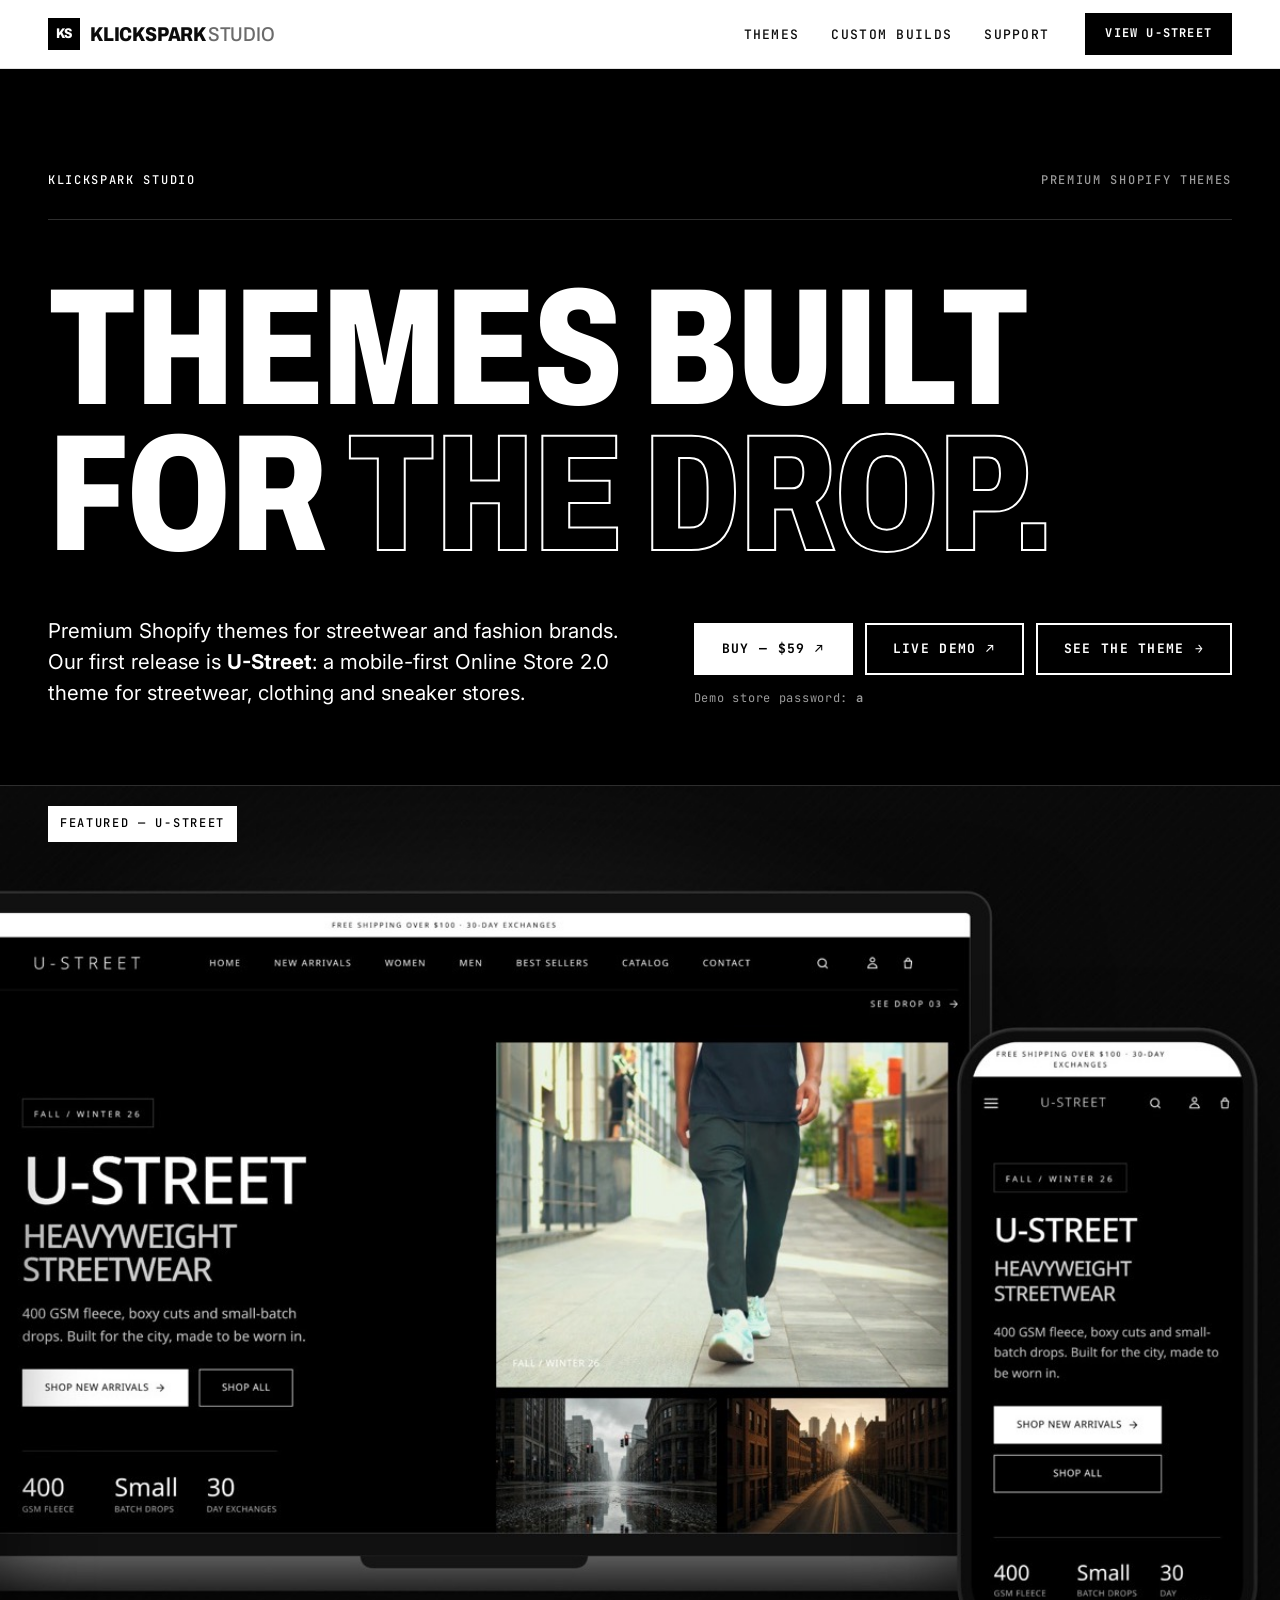
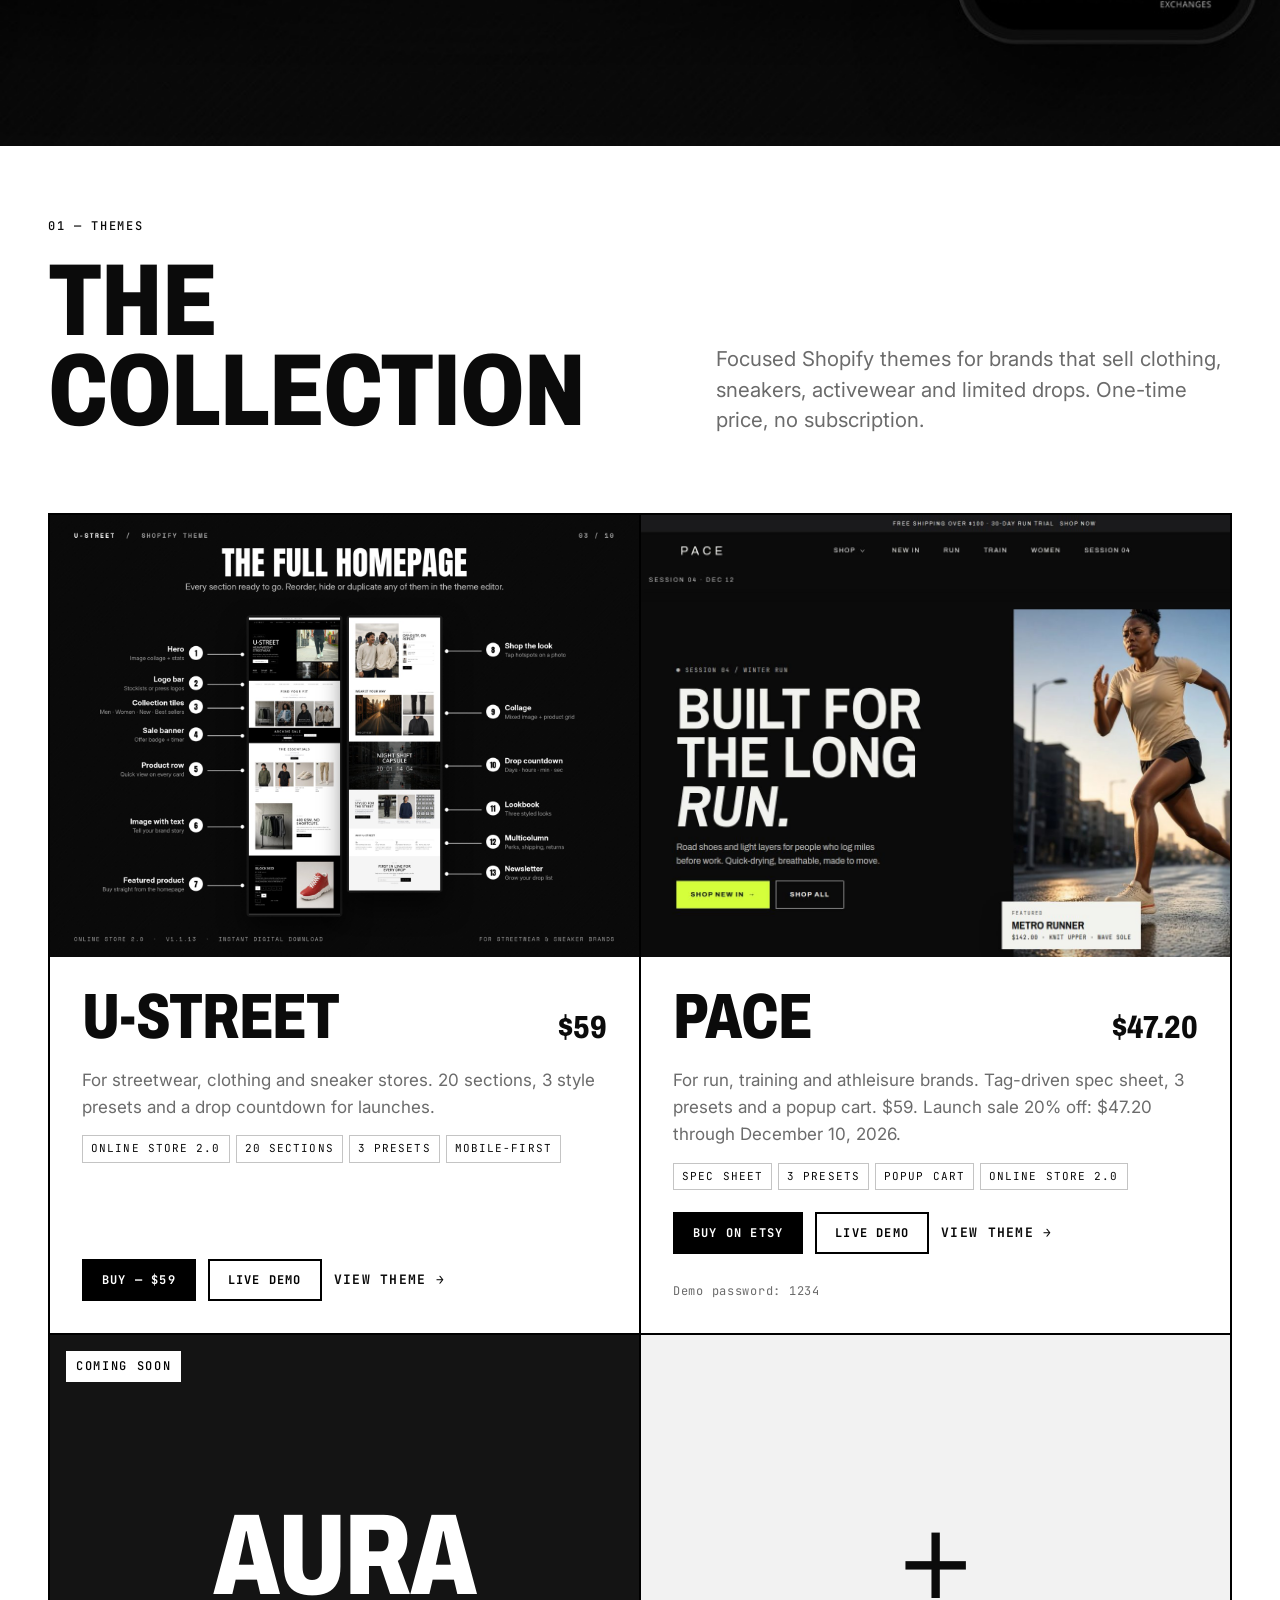
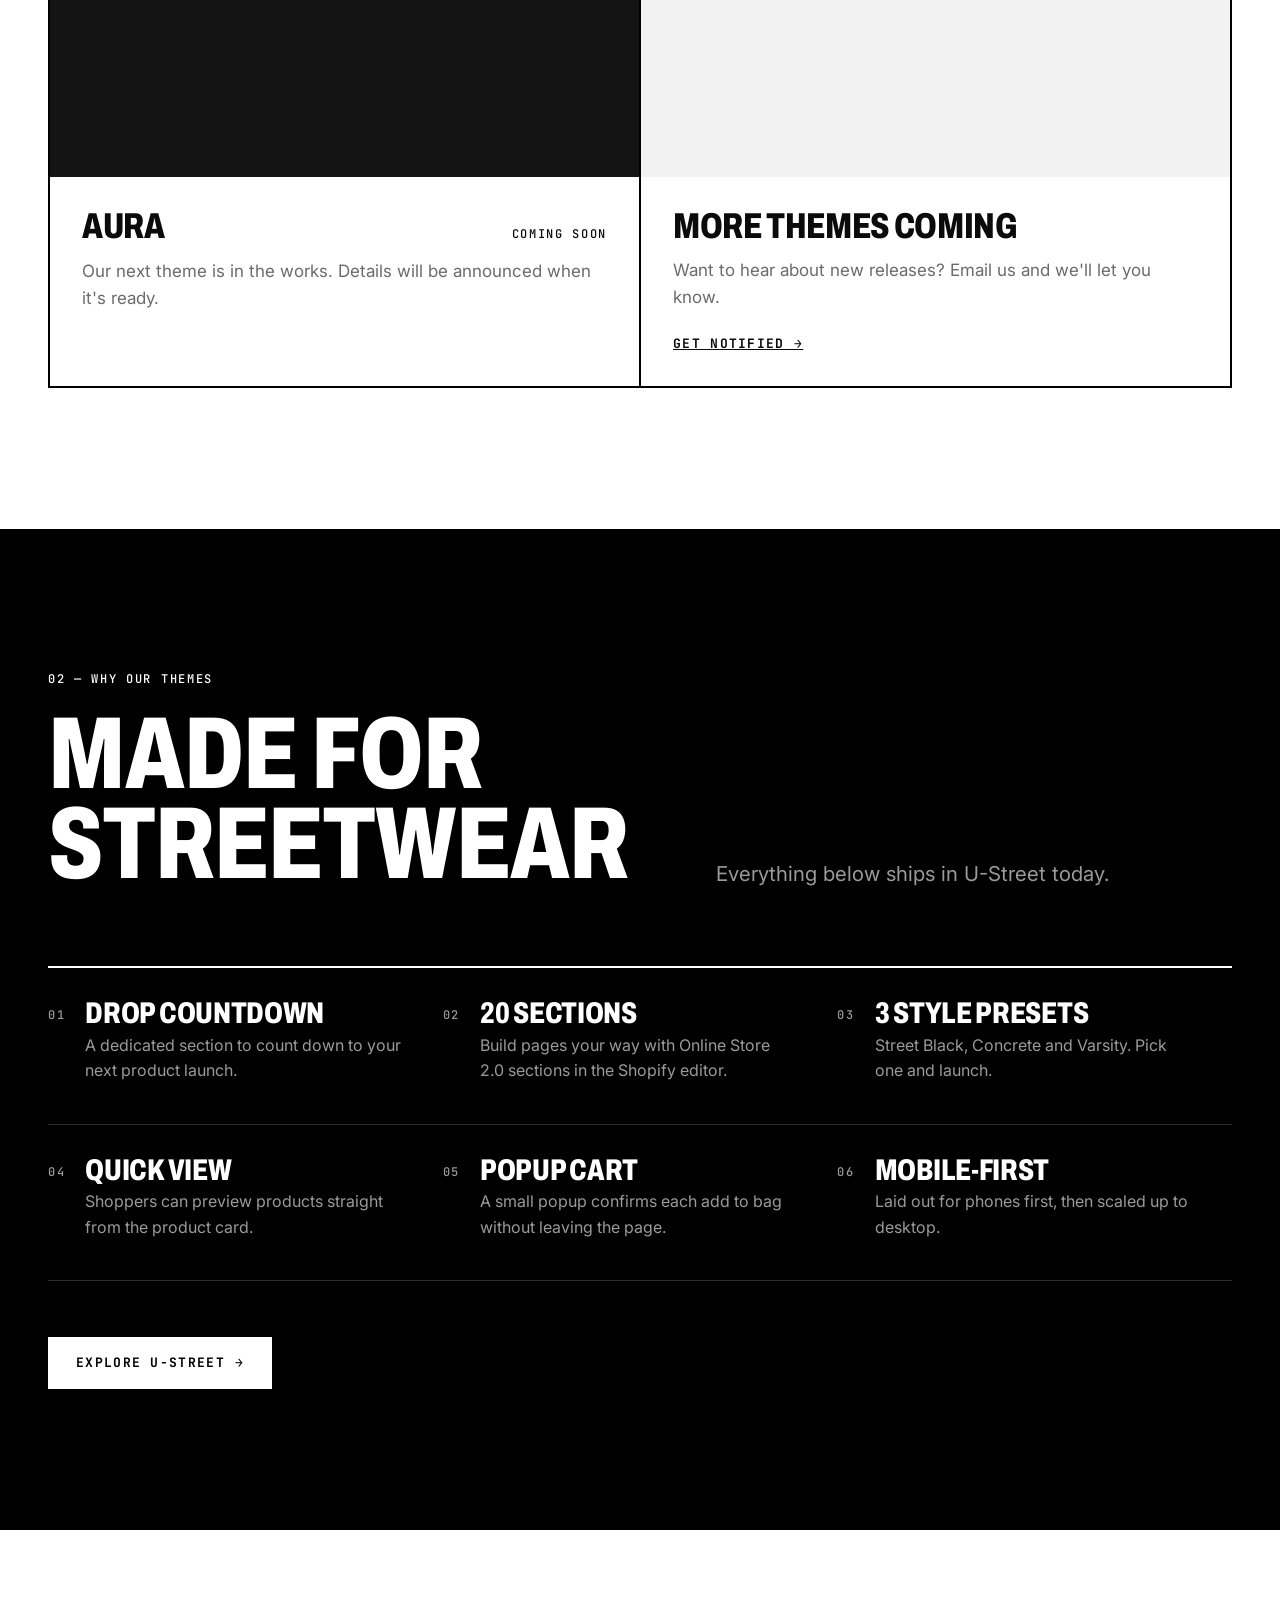
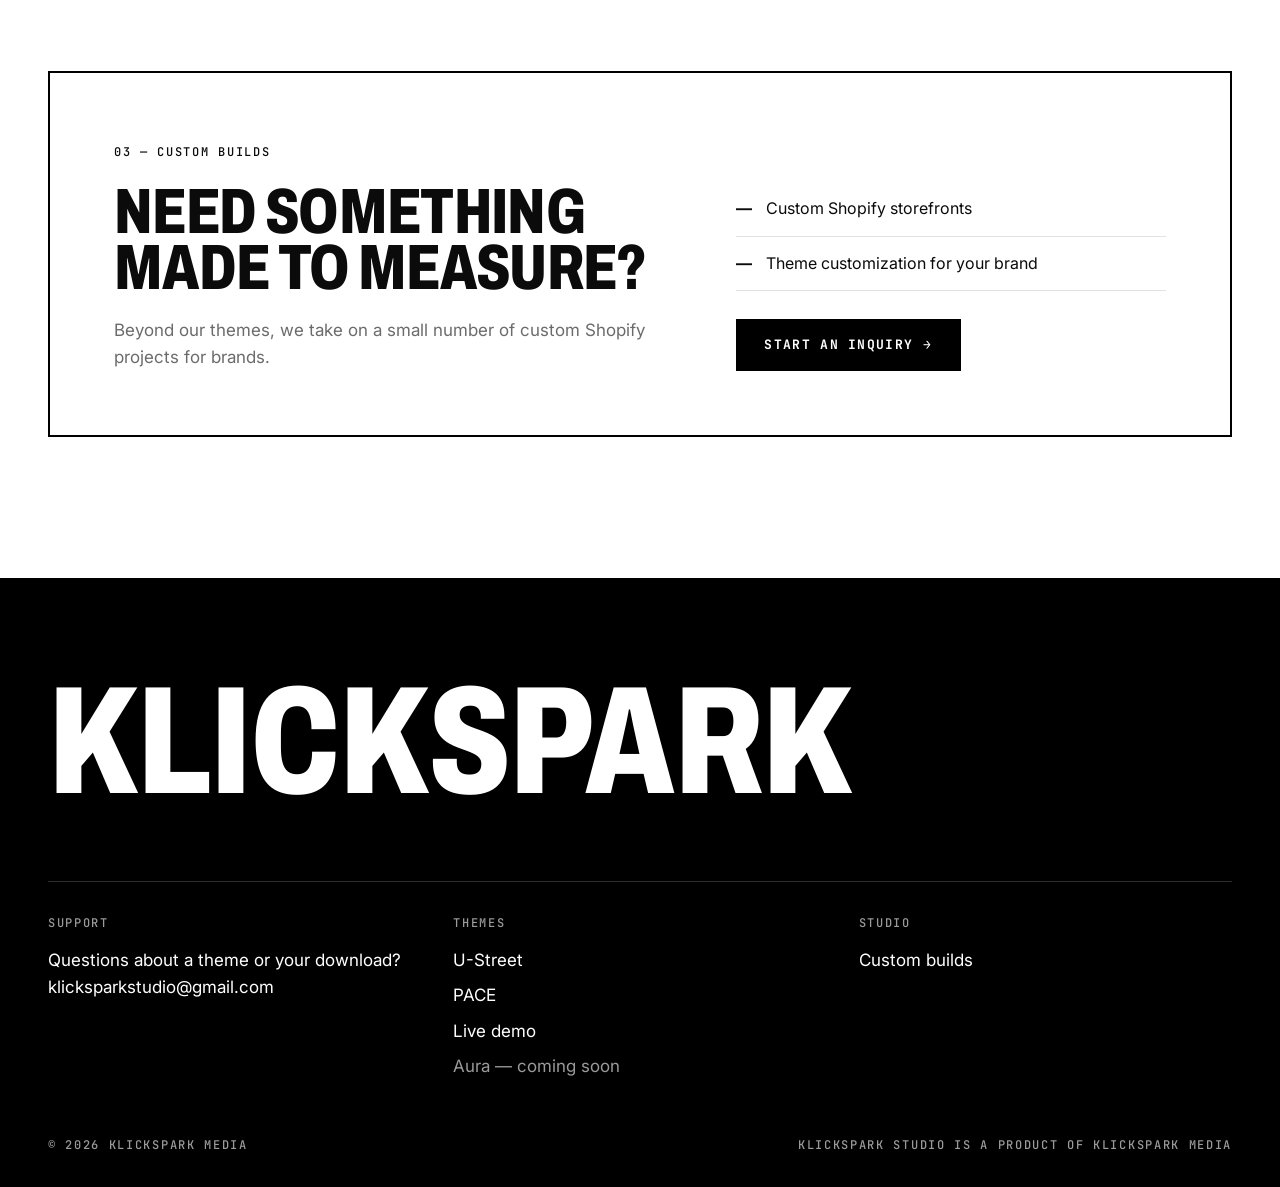
<file: index.html>
<!DOCTYPE html>
<html lang="en">
<head>
  <meta charset="UTF-8">
  <meta name="viewport" content="width=device-width, initial-scale=1">
  <title>KlickSpark Studio — Premium Shopify Themes for Streetwear &amp; Fashion</title>
  <meta name="description" content="KlickSpark Studio makes premium Shopify themes for streetwear and fashion brands. Meet U-Street: an Online Store 2.0 theme with 20 sections, 3 style presets and a drop countdown. $59, one-time.">
  <link rel="canonical" href="https://klicksparkmedia.com/">
  <meta name="theme-color" content="#000000">

  <meta property="og:type" content="website">
  <meta property="og:site_name" content="KlickSpark Studio">
  <meta property="og:title" content="KlickSpark Studio — Premium Shopify Themes">
  <meta property="og:description" content="Premium Shopify themes for streetwear and fashion brands. Meet U-Street.">
  <meta property="og:url" content="https://klicksparkmedia.com/">
  <meta property="og:image" content="https://klicksparkmedia.com/assets/ustreet/hero-crop.jpg">
  <meta property="og:image:width" content="1200">
  <meta property="og:image:height" content="900">
  <meta property="og:image:alt" content="The U-Street Shopify theme shown on laptop and phone screens">
  <meta name="twitter:card" content="summary_large_image">

  <link rel="icon" href="favicon.svg" type="image/svg+xml">
  <link rel="preconnect" href="https://fonts.googleapis.com">
  <link rel="preconnect" href="https://fonts.gstatic.com" crossorigin>
  <link href="https://fonts.googleapis.com/css2?family=Archivo:wdth,wght@62..125,400..900&family=Inter:wght@400;500;600;700&family=JetBrains+Mono:wght@400;500;700&display=swap" rel="stylesheet">
  <link rel="stylesheet" href="styles.css">
</head>
<body>
  <a class="skip-link" href="#main">Skip to content</a>

  <header class="site-header">
    <div class="wrap site-header__inner">
      <a href="index.html" class="brand" aria-label="KlickSpark Studio home">
        <span class="brand__mark" aria-hidden="true">KS</span>
        <span>KlickSpark <span class="brand__sub">Studio</span></span>
      </a>
      <button class="nav-toggle" type="button" aria-expanded="false" aria-controls="site-nav" aria-label="Open menu"><span></span></button>
      <nav class="site-nav" id="site-nav" aria-label="Primary">
        <ul class="site-nav__links">
          <li><a href="#themes">Themes</a></li>
          <li><a href="#custom">Custom builds</a></li>
          <li><a href="#support">Support</a></li>
        </ul>
        <a href="u-street.html" class="btn btn--sm">View U-Street</a>
      </nav>
    </div>
  </header>

  <main id="main">

    <!-- ============ HERO ============ -->
    <section class="hero on-dark" aria-labelledby="hero-title">
      <div class="wrap">
        <div class="hero__top">
          <span class="label">KlickSpark Studio</span>
          <span class="label muted">Premium Shopify themes</span>
        </div>
        <h1 id="hero-title" class="display h-xl hero__title" data-reveal>
          Themes built<br>for <span class="outline">the drop.</span>
        </h1>
        <div class="hero__body" data-reveal>
          <div>
            <p class="lead">Premium Shopify themes for streetwear and fashion brands. Our first release is <strong>U-Street</strong>: a mobile-first Online Store 2.0 theme for streetwear, clothing and sneaker stores.</p>
          </div>
          <div>
            <div class="btn-row">
              <a href="https://klickspark.gumroad.com/l/trmpjd" class="btn" target="_blank" rel="noopener">Buy — $59 <span class="arrow" aria-hidden="true">↗</span><span class="sr-only">(opens Gumroad in a new tab)</span></a>
              <a href="https://klickspark.myshopify.com" class="btn btn--outline" target="_blank" rel="noopener">Live demo <span class="arrow" aria-hidden="true">↗</span><span class="sr-only">(opens in a new tab)</span></a>
              <a href="u-street.html" class="btn btn--outline">See the theme <span class="arrow" aria-hidden="true">→</span></a>
            </div>
            <p class="note muted">Demo store password: <strong>a</strong></p>
          </div>
        </div>
      </div>
      <div class="hero__media">
        <span class="hero__tag label">Featured — U-Street</span>
        <img src="assets/ustreet/hero-crop.jpg" width="1200" height="900"
             alt="The U-Street Shopify theme displayed on a laptop and a phone, showing a black streetwear storefront"
             fetchpriority="high">
      </div>
    </section>

    <!-- ============ THEMES ============ -->
    <section class="section" id="themes" aria-labelledby="themes-title">
      <div class="wrap">
        <div class="section-head">
          <div>
            <span class="label">01 — Themes</span>
            <h2 id="themes-title" class="display h-lg">The collection</h2>
          </div>
          <p class="lead muted">Focused Shopify themes for brands that sell clothing, sneakers, activewear and limited drops. One-time price, no subscription.</p>
        </div>

        <div class="theme-grid">
          <article class="theme-card theme-card--feature">
            <div class="theme-card__media">
              <img src="assets/ustreet/03-homepage.jpg" width="1600" height="1200" loading="lazy"
                   alt="U-Street theme homepage preview">
            </div>
            <div class="theme-card__body">
              <div class="theme-card__row">
                <h3 class="display h-md"><a class="theme-card__link" href="u-street.html">U-Street</a></h3>
                <span class="theme-card__price">$59</span>
              </div>
              <p class="muted">For streetwear, clothing and sneaker stores. 20 sections, 3 style presets and a drop countdown for launches.</p>
              <ul class="tags" aria-label="Highlights">
                <li class="tag">Online Store 2.0</li>
                <li class="tag">20 sections</li>
                <li class="tag">3 presets</li>
                <li class="tag">Mobile-first</li>
              </ul>
              <div class="btn-row theme-card__actions">
                <a href="https://klickspark.gumroad.com/l/trmpjd" class="btn btn--sm" target="_blank" rel="noopener">Buy — $59<span class="sr-only"> (opens Gumroad in a new tab)</span></a>
                <a href="https://klickspark.myshopify.com" class="btn btn--sm btn--outline" target="_blank" rel="noopener">Live demo<span class="sr-only"> (opens in a new tab)</span></a>
                <span class="theme-card__cta" aria-hidden="true">View theme →</span>
              </div>
            </div>
          </article>

          <article class="theme-card theme-card--feature">
            <div class="theme-card__media theme-card__media--pace">
              <img src="assets/pace/hero.jpg" width="1440" height="900" loading="lazy"
                   alt="PACE theme homepage: the PACE logo and the headline Built for the long run, beside a runner on a city street">
            </div>
            <div class="theme-card__body">
              <div class="theme-card__row">
                <h3 class="display h-md"><a class="theme-card__link" href="pace.html">PACE</a></h3>
                <span class="theme-card__price">$47.20</span>
              </div>
              <p class="muted">For run, training and athleisure brands. Tag-driven spec sheet, 3 presets and a popup cart. $59. Launch sale 20% off: $47.20 through December 10, 2026.</p>
              <ul class="tags" aria-label="Highlights">
                <li class="tag">Spec sheet</li>
                <li class="tag">3 presets</li>
                <li class="tag">Popup cart</li>
                <li class="tag">Online Store 2.0</li>
              </ul>
              <div class="btn-row theme-card__actions">
                <a href="https://www.etsy.com/listing/4625929717/pace-shopify-theme-for-activewear" class="btn btn--sm" target="_blank" rel="noopener">Buy on Etsy<span class="sr-only"> (opens in a new tab)</span></a>
                <a href="https://pace.klicksparkmedia.com" class="btn btn--sm btn--outline" target="_blank" rel="noopener">Live demo<span class="sr-only"> (opens in a new tab)</span></a>
                <span class="theme-card__cta" aria-hidden="true">View theme →</span>
              </div>
              <p class="note muted">Demo password: 1234</p>
            </div>
          </article>

          <article class="theme-card">
            <div class="placeholder placeholder--dark" aria-hidden="true">
              <span class="placeholder__badge label">Coming soon</span>
              <span class="display placeholder__word">Aura</span>
            </div>
            <div class="theme-card__body">
              <div class="theme-card__row">
                <h3 class="display h-sm">Aura</h3>
                <span class="label">Coming soon</span>
              </div>
              <p class="muted">Our next theme is in the works. Details will be announced when it's ready.</p>
            </div>
          </article>

          <article class="theme-card">
            <div class="placeholder placeholder--light" aria-hidden="true">
              <span class="placeholder__plus">+</span>
            </div>
            <div class="theme-card__body">
              <div class="theme-card__row">
                <h3 class="display h-sm">More themes coming</h3>
              </div>
              <p class="muted">Want to hear about new releases? Email us and we'll let you know.</p>
              <a class="theme-card__cta" href="mailto:klicksparkstudio@gmail.com?subject=Notify%20me%20about%20new%20themes">Get notified →</a>
            </div>
          </article>
        </div>
      </div>
    </section>

    <!-- ============ WHY ============ -->
    <section class="section section--dark on-dark" aria-labelledby="why-title">
      <div class="wrap">
        <div class="section-head">
          <div>
            <span class="label">02 — Why our themes</span>
            <h2 id="why-title" class="display h-lg">Made for<br>streetwear</h2>
          </div>
          <p class="lead muted">Everything below ships in U-Street today.</p>
        </div>

        <ul class="why-grid">
          <li class="why-item" data-reveal>
            <span class="why-item__num label">01</span>
            <h3 class="display">Drop countdown</h3>
            <p class="muted">A dedicated section to count down to your next product launch.</p>
          </li>
          <li class="why-item" data-reveal>
            <span class="why-item__num label">02</span>
            <h3 class="display">20 sections</h3>
            <p class="muted">Build pages your way with Online Store 2.0 sections in the Shopify editor.</p>
          </li>
          <li class="why-item" data-reveal>
            <span class="why-item__num label">03</span>
            <h3 class="display">3 style presets</h3>
            <p class="muted">Street Black, Concrete and Varsity. Pick one and launch.</p>
          </li>
          <li class="why-item" data-reveal>
            <span class="why-item__num label">04</span>
            <h3 class="display">Quick view</h3>
            <p class="muted">Shoppers can preview products straight from the product card.</p>
          </li>
          <li class="why-item" data-reveal>
            <span class="why-item__num label">05</span>
            <h3 class="display">Popup cart</h3>
            <p class="muted">A small popup confirms each add to bag without leaving the page.</p>
          </li>
          <li class="why-item" data-reveal>
            <span class="why-item__num label">06</span>
            <h3 class="display">Mobile-first</h3>
            <p class="muted">Laid out for phones first, then scaled up to desktop.</p>
          </li>
        </ul>

        <div class="btn-row" style="margin-top:56px">
          <a href="u-street.html" class="btn">Explore U-Street <span class="arrow" aria-hidden="true">→</span></a>
        </div>
      </div>
    </section>

    <!-- ============ CUSTOM BUILDS ============ -->
    <section class="section" id="custom" aria-labelledby="custom-title">
      <div class="wrap">
        <div class="builds" data-reveal>
          <div>
            <span class="label">03 — Custom builds</span>
            <h2 id="custom-title" class="display h-md" style="margin:20px 0 20px">Need something<br>made to measure?</h2>
            <p class="muted">Beyond our themes, we take on a small number of custom Shopify projects for brands.</p>
          </div>
          <div>
            <ul class="builds__list">
              <li>Custom Shopify storefronts</li>
              <li>Theme customization for your brand</li>
            </ul>
            <div class="btn-row" style="margin-top:28px">
              <a href="mailto:klicksparkstudio@gmail.com?subject=Custom%20build%20inquiry" class="btn">Start an inquiry <span class="arrow" aria-hidden="true">→</span></a>
            </div>
          </div>
        </div>
      </div>
    </section>

  </main>

  <footer class="site-footer on-dark" id="support">
    <div class="wrap">
      <p class="display site-footer__big" aria-hidden="true">KlickSpark</p>
      <div class="site-footer__grid">
        <div>
          <h2 class="label">Support</h2>
          <p>Questions about a theme or your download?</p>
          <p><a href="mailto:klicksparkstudio@gmail.com">klicksparkstudio@gmail.com</a></p>
        </div>
        <div>
          <h2 class="label">Themes</h2>
          <ul>
            <li><a href="u-street.html">U-Street</a></li>
            <li><a href="pace.html">PACE</a></li>
            <li><a href="https://klickspark.myshopify.com" target="_blank" rel="noopener">Live demo<span class="sr-only"> (opens in a new tab)</span></a></li>
            <li><span class="muted">Aura — coming soon</span></li>
          </ul>
        </div>
        <div>
          <h2 class="label">Studio</h2>
          <ul>
            <li><a href="#custom">Custom builds</a></li>
          </ul>
        </div>
      </div>
      <div class="site-footer__base label">
        <span>© 2026 KlickSpark Media</span>
        <span>KlickSpark Studio is a product of KlickSpark Media</span>
      </div>
    </div>
  </footer>

  <script src="main.js" defer></script>
</body>
</html>
</file>
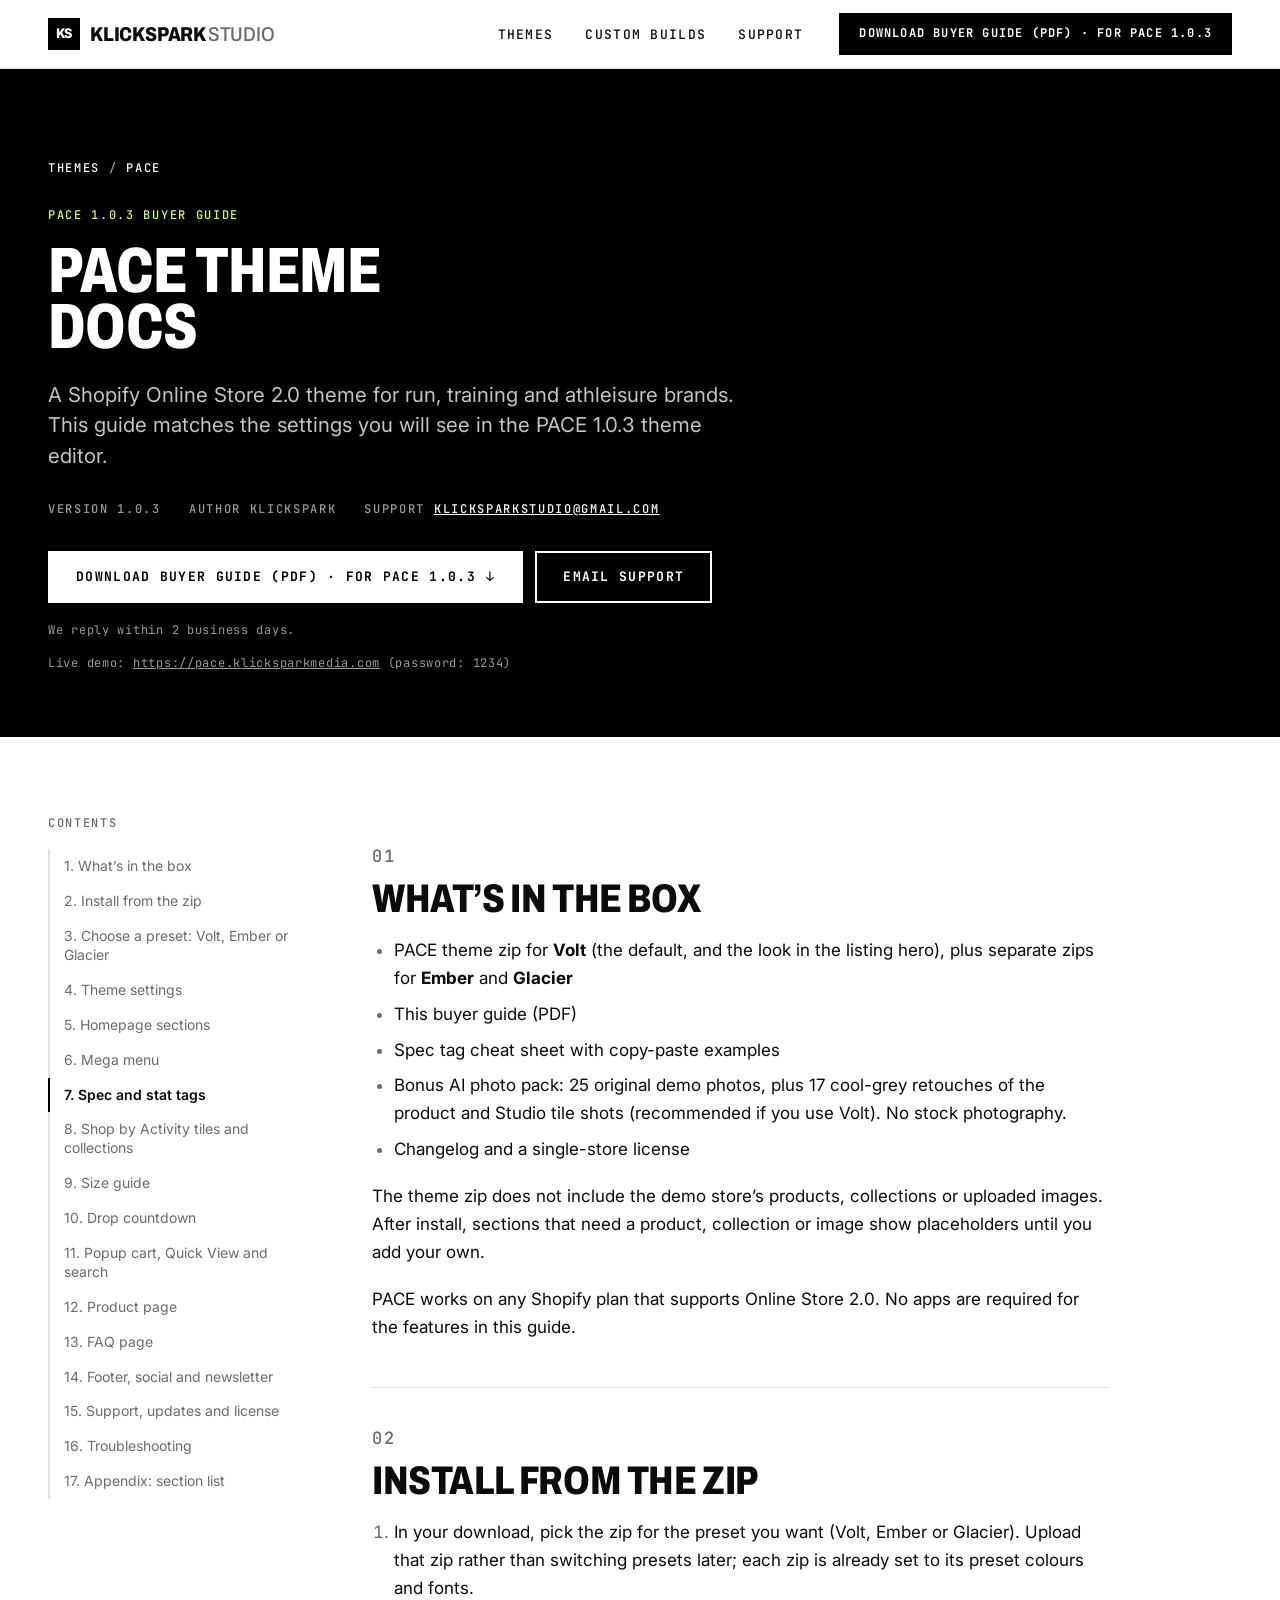
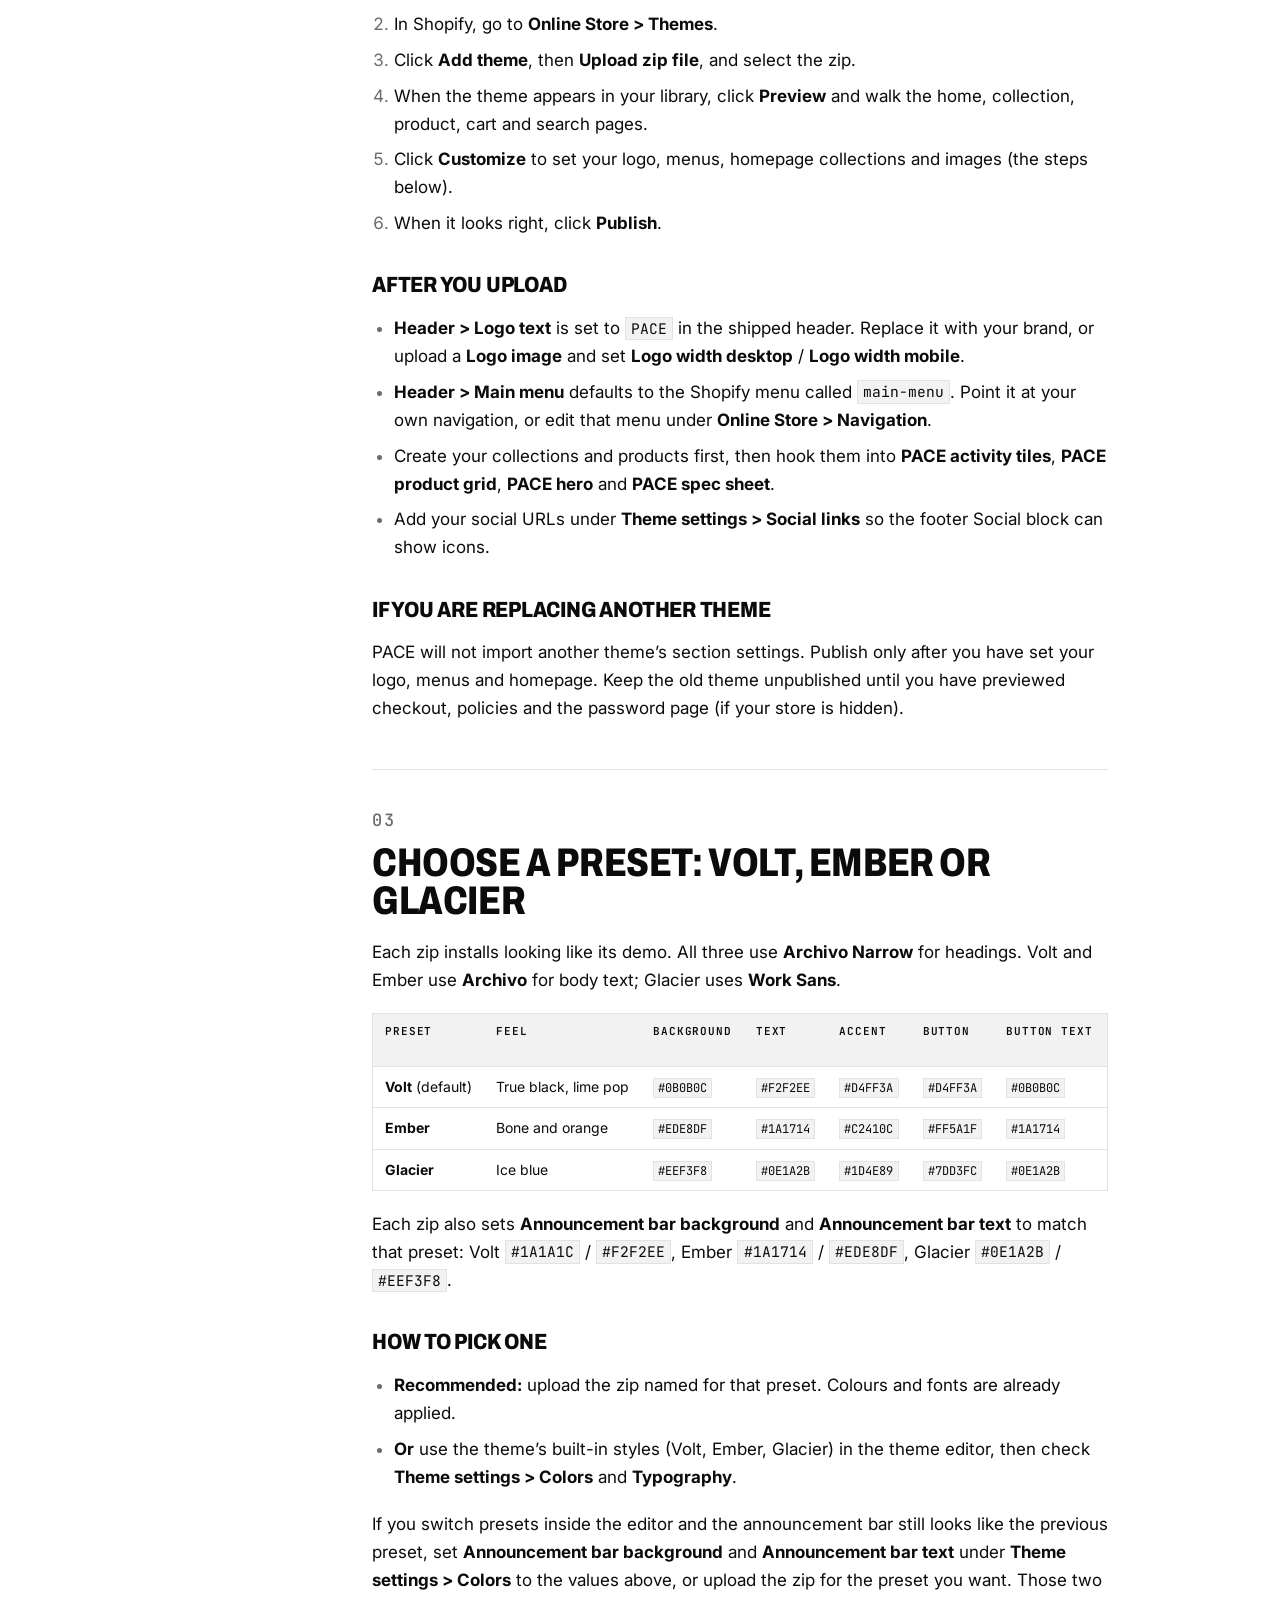
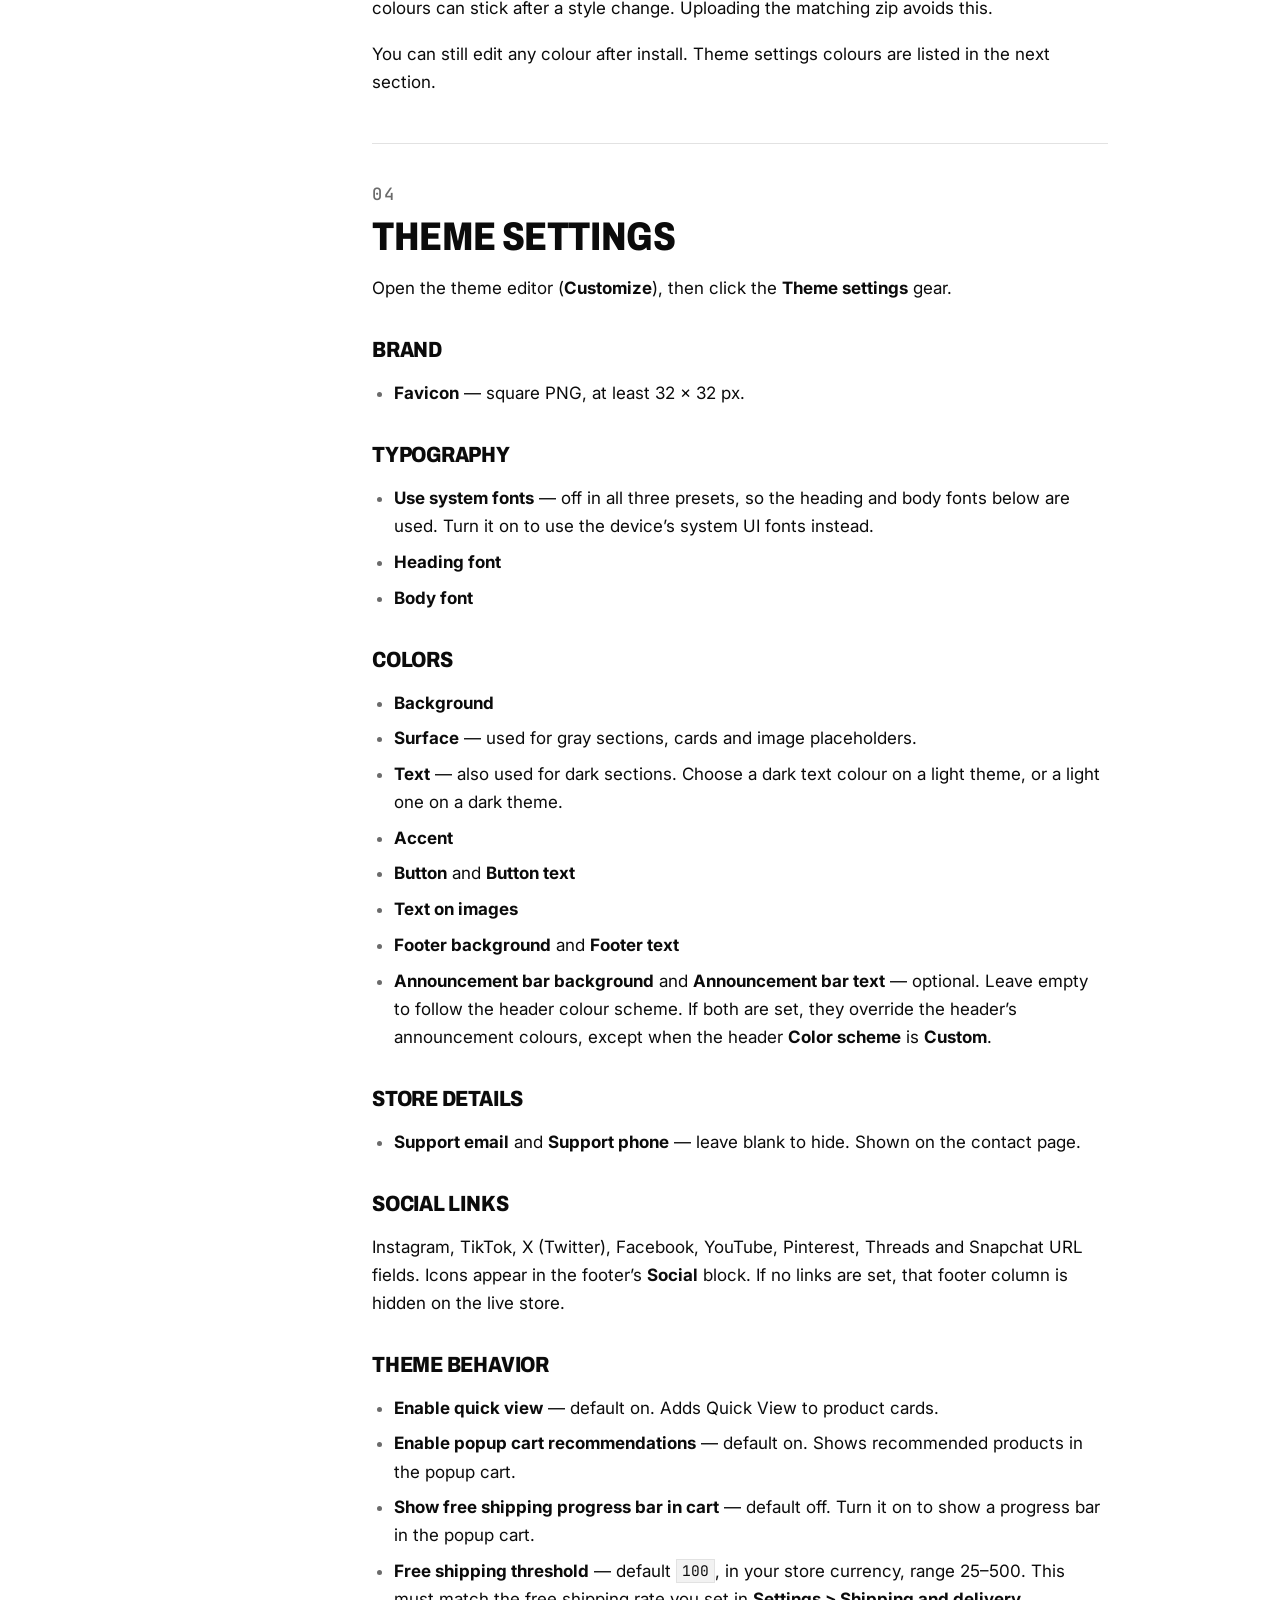
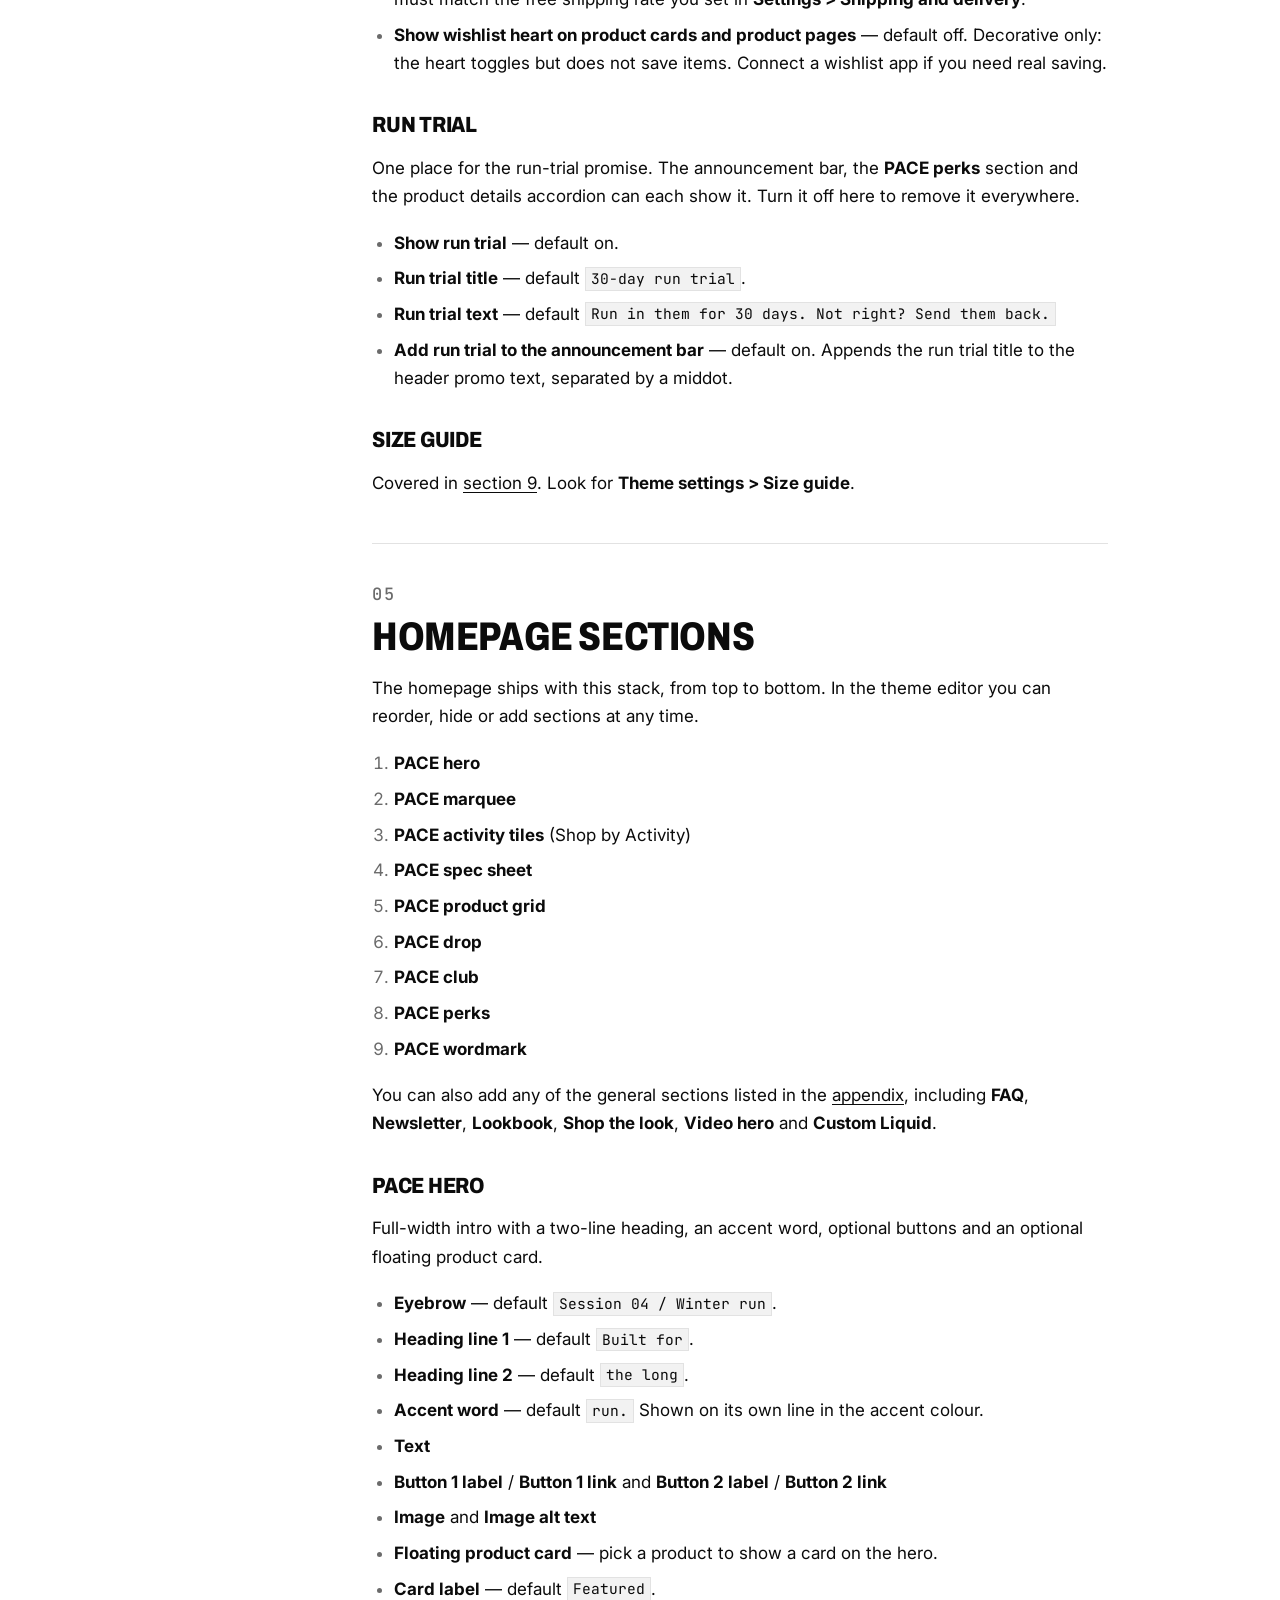
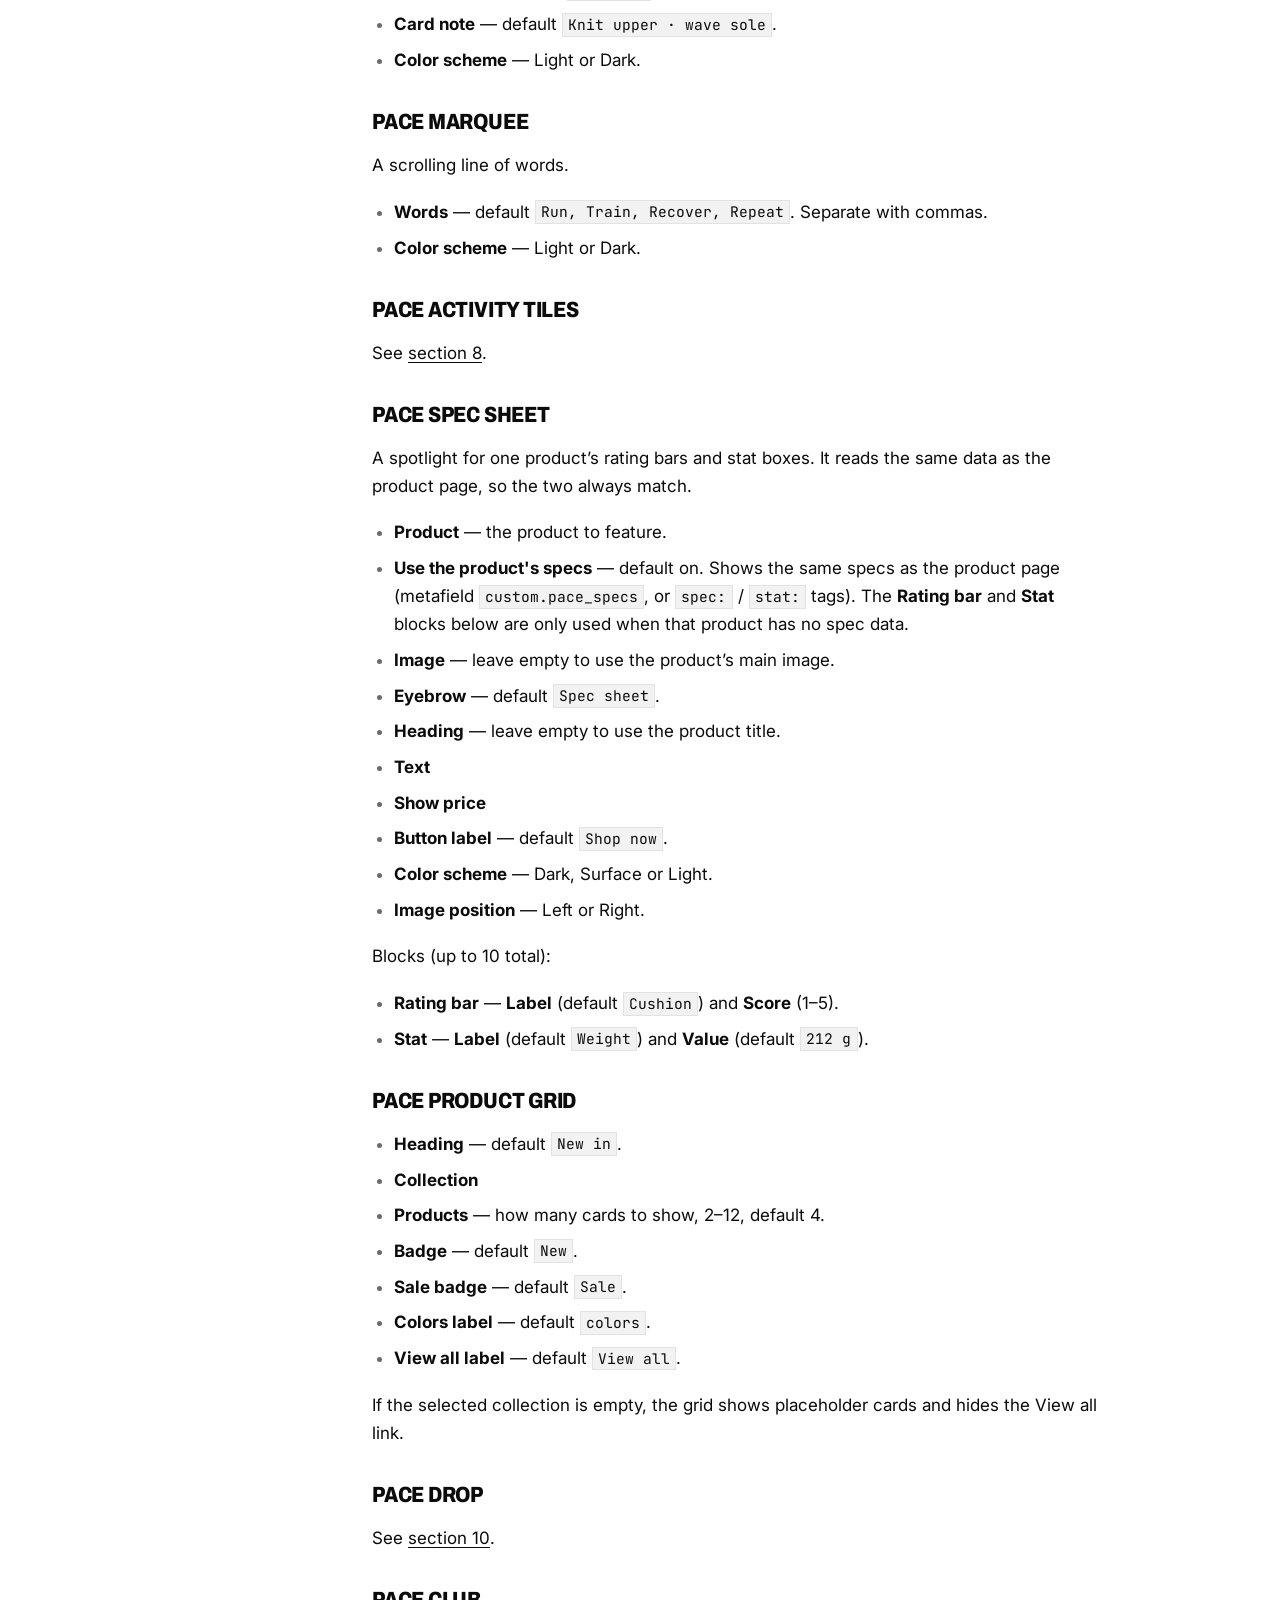
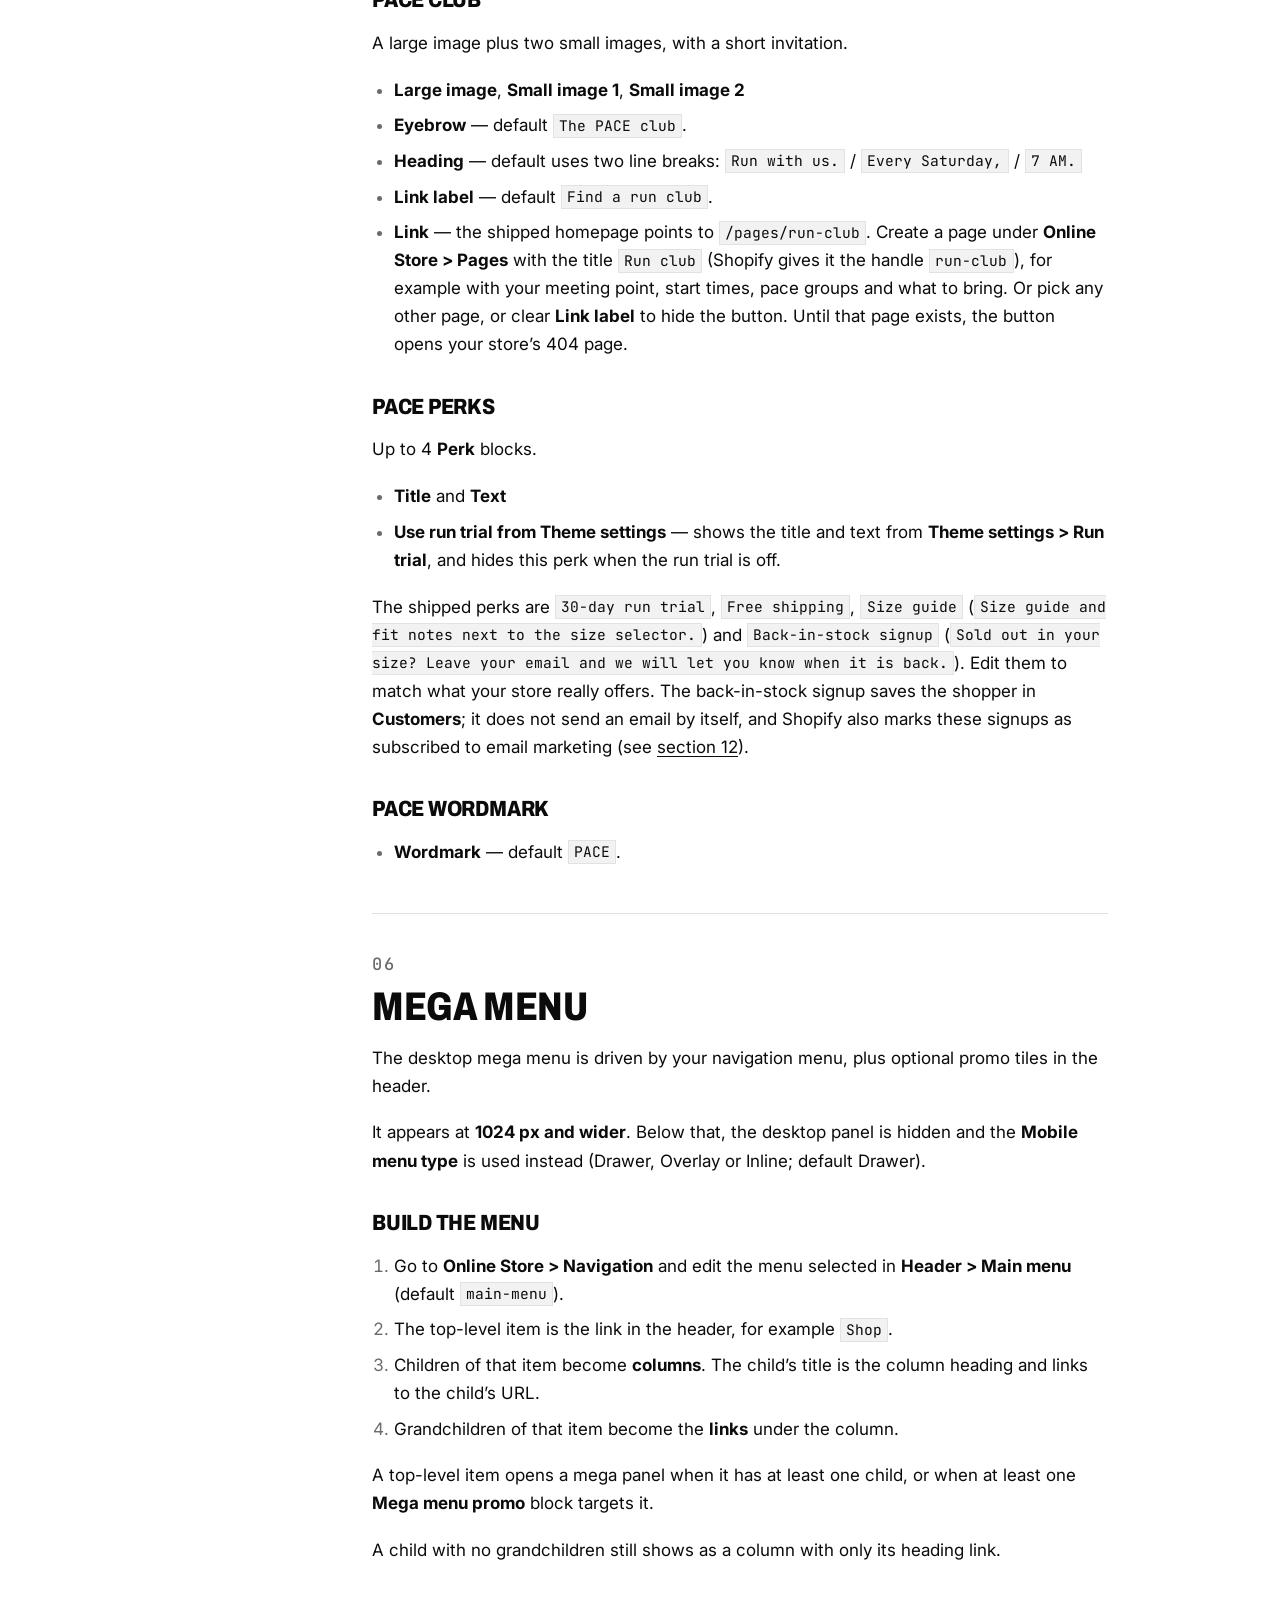
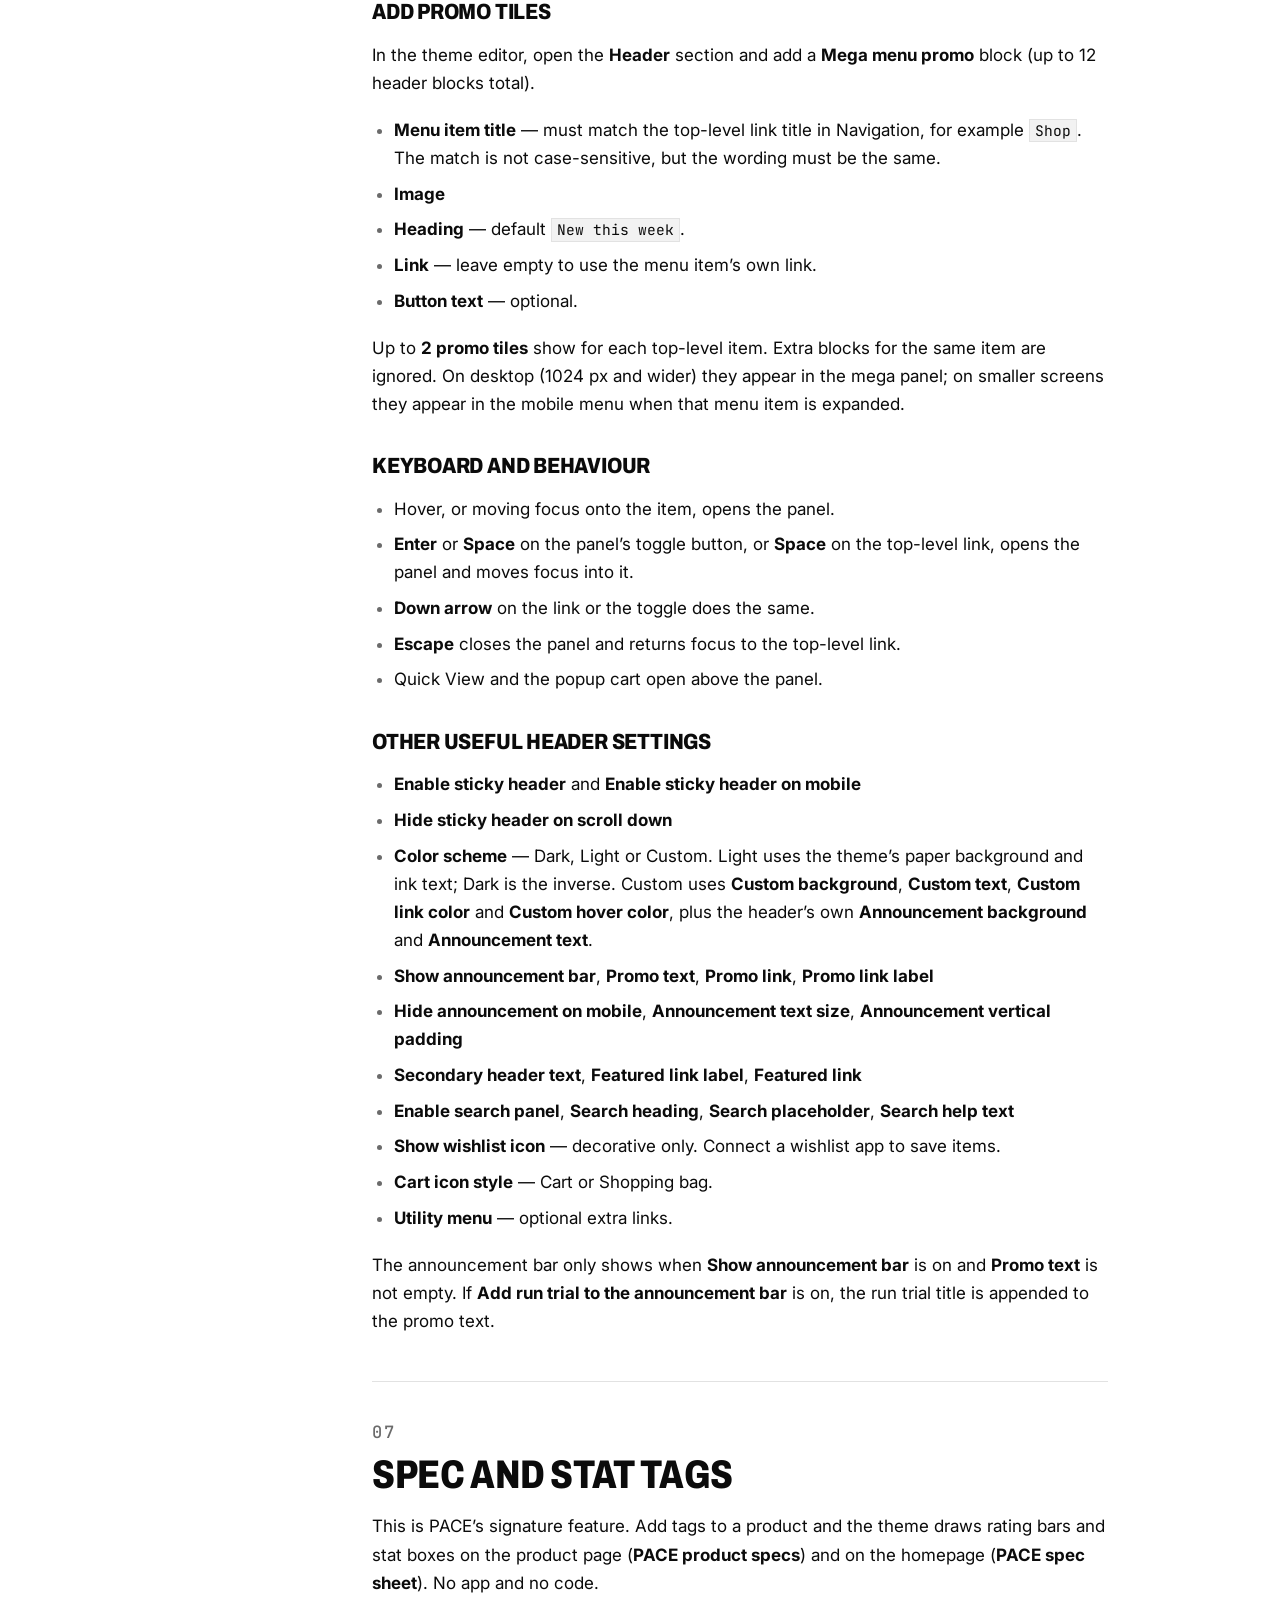
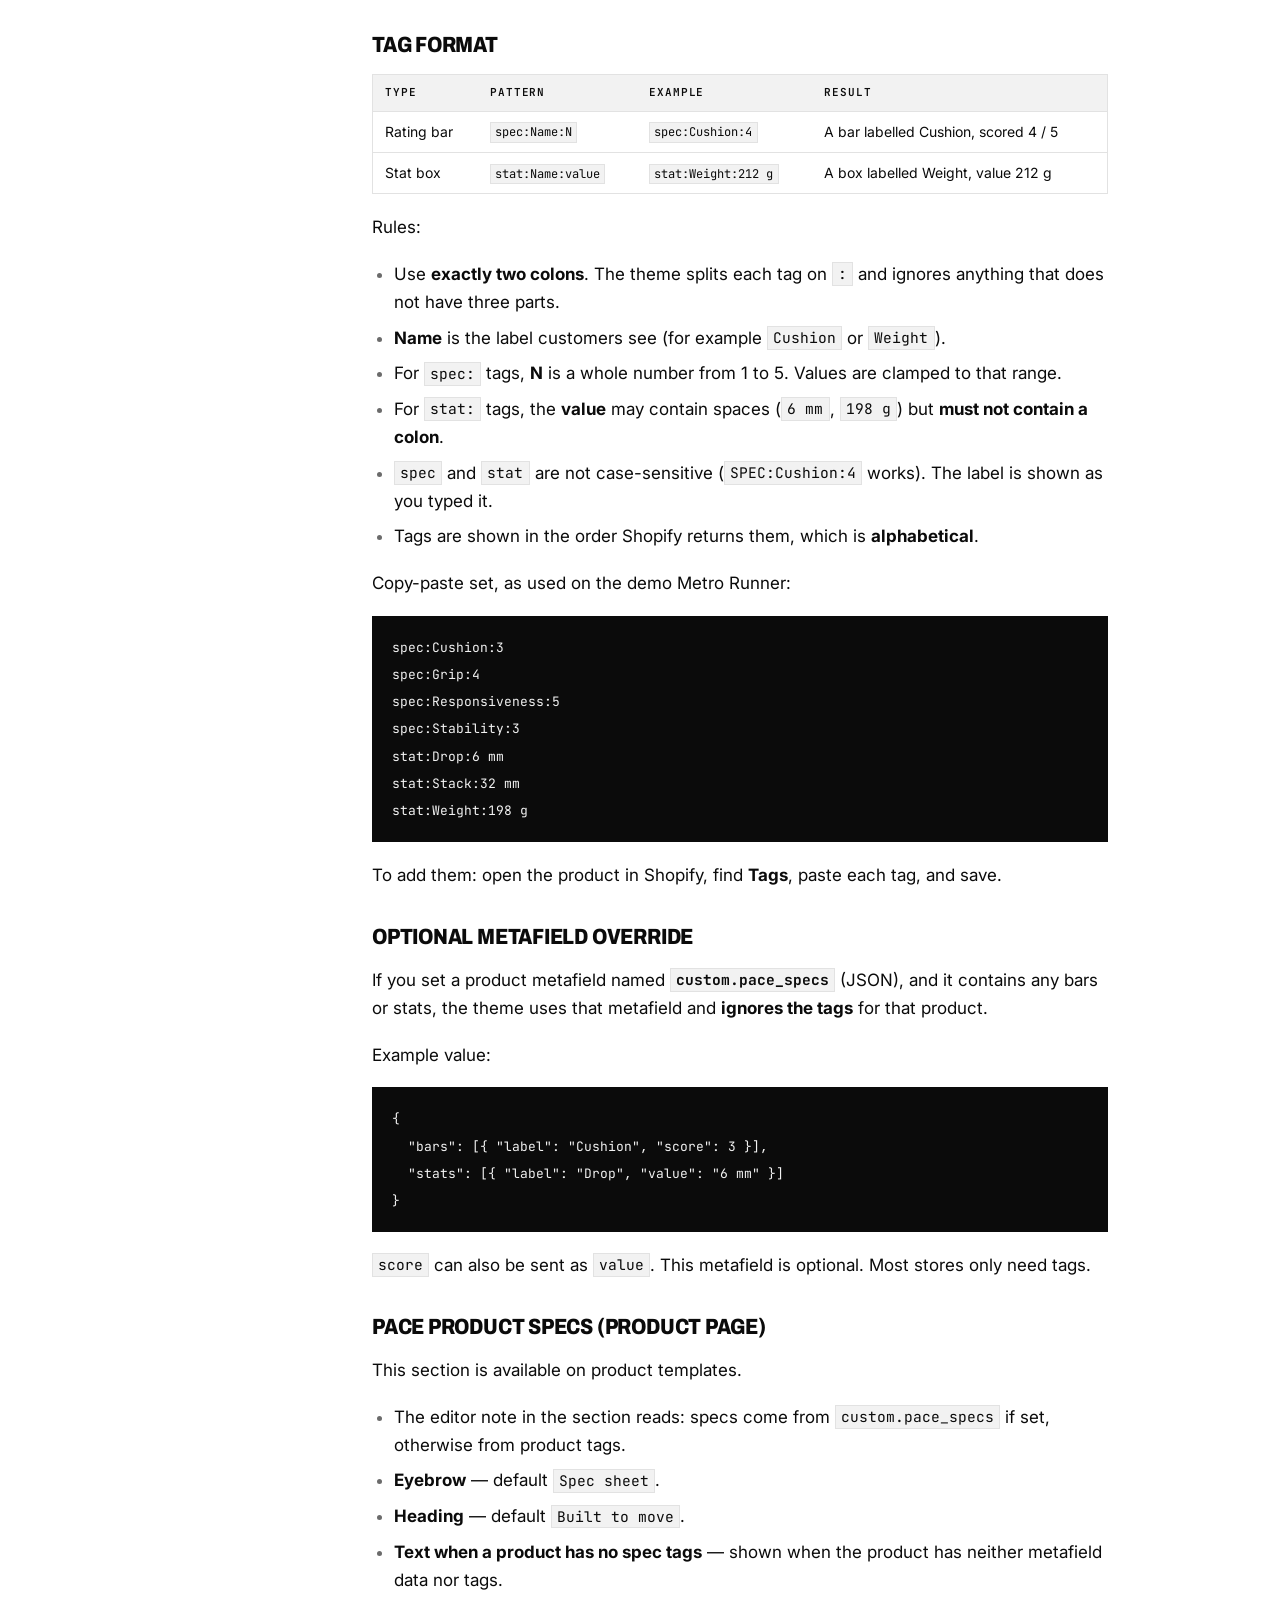
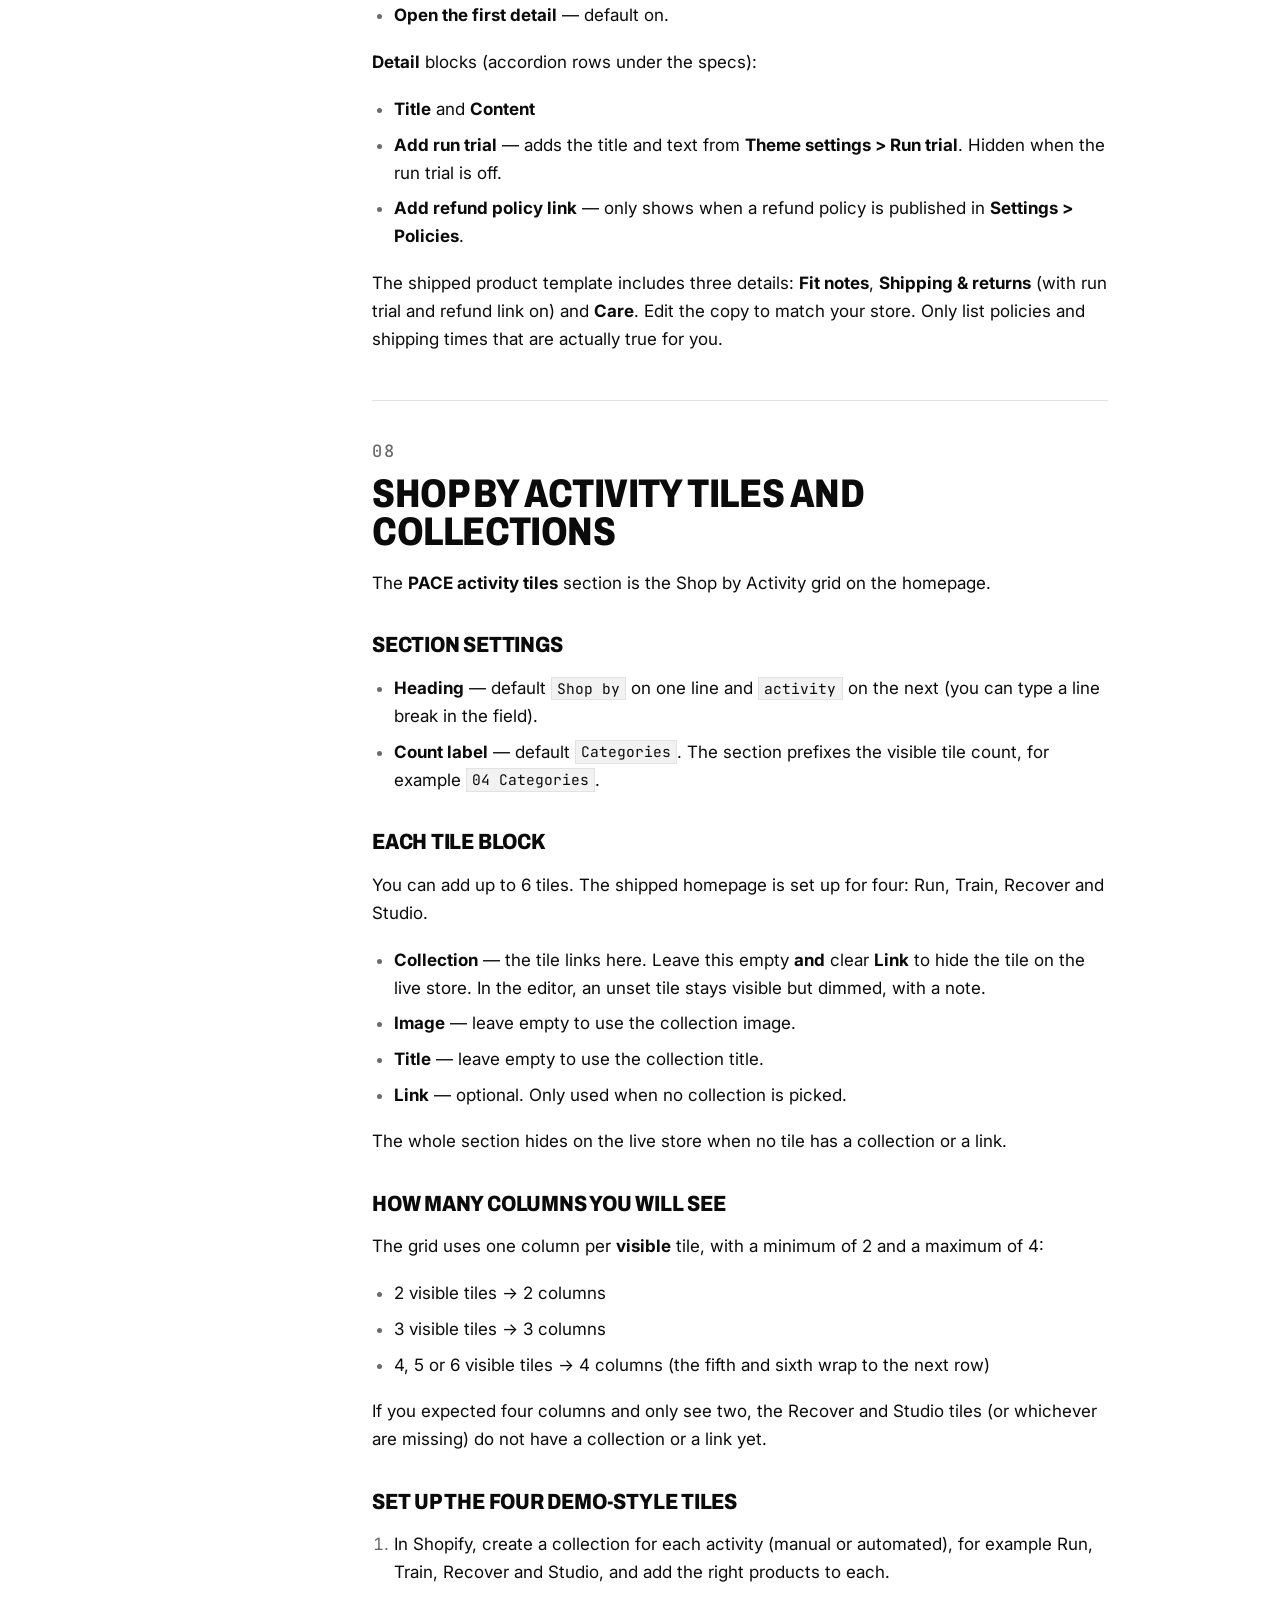
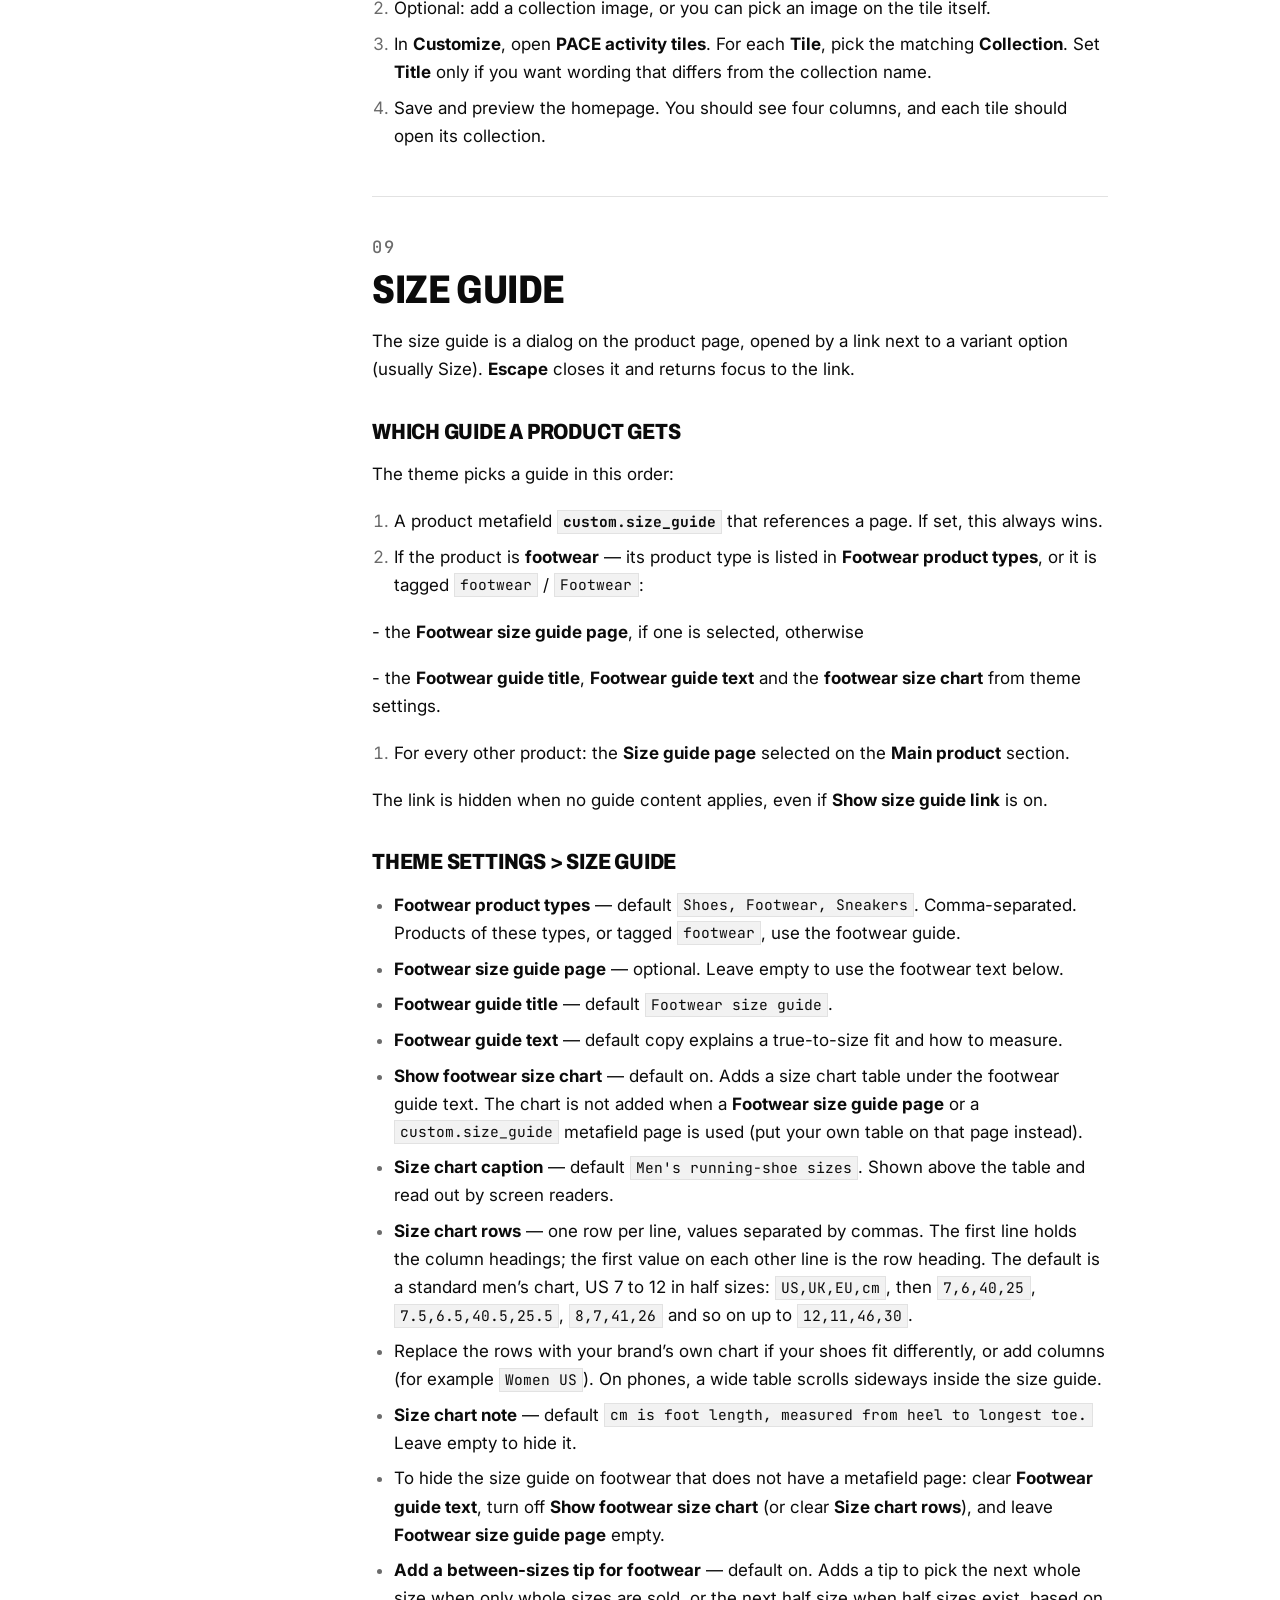
<file: pace-docs.html>
<!DOCTYPE html>
<html lang="en">
<head>
  <meta charset="UTF-8">
  <meta name="viewport" content="width=device-width, initial-scale=1">
  <title>PACE Theme Docs — KlickSpark Studio</title>
  <meta name="description" content="Buyer guide for the PACE 1.0.3 Shopify theme: install, presets, mega menu, spec tags, size guide, drop countdown and the popup cart.">
  <link rel="canonical" href="https://klicksparkmedia.com/pace-docs.html">
  <meta name="theme-color" content="#000000">

  <meta property="og:type" content="article">
  <meta property="og:site_name" content="KlickSpark Studio">
  <meta property="og:title" content="PACE Theme Docs — KlickSpark Studio">
  <meta property="og:description" content="Buyer guide for the PACE 1.0.3 Shopify theme: install, presets, mega menu, spec tags and the popup cart.">
  <meta property="og:url" content="https://klicksparkmedia.com/pace-docs.html">
  <meta name="twitter:card" content="summary">

  <link rel="icon" href="favicon.svg" type="image/svg+xml">
  <link rel="preconnect" href="https://fonts.googleapis.com">
  <link rel="preconnect" href="https://fonts.gstatic.com" crossorigin>
  <link href="https://fonts.googleapis.com/css2?family=Archivo:wdth,wght@62..125,400..900&family=Inter:wght@400;500;600;700&family=JetBrains+Mono:wght@400;500;700&display=swap" rel="stylesheet">
  <link rel="stylesheet" href="styles.css">
  <style>
    /* Scoped typography and layout for the PACE docs page. Site header/footer stay on styles.css. */
    .docs-hero { padding: clamp(48px, 7vw, 96px) 0 clamp(40px, 5vw, 72px); background: var(--black); color: var(--white); }
    .docs-hero__crumbs { margin-bottom: 28px; color: var(--g400); }
    .docs-hero__crumbs a { text-decoration: none; color: var(--white); }
    .docs-hero__crumbs a:hover { text-decoration: underline; }
    .docs-hero__kicker { color: #D4FF3A; margin-bottom: 18px; }
    .docs-hero h1 { margin-bottom: 24px; max-width: 12ch; }
    .docs-hero .lead { color: var(--g300); margin-bottom: 28px; }
    .docs-hero__meta { display: flex; flex-wrap: wrap; gap: 8px 28px; margin: 0 0 32px; color: var(--g400); }
    .docs-hero__meta a { color: var(--white); }
    .docs-hero__actions { display: flex; flex-wrap: wrap; gap: 12px; align-items: center; }

    .docs-hero a, .docs-hero__meta, .docs-hero__demo { overflow-wrap: anywhere; }
    .docs-hero__demo { margin-top: 14px; max-width: 40em; }

    .docs-layout {
      display: grid;
      grid-template-columns: minmax(0, 260px) minmax(0, 1fr);
      gap: clamp(32px, 5vw, 72px);
      padding-top: clamp(40px, 6vw, 80px);
      padding-bottom: clamp(80px, 10vw, 140px);
      align-items: start;
      min-width: 0;
    }

    .docs-toc {
      position: sticky;
      top: calc(var(--header-h) + 16px);
      max-height: calc(100vh - var(--header-h) - 32px);
      overflow: auto;
      padding-right: 8px;
    }
    .docs-toc__title { margin-bottom: 16px; color: var(--g500); }
    .docs-toc ol { list-style: none; padding: 0; margin: 0; }
    .docs-toc li { margin: 0; }
    .docs-toc a {
      display: block;
      text-decoration: none;
      font-size: 14px;
      line-height: 1.35;
      padding: 8px 0 8px 14px;
      border-left: 2px solid var(--g200);
      color: var(--g500);
    }
    .docs-toc a:hover { color: var(--ink); }
    .docs-toc a.is-active {
      color: var(--ink);
      border-left-color: var(--black);
      font-weight: 600;
    }
    .docs-toc a.docs-toc__sub { padding-left: 26px; font-size: 13px; }
    .docs-toc__mobile { display: none; }

    .docs-body { min-width: 0; max-width: 46rem; }
    .docs-body :where(p, ul, ol, table, pre, .docs-table-wrap) { margin: 0 0 1.1em; }
    .docs-body :where(h2, h3) { scroll-margin-top: calc(var(--header-h) + 20px); }
    @media (max-width: 900px) {
      .docs-body :where(h2, h3) { scroll-margin-top: calc(var(--header-h) + 64px); }
    }
    .docs-section { padding: 8px 0 28px; border-top: 1px solid var(--g200); }
    .docs-section:first-child { border-top: 0; padding-top: 0; }
    .docs-kicker { color: var(--g500); margin: 28px 0 10px; }
    .docs-body h2 {
      font-family: var(--display);
      font-weight: 800;
      font-stretch: 80%;
      font-variation-settings: 'wdth' 80;
      text-transform: uppercase;
      letter-spacing: -.01em;
      font-size: clamp(28px, 3.4vw, 40px);
      line-height: 0.95;
      margin: 0 0 18px;
    }
    .docs-body h3 {
      font-family: var(--display);
      font-weight: 800;
      font-stretch: 85%;
      font-variation-settings: 'wdth' 85;
      text-transform: uppercase;
      letter-spacing: -.01em;
      font-size: clamp(18px, 2vw, 22px);
      line-height: 1.2;
      margin: 1.6em 0 0.7em;
    }
    .docs-body p, .docs-body li { font-size: 17px; line-height: 1.65; }
    .docs-body ul, .docs-body ol { padding-left: 1.3em; }
    .docs-body ul { list-style: disc; }
    .docs-body ol { list-style: decimal; }
    .docs-body li { margin: 0 0 0.45em; padding: 0; }
    .docs-body li::marker { color: var(--g500); }
    .docs-body a {
      color: var(--ink);
      text-decoration: underline;
      text-underline-offset: 3px;
      text-decoration-thickness: 1px;
    }
    .docs-body a:hover { text-decoration-thickness: 2px; }
    .docs-body code {
      font-family: var(--mono);
      font-size: 0.86em;
      background: var(--g100);
      border: 1px solid var(--g200);
      padding: 0.1em 0.35em;
      word-break: break-word;
    }
    .docs-body pre {
      background: var(--ink);
      color: var(--g100);
      padding: 18px 20px;
      overflow-x: auto;
      -webkit-overflow-scrolling: touch;
    }
    .docs-body pre code {
      background: none;
      border: 0;
      padding: 0;
      color: inherit;
      font-size: 13px;
      line-height: 1.55;
      word-break: normal;
      white-space: pre;
    }
    .docs-section, .docs-table-wrap { min-width: 0; }
    .docs-table-wrap {
      display: block;
      max-width: 100%;
      overflow-x: auto;
      -webkit-overflow-scrolling: touch;
      border: 1px solid var(--g200);
    }
    .docs-body table {
      width: 100%;
      border-collapse: collapse;
      font-size: 14px;
      line-height: 1.45;
      margin: 0;
    }
    .docs-body th, .docs-body td {
      text-align: left;
      vertical-align: top;
      padding: 10px 12px;
      border-bottom: 1px solid var(--g200);
      white-space: nowrap;
    }
    .docs-body td:last-child, .docs-body th:last-child { white-space: normal; }
    .docs-body th {
      font-family: var(--mono);
      font-size: 11px;
      font-weight: 600;
      letter-spacing: .08em;
      text-transform: uppercase;
      background: var(--g100);
    }
    .docs-body tr:last-child td { border-bottom: 0; }
    .docs-end {
      margin-top: 48px;
      padding-top: 24px;
      border-top: 1px solid var(--g200);
      color: var(--g500);
      font-family: var(--mono);
      font-size: 12px;
      letter-spacing: .06em;
    }

    @media (max-width: 900px) {
      .docs-layout { grid-template-columns: 1fr; gap: 0; padding-top: 0; }
      .docs-toc {
        position: sticky;
        top: var(--header-h);
        z-index: 90;
        max-height: none;
        overflow: visible;
        padding: 0;
        margin: 0 calc(-1 * var(--gutter));
        background: rgba(255,255,255,.94);
        -webkit-backdrop-filter: blur(10px); backdrop-filter: blur(10px);
        border-bottom: 1px solid var(--g200);
      }
      .docs-toc__desktop { display: none; }
      .docs-toc__mobile { display: block; }
      .docs-toc__mobile > summary {
        list-style: none;
        cursor: pointer;
        font-family: var(--mono);
        font-size: 12px;
        font-weight: 500;
        letter-spacing: .14em;
        text-transform: uppercase;
        padding: 14px var(--gutter);
        display: flex;
        justify-content: space-between;
        align-items: center;
      }
      .docs-toc__mobile > summary::-webkit-details-marker { display: none; }
      .docs-toc__mobile > summary::after { content: '+'; font-size: 18px; line-height: 1; }
      .docs-toc__mobile[open] > summary::after { content: '–'; }
      .docs-toc__mobile ol { padding: 0 var(--gutter) 16px; max-height: min(60vh, 420px); overflow: auto; }
      .docs-body { padding-top: 32px; }
    }
  </style>
</head>
<body>
  <a class="skip-link" href="#main">Skip to content</a>

  <header class="site-header">
    <div class="wrap site-header__inner">
      <a href="index.html" class="brand" aria-label="KlickSpark Studio home">
        <span class="brand__mark" aria-hidden="true">KS</span>
        <span>KlickSpark <span class="brand__sub">Studio</span></span>
      </a>
      <button class="nav-toggle" type="button" aria-expanded="false" aria-controls="site-nav" aria-label="Open menu"><span></span></button>
      <nav class="site-nav" id="site-nav" aria-label="Primary">
        <ul class="site-nav__links">
          <li><a href="index.html#themes">Themes</a></li>
          <li><a href="index.html#custom">Custom builds</a></li>
          <li><a href="#support">Support</a></li>
        </ul>
        <a href="/downloads/PACE-Docs-v1.0.pdf" class="btn btn--sm">Download Buyer Guide (PDF) · for PACE 1.0.3</a>
      </nav>
    </div>
  </header>

  <main id="main">
    <section class="docs-hero on-dark" aria-labelledby="docs-title">
      <div class="wrap">
        <p class="docs-hero__crumbs label"><a href="index.html#themes">Themes</a> / <a href="pace.html">PACE</a></p>
        <p class="docs-hero__kicker label">PACE 1.0.3 buyer guide</p>
        <h1 id="docs-title" class="display h-md">PACE Theme Docs</h1>
        <p class="lead">A Shopify Online Store 2.0 theme for run, training and athleisure brands. This guide matches the settings you will see in the PACE 1.0.3 theme editor.</p>
        <ul class="docs-hero__meta label">
          <li>Version 1.0.3</li>
          <li>Author KlickSpark</li>
          <li>Support <a href="mailto:klicksparkstudio@gmail.com">klicksparkstudio@gmail.com</a></li>
        </ul>
        <div class="docs-hero__actions">
          <a href="/downloads/PACE-Docs-v1.0.pdf" class="btn">Download Buyer Guide (PDF) · for PACE 1.0.3 <span class="arrow" aria-hidden="true">↓</span></a>
          <a href="mailto:klicksparkstudio@gmail.com" class="btn btn--outline">Email support</a>
        </div>
        <p class="note muted" style="margin-top:18px">We reply within 2 business days.</p>
        <p class="note muted docs-hero__demo">Live demo: <a href="https://pace.klicksparkmedia.com">https://pace.klicksparkmedia.com</a> (password: 1234)</p>
      </div>
    </section>

    <div class="wrap docs-layout">
      <nav class="docs-toc" aria-label="On this page">
        <div class="docs-toc__desktop">
          <p class="docs-toc__title label">Contents</p>
          <ol><li><a href="#1-whats-in-the-box">1. What’s in the box</a></li><li><a href="#2-install-from-the-zip">2. Install from the zip</a></li><li><a href="#3-choose-a-preset-volt-ember-or-glacier">3. Choose a preset: Volt, Ember or Glacier</a></li><li><a href="#4-theme-settings">4. Theme settings</a></li><li><a href="#5-homepage-sections">5. Homepage sections</a></li><li><a href="#6-mega-menu">6. Mega menu</a></li><li><a href="#7-spec-and-stat-tags">7. Spec and stat tags</a></li><li><a href="#8-shop-by-activity-tiles-and-collections">8. Shop by Activity tiles and collections</a></li><li><a href="#9-size-guide">9. Size guide</a></li><li><a href="#10-drop-countdown">10. Drop countdown</a></li><li><a href="#11-popup-cart-quick-view-and-search">11. Popup cart, Quick View and search</a></li><li><a href="#12-product-page">12. Product page</a></li><li><a href="#13-faq-page">13. FAQ page</a></li><li><a href="#14-footer-social-and-newsletter">14. Footer, social and newsletter</a></li><li><a href="#15-support-updates-and-license">15. Support, updates and license</a></li><li><a href="#16-troubleshooting">16. Troubleshooting</a></li><li><a href="#17-appendix-section-list">17. Appendix: section list</a></li></ol>
        </div>
        <details class="docs-toc__mobile">
          <summary>Contents</summary>
          <ol><li><a href="#1-whats-in-the-box">1. What’s in the box</a></li><li><a href="#2-install-from-the-zip">2. Install from the zip</a></li><li><a href="#3-choose-a-preset-volt-ember-or-glacier">3. Choose a preset: Volt, Ember or Glacier</a></li><li><a href="#4-theme-settings">4. Theme settings</a></li><li><a href="#5-homepage-sections">5. Homepage sections</a></li><li><a href="#6-mega-menu">6. Mega menu</a></li><li><a href="#7-spec-and-stat-tags">7. Spec and stat tags</a></li><li><a href="#8-shop-by-activity-tiles-and-collections">8. Shop by Activity tiles and collections</a></li><li><a href="#9-size-guide">9. Size guide</a></li><li><a href="#10-drop-countdown">10. Drop countdown</a></li><li><a href="#11-popup-cart-quick-view-and-search">11. Popup cart, Quick View and search</a></li><li><a href="#12-product-page">12. Product page</a></li><li><a href="#13-faq-page">13. FAQ page</a></li><li><a href="#14-footer-social-and-newsletter">14. Footer, social and newsletter</a></li><li><a href="#15-support-updates-and-license">15. Support, updates and license</a></li><li><a href="#16-troubleshooting">16. Troubleshooting</a></li><li><a href="#17-appendix-section-list">17. Appendix: section list</a></li></ol>
        </details>
      </nav>
      <article class="docs-body">
        <section class="docs-section" aria-labelledby="1-whats-in-the-box"><p class="docs-kicker label">01</p><h2 id="1-whats-in-the-box">What’s in the box</h2>
<ul><li>PACE theme zip for <strong>Volt</strong> (the default, and the look in the listing hero), plus separate zips for <strong>Ember</strong> and <strong>Glacier</strong></li><li>This buyer guide (PDF)</li><li>Spec tag cheat sheet with copy-paste examples</li><li>Bonus AI photo pack: 25 original demo photos, plus 17 cool-grey retouches of the product and Studio tile shots (recommended if you use Volt). No stock photography.</li><li>Changelog and a single-store license</li></ul>
<p>The theme zip does not include the demo store’s products, collections or uploaded images. After install, sections that need a product, collection or image show placeholders until you add your own.</p>
<p>PACE works on any Shopify plan that supports Online Store 2.0. No apps are required for the features in this guide.</p>
</section><section class="docs-section" aria-labelledby="2-install-from-the-zip"><p class="docs-kicker label">02</p><h2 id="2-install-from-the-zip">Install from the zip</h2>
<ol><li>In your download, pick the zip for the preset you want (Volt, Ember or Glacier). Upload that zip rather than switching presets later; each zip is already set to its preset colours and fonts.</li><li>In Shopify, go to <strong>Online Store &gt; Themes</strong>.</li><li>Click <strong>Add theme</strong>, then <strong>Upload zip file</strong>, and select the zip.</li><li>When the theme appears in your library, click <strong>Preview</strong> and walk the home, collection, product, cart and search pages.</li><li>Click <strong>Customize</strong> to set your logo, menus, homepage collections and images (the steps below).</li><li>When it looks right, click <strong>Publish</strong>.</li></ol>
<h3 id="after-you-upload">After you upload</h3>
<ul><li><strong>Header &gt; Logo text</strong> is set to <code>PACE</code> in the shipped header. Replace it with your brand, or upload a <strong>Logo image</strong> and set <strong>Logo width desktop</strong> / <strong>Logo width mobile</strong>.</li><li><strong>Header &gt; Main menu</strong> defaults to the Shopify menu called <code>main-menu</code>. Point it at your own navigation, or edit that menu under <strong>Online Store &gt; Navigation</strong>.</li><li>Create your collections and products first, then hook them into <strong>PACE activity tiles</strong>, <strong>PACE product grid</strong>, <strong>PACE hero</strong> and <strong>PACE spec sheet</strong>.</li><li>Add your social URLs under <strong>Theme settings &gt; Social links</strong> so the footer Social block can show icons.</li></ul>
<h3 id="if-you-are-replacing-another-theme">If you are replacing another theme</h3>
<p>PACE will not import another theme’s section settings. Publish only after you have set your logo, menus and homepage. Keep the old theme unpublished until you have previewed checkout, policies and the password page (if your store is hidden).</p>
</section><section class="docs-section" aria-labelledby="3-choose-a-preset-volt-ember-or-glacier"><p class="docs-kicker label">03</p><h2 id="3-choose-a-preset-volt-ember-or-glacier">Choose a preset: Volt, Ember or Glacier</h2>
<p>Each zip installs looking like its demo. All three use <strong>Archivo Narrow</strong> for headings. Volt and Ember use <strong>Archivo</strong> for body text; Glacier uses <strong>Work Sans</strong>.</p>
<div class="docs-table-wrap" tabindex="0"><table><thead><tr><th>Preset</th><th>Feel</th><th>Background</th><th>Text</th><th>Accent</th><th>Button</th><th>Button text</th><th>Footer background</th></tr></thead><tbody><tr><td><strong>Volt</strong> (default)</td><td>True black, lime pop</td><td><code>#0B0B0C</code></td><td><code>#F2F2EE</code></td><td><code>#D4FF3A</code></td><td><code>#D4FF3A</code></td><td><code>#0B0B0C</code></td><td><code>#050506</code></td></tr><tr><td><strong>Ember</strong></td><td>Bone and orange</td><td><code>#EDE8DF</code></td><td><code>#1A1714</code></td><td><code>#C2410C</code></td><td><code>#FF5A1F</code></td><td><code>#1A1714</code></td><td><code>#1A1714</code></td></tr><tr><td><strong>Glacier</strong></td><td>Ice blue</td><td><code>#EEF3F8</code></td><td><code>#0E1A2B</code></td><td><code>#1D4E89</code></td><td><code>#7DD3FC</code></td><td><code>#0E1A2B</code></td><td><code>#0E1A2B</code></td></tr></tbody></table></div><p>Each zip also sets <strong>Announcement bar background</strong> and <strong>Announcement bar text</strong> to match that preset: Volt <code>#1A1A1C</code> / <code>#F2F2EE</code>, Ember <code>#1A1714</code> / <code>#EDE8DF</code>, Glacier <code>#0E1A2B</code> / <code>#EEF3F8</code>.</p>
<h3 id="how-to-pick-one">How to pick one</h3>
<ul><li><strong>Recommended:</strong> upload the zip named for that preset. Colours and fonts are already applied.</li><li><strong>Or</strong> use the theme’s built-in styles (Volt, Ember, Glacier) in the theme editor, then check <strong>Theme settings &gt; Colors</strong> and <strong>Typography</strong>.</li></ul>
<p>If you switch presets inside the editor and the announcement bar still looks like the previous preset, set <strong>Announcement bar background</strong> and <strong>Announcement bar text</strong> under <strong>Theme settings &gt; Colors</strong> to the values above, or upload the zip for the preset you want. Those two colours can stick after a style change. Uploading the matching zip avoids this.</p>
<p>You can still edit any colour after install. Theme settings colours are listed in the next section.</p>
</section><section class="docs-section" aria-labelledby="4-theme-settings"><p class="docs-kicker label">04</p><h2 id="4-theme-settings">Theme settings</h2>
<p>Open the theme editor (<strong>Customize</strong>), then click the <strong>Theme settings</strong> gear.</p>
<h3 id="brand">Brand</h3>
<ul><li><strong>Favicon</strong> — square PNG, at least 32 × 32 px.</li></ul>
<h3 id="typography">Typography</h3>
<ul><li><strong>Use system fonts</strong> — off in all three presets, so the heading and body fonts below are used. Turn it on to use the device’s system UI fonts instead.</li><li><strong>Heading font</strong></li><li><strong>Body font</strong></li></ul>
<h3 id="colors">Colors</h3>
<ul><li><strong>Background</strong></li><li><strong>Surface</strong> — used for gray sections, cards and image placeholders.</li><li><strong>Text</strong> — also used for dark sections. Choose a dark text colour on a light theme, or a light one on a dark theme.</li><li><strong>Accent</strong></li><li><strong>Button</strong> and <strong>Button text</strong></li><li><strong>Text on images</strong></li><li><strong>Footer background</strong> and <strong>Footer text</strong></li><li><strong>Announcement bar background</strong> and <strong>Announcement bar text</strong> — optional. Leave empty to follow the header colour scheme. If both are set, they override the header’s announcement colours, except when the header <strong>Color scheme</strong> is <strong>Custom</strong>.</li></ul>
<h3 id="store-details">Store details</h3>
<ul><li><strong>Support email</strong> and <strong>Support phone</strong> — leave blank to hide. Shown on the contact page.</li></ul>
<h3 id="social-links">Social links</h3>
<p>Instagram, TikTok, X (Twitter), Facebook, YouTube, Pinterest, Threads and Snapchat URL fields. Icons appear in the footer’s <strong>Social</strong> block. If no links are set, that footer column is hidden on the live store.</p>
<h3 id="theme-behavior">Theme behavior</h3>
<ul><li><strong>Enable quick view</strong> — default on. Adds Quick View to product cards.</li><li><strong>Enable popup cart recommendations</strong> — default on. Shows recommended products in the popup cart.</li><li><strong>Show free shipping progress bar in cart</strong> — default off. Turn it on to show a progress bar in the popup cart.</li><li><strong>Free shipping threshold</strong> — default <code>100</code>, in your store currency, range 25–500. This must match the free shipping rate you set in <strong>Settings &gt; Shipping and delivery</strong>.</li><li><strong>Show wishlist heart on product cards and product pages</strong> — default off. Decorative only: the heart toggles but does not save items. Connect a wishlist app if you need real saving.</li></ul>
<h3 id="run-trial">Run trial</h3>
<p>One place for the run-trial promise. The announcement bar, the <strong>PACE perks</strong> section and the product details accordion can each show it. Turn it off here to remove it everywhere.</p>
<ul><li><strong>Show run trial</strong> — default on.</li><li><strong>Run trial title</strong> — default <code>30-day run trial</code>.</li><li><strong>Run trial text</strong> — default <code>Run in them for 30 days. Not right? Send them back.</code></li><li><strong>Add run trial to the announcement bar</strong> — default on. Appends the run trial title to the header promo text, separated by a middot.</li></ul>
<h3 id="size-guide">Size guide</h3>
<p>Covered in <a href="#9-size-guide">section 9</a>. Look for <strong>Theme settings &gt; Size guide</strong>.</p>
</section><section class="docs-section" aria-labelledby="5-homepage-sections"><p class="docs-kicker label">05</p><h2 id="5-homepage-sections">Homepage sections</h2>
<p>The homepage ships with this stack, from top to bottom. In the theme editor you can reorder, hide or add sections at any time.</p>
<ol><li><strong>PACE hero</strong></li><li><strong>PACE marquee</strong></li><li><strong>PACE activity tiles</strong> (Shop by Activity)</li><li><strong>PACE spec sheet</strong></li><li><strong>PACE product grid</strong></li><li><strong>PACE drop</strong></li><li><strong>PACE club</strong></li><li><strong>PACE perks</strong></li><li><strong>PACE wordmark</strong></li></ol>
<p>You can also add any of the general sections listed in the <a href="#17-appendix-section-list">appendix</a>, including <strong>FAQ</strong>, <strong>Newsletter</strong>, <strong>Lookbook</strong>, <strong>Shop the look</strong>, <strong>Video hero</strong> and <strong>Custom Liquid</strong>.</p>
<h3 id="pace-hero">PACE hero</h3>
<p>Full-width intro with a two-line heading, an accent word, optional buttons and an optional floating product card.</p>
<ul><li><strong>Eyebrow</strong> — default <code>Session 04 / Winter run</code>.</li><li><strong>Heading line 1</strong> — default <code>Built for</code>.</li><li><strong>Heading line 2</strong> — default <code>the long</code>.</li><li><strong>Accent word</strong> — default <code>run.</code> Shown on its own line in the accent colour.</li><li><strong>Text</strong></li><li><strong>Button 1 label</strong> / <strong>Button 1 link</strong> and <strong>Button 2 label</strong> / <strong>Button 2 link</strong></li><li><strong>Image</strong> and <strong>Image alt text</strong></li><li><strong>Floating product card</strong> — pick a product to show a card on the hero.</li><li><strong>Card label</strong> — default <code>Featured</code>.</li><li><strong>Card note</strong> — default <code>Knit upper · wave sole</code>.</li><li><strong>Color scheme</strong> — Light or Dark.</li></ul>
<h3 id="pace-marquee">PACE marquee</h3>
<p>A scrolling line of words.</p>
<ul><li><strong>Words</strong> — default <code>Run, Train, Recover, Repeat</code>. Separate with commas.</li><li><strong>Color scheme</strong> — Light or Dark.</li></ul>
<h3 id="pace-activity-tiles">PACE activity tiles</h3>
<p>See <a href="#8-shop-by-activity-tiles-and-collections">section 8</a>.</p>
<h3 id="pace-spec-sheet">PACE spec sheet</h3>
<p>A spotlight for one product’s rating bars and stat boxes. It reads the same data as the product page, so the two always match.</p>
<ul><li><strong>Product</strong> — the product to feature.</li><li><strong>Use the product&#x27;s specs</strong> — default on. Shows the same specs as the product page (metafield <code>custom.pace_specs</code>, or <code>spec:</code> / <code>stat:</code> tags). The <strong>Rating bar</strong> and <strong>Stat</strong> blocks below are only used when that product has no spec data.</li><li><strong>Image</strong> — leave empty to use the product’s main image.</li><li><strong>Eyebrow</strong> — default <code>Spec sheet</code>.</li><li><strong>Heading</strong> — leave empty to use the product title.</li><li><strong>Text</strong></li><li><strong>Show price</strong></li><li><strong>Button label</strong> — default <code>Shop now</code>.</li><li><strong>Color scheme</strong> — Dark, Surface or Light.</li><li><strong>Image position</strong> — Left or Right.</li></ul>
<p>Blocks (up to 10 total):</p>
<ul><li><strong>Rating bar</strong> — <strong>Label</strong> (default <code>Cushion</code>) and <strong>Score</strong> (1–5).</li><li><strong>Stat</strong> — <strong>Label</strong> (default <code>Weight</code>) and <strong>Value</strong> (default <code>212 g</code>).</li></ul>
<h3 id="pace-product-grid">PACE product grid</h3>
<ul><li><strong>Heading</strong> — default <code>New in</code>.</li><li><strong>Collection</strong></li><li><strong>Products</strong> — how many cards to show, 2–12, default 4.</li><li><strong>Badge</strong> — default <code>New</code>.</li><li><strong>Sale badge</strong> — default <code>Sale</code>.</li><li><strong>Colors label</strong> — default <code>colors</code>.</li><li><strong>View all label</strong> — default <code>View all</code>.</li></ul>
<p>If the selected collection is empty, the grid shows placeholder cards and hides the View all link.</p>
<h3 id="pace-drop">PACE drop</h3>
<p>See <a href="#10-drop-countdown">section 10</a>.</p>
<h3 id="pace-club">PACE club</h3>
<p>A large image plus two small images, with a short invitation.</p>
<ul><li><strong>Large image</strong>, <strong>Small image 1</strong>, <strong>Small image 2</strong></li><li><strong>Eyebrow</strong> — default <code>The PACE club</code>.</li><li><strong>Heading</strong> — default uses two line breaks: <code>Run with us.</code> / <code>Every Saturday,</code> / <code>7 AM.</code></li><li><strong>Link label</strong> — default <code>Find a run club</code>.</li><li><strong>Link</strong> — the shipped homepage points to <code>/pages/run-club</code>. Create a page under <strong>Online Store &gt; Pages</strong> with the title <code>Run club</code> (Shopify gives it the handle <code>run-club</code>), for example with your meeting point, start times, pace groups and what to bring. Or pick any other page, or clear <strong>Link label</strong> to hide the button. Until that page exists, the button opens your store’s 404 page.</li></ul>
<h3 id="pace-perks">PACE perks</h3>
<p>Up to 4 <strong>Perk</strong> blocks.</p>
<ul><li><strong>Title</strong> and <strong>Text</strong></li><li><strong>Use run trial from Theme settings</strong> — shows the title and text from <strong>Theme settings &gt; Run trial</strong>, and hides this perk when the run trial is off.</li></ul>
<p>The shipped perks are <code>30-day run trial</code>, <code>Free shipping</code>, <code>Size guide</code> (<code>Size guide and fit notes next to the size selector.</code>) and <code>Back-in-stock signup</code> (<code>Sold out in your size? Leave your email and we will let you know when it is back.</code>). Edit them to match what your store really offers. The back-in-stock signup saves the shopper in <strong>Customers</strong>; it does not send an email by itself, and Shopify also marks these signups as subscribed to email marketing (see <a href="#12-product-page">section 12</a>).</p>
<h3 id="pace-wordmark">PACE wordmark</h3>
<ul><li><strong>Wordmark</strong> — default <code>PACE</code>.</li></ul>
</section><section class="docs-section" aria-labelledby="6-mega-menu"><p class="docs-kicker label">06</p><h2 id="6-mega-menu">Mega menu</h2>
<p>The desktop mega menu is driven by your navigation menu, plus optional promo tiles in the header.</p>
<p>It appears at <strong>1024 px and wider</strong>. Below that, the desktop panel is hidden and the <strong>Mobile menu type</strong> is used instead (Drawer, Overlay or Inline; default Drawer).</p>
<h3 id="build-the-menu">Build the menu</h3>
<ol><li>Go to <strong>Online Store &gt; Navigation</strong> and edit the menu selected in <strong>Header &gt; Main menu</strong> (default <code>main-menu</code>).</li><li>The top-level item is the link in the header, for example <code>Shop</code>.</li><li>Children of that item become <strong>columns</strong>. The child’s title is the column heading and links to the child’s URL.</li><li>Grandchildren of that item become the <strong>links</strong> under the column.</li></ol>
<p>A top-level item opens a mega panel when it has at least one child, or when at least one <strong>Mega menu promo</strong> block targets it.</p>
<p>A child with no grandchildren still shows as a column with only its heading link.</p>
<h3 id="add-promo-tiles">Add promo tiles</h3>
<p>In the theme editor, open the <strong>Header</strong> section and add a <strong>Mega menu promo</strong> block (up to 12 header blocks total).</p>
<ul><li><strong>Menu item title</strong> — must match the top-level link title in Navigation, for example <code>Shop</code>. The match is not case-sensitive, but the wording must be the same.</li><li><strong>Image</strong></li><li><strong>Heading</strong> — default <code>New this week</code>.</li><li><strong>Link</strong> — leave empty to use the menu item’s own link.</li><li><strong>Button text</strong> — optional.</li></ul>
<p>Up to <strong>2 promo tiles</strong> show for each top-level item. Extra blocks for the same item are ignored. On desktop (1024 px and wider) they appear in the mega panel; on smaller screens they appear in the mobile menu when that menu item is expanded.</p>
<h3 id="keyboard-and-behaviour">Keyboard and behaviour</h3>
<ul><li>Hover, or moving focus onto the item, opens the panel.</li><li><strong>Enter</strong> or <strong>Space</strong> on the panel’s toggle button, or <strong>Space</strong> on the top-level link, opens the panel and moves focus into it.</li><li><strong>Down arrow</strong> on the link or the toggle does the same.</li><li><strong>Escape</strong> closes the panel and returns focus to the top-level link.</li><li>Quick View and the popup cart open above the panel.</li></ul>
<h3 id="other-useful-header-settings">Other useful header settings</h3>
<ul><li><strong>Enable sticky header</strong> and <strong>Enable sticky header on mobile</strong></li><li><strong>Hide sticky header on scroll down</strong></li><li><strong>Color scheme</strong> — Dark, Light or Custom. Light uses the theme’s paper background and ink text; Dark is the inverse. Custom uses <strong>Custom background</strong>, <strong>Custom text</strong>, <strong>Custom link color</strong> and <strong>Custom hover color</strong>, plus the header’s own <strong>Announcement background</strong> and <strong>Announcement text</strong>.</li><li><strong>Show announcement bar</strong>, <strong>Promo text</strong>, <strong>Promo link</strong>, <strong>Promo link label</strong></li><li><strong>Hide announcement on mobile</strong>, <strong>Announcement text size</strong>, <strong>Announcement vertical padding</strong></li><li><strong>Secondary header text</strong>, <strong>Featured link label</strong>, <strong>Featured link</strong></li><li><strong>Enable search panel</strong>, <strong>Search heading</strong>, <strong>Search placeholder</strong>, <strong>Search help text</strong></li><li><strong>Show wishlist icon</strong> — decorative only. Connect a wishlist app to save items.</li><li><strong>Cart icon style</strong> — Cart or Shopping bag.</li><li><strong>Utility menu</strong> — optional extra links.</li></ul>
<p>The announcement bar only shows when <strong>Show announcement bar</strong> is on and <strong>Promo text</strong> is not empty. If <strong>Add run trial to the announcement bar</strong> is on, the run trial title is appended to the promo text.</p>
</section><section class="docs-section" aria-labelledby="7-spec-and-stat-tags"><p class="docs-kicker label">07</p><h2 id="7-spec-and-stat-tags">Spec and stat tags</h2>
<p>This is PACE’s signature feature. Add tags to a product and the theme draws rating bars and stat boxes on the product page (<strong>PACE product specs</strong>) and on the homepage (<strong>PACE spec sheet</strong>). No app and no code.</p>
<h3 id="tag-format">Tag format</h3>
<div class="docs-table-wrap" tabindex="0"><table><thead><tr><th>Type</th><th>Pattern</th><th>Example</th><th>Result</th></tr></thead><tbody><tr><td>Rating bar</td><td><code>spec:Name:N</code></td><td><code>spec:Cushion:4</code></td><td>A bar labelled Cushion, scored 4 / 5</td></tr><tr><td>Stat box</td><td><code>stat:Name:value</code></td><td><code>stat:Weight:212 g</code></td><td>A box labelled Weight, value 212 g</td></tr></tbody></table></div><p>Rules:</p>
<ul><li>Use <strong>exactly two colons</strong>. The theme splits each tag on <code>:</code> and ignores anything that does not have three parts.</li><li><strong>Name</strong> is the label customers see (for example <code>Cushion</code> or <code>Weight</code>).</li><li>For <code>spec:</code> tags, <strong>N</strong> is a whole number from 1 to 5. Values are clamped to that range.</li><li>For <code>stat:</code> tags, the <strong>value</strong> may contain spaces (<code>6 mm</code>, <code>198 g</code>) but <strong>must not contain a colon</strong>.</li><li><code>spec</code> and <code>stat</code> are not case-sensitive (<code>SPEC:Cushion:4</code> works). The label is shown as you typed it.</li><li>Tags are shown in the order Shopify returns them, which is <strong>alphabetical</strong>.</li></ul>
<p>Copy-paste set, as used on the demo Metro Runner:</p>
<pre><code>spec:Cushion:3
spec:Grip:4
spec:Responsiveness:5
spec:Stability:3
stat:Drop:6 mm
stat:Stack:32 mm
stat:Weight:198 g</code></pre>
<p>To add them: open the product in Shopify, find <strong>Tags</strong>, paste each tag, and save.</p>
<h3 id="optional-metafield-override">Optional metafield override</h3>
<p>If you set a product metafield named <strong><code>custom.pace_specs</code></strong> (JSON), and it contains any bars or stats, the theme uses that metafield and <strong>ignores the tags</strong> for that product.</p>
<p>Example value:</p>
<pre><code class="language-json">{
  &quot;bars&quot;: [{ &quot;label&quot;: &quot;Cushion&quot;, &quot;score&quot;: 3 }],
  &quot;stats&quot;: [{ &quot;label&quot;: &quot;Drop&quot;, &quot;value&quot;: &quot;6 mm&quot; }]
}</code></pre>
<p><code>score</code> can also be sent as <code>value</code>. This metafield is optional. Most stores only need tags.</p>
<h3 id="pace-product-specs-product-page">PACE product specs (product page)</h3>
<p>This section is available on product templates.</p>
<ul><li>The editor note in the section reads: specs come from <code>custom.pace_specs</code> if set, otherwise from product tags.</li><li><strong>Eyebrow</strong> — default <code>Spec sheet</code>.</li><li><strong>Heading</strong> — default <code>Built to move</code>.</li><li><strong>Text when a product has no spec tags</strong> — shown when the product has neither metafield data nor tags.</li><li><strong>Open the first detail</strong> — default on.</li></ul>
<p><strong>Detail</strong> blocks (accordion rows under the specs):</p>
<ul><li><strong>Title</strong> and <strong>Content</strong></li><li><strong>Add run trial</strong> — adds the title and text from <strong>Theme settings &gt; Run trial</strong>. Hidden when the run trial is off.</li><li><strong>Add refund policy link</strong> — only shows when a refund policy is published in <strong>Settings &gt; Policies</strong>.</li></ul>
<p>The shipped product template includes three details: <strong>Fit notes</strong>, <strong>Shipping &amp; returns</strong> (with run trial and refund link on) and <strong>Care</strong>. Edit the copy to match your store. Only list policies and shipping times that are actually true for you.</p>
</section><section class="docs-section" aria-labelledby="8-shop-by-activity-tiles-and-collections"><p class="docs-kicker label">08</p><h2 id="8-shop-by-activity-tiles-and-collections">Shop by Activity tiles and collections</h2>
<p>The <strong>PACE activity tiles</strong> section is the Shop by Activity grid on the homepage.</p>
<h3 id="section-settings">Section settings</h3>
<ul><li><strong>Heading</strong> — default <code>Shop by</code> on one line and <code>activity</code> on the next (you can type a line break in the field).</li><li><strong>Count label</strong> — default <code>Categories</code>. The section prefixes the visible tile count, for example <code>04 Categories</code>.</li></ul>
<h3 id="each-tile-block">Each Tile block</h3>
<p>You can add up to 6 tiles. The shipped homepage is set up for four: Run, Train, Recover and Studio.</p>
<ul><li><strong>Collection</strong> — the tile links here. Leave this empty <strong>and</strong> clear <strong>Link</strong> to hide the tile on the live store. In the editor, an unset tile stays visible but dimmed, with a note.</li><li><strong>Image</strong> — leave empty to use the collection image.</li><li><strong>Title</strong> — leave empty to use the collection title.</li><li><strong>Link</strong> — optional. Only used when no collection is picked.</li></ul>
<p>The whole section hides on the live store when no tile has a collection or a link.</p>
<h3 id="how-many-columns-you-will-see">How many columns you will see</h3>
<p>The grid uses one column per <strong>visible</strong> tile, with a minimum of 2 and a maximum of 4:</p>
<ul><li>2 visible tiles → 2 columns</li><li>3 visible tiles → 3 columns</li><li>4, 5 or 6 visible tiles → 4 columns (the fifth and sixth wrap to the next row)</li></ul>
<p>If you expected four columns and only see two, the Recover and Studio tiles (or whichever are missing) do not have a collection or a link yet.</p>
<h3 id="set-up-the-four-demo-style-tiles">Set up the four demo-style tiles</h3>
<ol><li>In Shopify, create a collection for each activity (manual or automated), for example Run, Train, Recover and Studio, and add the right products to each.</li><li>Optional: add a collection image, or you can pick an image on the tile itself.</li><li>In <strong>Customize</strong>, open <strong>PACE activity tiles</strong>. For each <strong>Tile</strong>, pick the matching <strong>Collection</strong>. Set <strong>Title</strong> only if you want wording that differs from the collection name.</li><li>Save and preview the homepage. You should see four columns, and each tile should open its collection.</li></ol>
</section><section class="docs-section" aria-labelledby="9-size-guide"><p class="docs-kicker label">09</p><h2 id="9-size-guide">Size guide</h2>
<p>The size guide is a dialog on the product page, opened by a link next to a variant option (usually Size). <strong>Escape</strong> closes it and returns focus to the link.</p>
<h3 id="which-guide-a-product-gets">Which guide a product gets</h3>
<p>The theme picks a guide in this order:</p>
<ol><li>A product metafield <strong><code>custom.size_guide</code></strong> that references a page. If set, this always wins.</li><li>If the product is <strong>footwear</strong> — its product type is listed in <strong>Footwear product types</strong>, or it is tagged <code>footwear</code> / <code>Footwear</code>:</li></ol>
<p>- the <strong>Footwear size guide page</strong>, if one is selected, otherwise</p>
<p>- the <strong>Footwear guide title</strong>, <strong>Footwear guide text</strong> and the <strong>footwear size chart</strong> from theme settings.</p>
<ol><li>For every other product: the <strong>Size guide page</strong> selected on the <strong>Main product</strong> section.</li></ol>
<p>The link is hidden when no guide content applies, even if <strong>Show size guide link</strong> is on.</p>
<h3 id="theme-settings-size-guide">Theme settings &gt; Size guide</h3>
<ul><li><strong>Footwear product types</strong> — default <code>Shoes, Footwear, Sneakers</code>. Comma-separated. Products of these types, or tagged <code>footwear</code>, use the footwear guide.</li><li><strong>Footwear size guide page</strong> — optional. Leave empty to use the footwear text below.</li><li><strong>Footwear guide title</strong> — default <code>Footwear size guide</code>.</li><li><strong>Footwear guide text</strong> — default copy explains a true-to-size fit and how to measure.</li><li><strong>Show footwear size chart</strong> — default on. Adds a size chart table under the footwear guide text. The chart is not added when a <strong>Footwear size guide page</strong> or a <code>custom.size_guide</code> metafield page is used (put your own table on that page instead).</li><li><strong>Size chart caption</strong> — default <code>Men&#x27;s running-shoe sizes</code>. Shown above the table and read out by screen readers.</li><li><strong>Size chart rows</strong> — one row per line, values separated by commas. The first line holds the column headings; the first value on each other line is the row heading. The default is a standard men’s chart, US 7 to 12 in half sizes: <code>US,UK,EU,cm</code>, then <code>7,6,40,25</code>, <code>7.5,6.5,40.5,25.5</code>, <code>8,7,41,26</code> and so on up to <code>12,11,46,30</code>.</li><li>Replace the rows with your brand’s own chart if your shoes fit differently, or add columns (for example <code>Women US</code>). On phones, a wide table scrolls sideways inside the size guide.</li><li><strong>Size chart note</strong> — default <code>cm is foot length, measured from heel to longest toe.</code> Leave empty to hide it.</li><li>To hide the size guide on footwear that does not have a metafield page: clear <strong>Footwear guide text</strong>, turn off <strong>Show footwear size chart</strong> (or clear <strong>Size chart rows</strong>), and leave <strong>Footwear size guide page</strong> empty.</li><li><strong>Add a between-sizes tip for footwear</strong> — default on. Adds a tip to pick the next whole size when only whole sizes are sold, or the next half size when half sizes exist, based on the product’s actual Size values.</li></ul>
<h3 id="main-product-section-product-page">Main product section (product page)</h3>
<p>Under the <strong>Size guide</strong> header:</p>
<ul><li><strong>Show size guide link</strong> — default on.</li><li><strong>Size guide page</strong> — create a page under <strong>Online Store &gt; Pages</strong> with your apparel size chart, then pick it here. This is the guide for non-footwear products. The shipped theme looks for a page with the handle <code>size-guide</code>; if that page does not exist in your store, select your own page.</li><li><strong>Show the link next to the option named</strong> — default <code>Size</code>. The link appears beside the option whose name matches this text.</li></ul>
<p>Only list fit advice that is true for your products. The default footwear text and size chart are a starting point, not a claim about your inventory.</p>
</section><section class="docs-section" aria-labelledby="10-drop-countdown"><p class="docs-kicker label">10</p><h2 id="10-drop-countdown">Drop countdown</h2>
<p>The homepage uses the <strong>PACE drop</strong> section.</p>
<h3 id="launch-time">Launch time</h3>
<ul><li><strong>Launch date</strong> — <code>YYYY-MM-DD</code>, default <code>2026-12-12</code>. Leave empty for an email signup with no countdown.</li><li><strong>Launch time</strong> — 24-hour <code>HH:MM</code> in the time zone below, default <code>09:00</code>.</li><li><strong>UTC offset</strong> — the offset of the launch time zone <strong>on launch day</strong>, for example <code>-05:00</code> for New York in winter or <code>-04:00</code> in summer. Default <code>-05:00</code>. Type it carefully; this field is plain text.</li><li><strong>Time zone label</strong> — default <code>ET</code>. Shown after the launch time. Leave empty to show the UTC offset instead.</li></ul>
<p>If the date or time is missing or invalid, the countdown and the launch line are hidden. The rest of the section still shows.</p>
<p>The launch line is built from the date, time and label you entered. It does not convert time zones for the shopper’s location.</p>
<h3 id="before-and-after-launch">Before and after launch</h3>
<ul><li><strong>Eyebrow</strong>, <strong>Heading line 1</strong>, <strong>Heading line 2</strong></li><li><strong>Background image</strong> — optional. Without an image, the section uses the button colour.</li><li><strong>Image overlay</strong> — 0–90%, default 55%.</li><li><strong>After launch</strong> — <strong>Show live message</strong> (default) or <strong>Hide this section</strong>.</li><li><strong>Live message</strong> — default <code>Live now</code>.</li><li><strong>Live button label</strong> — default <code>Shop the drop</code>.</li><li><strong>Live button link</strong> — the button only shows when a link is set.</li><li><strong>Link anchor</strong> — default <code>drop</code>. Link to this section with <code>/#drop</code> (the demo header featured link uses this).</li><li><strong>Show email signup</strong> — default on. This is Shopify’s customer/newsletter form, not a third-party app.</li><li><strong>Email placeholder</strong>, <strong>Button label</strong>, <strong>Success message</strong></li></ul>
<h3 id="texts-that-do-not-change-after-the-drop">Texts that do not change after the drop</h3>
<p>The countdown and the early-access signup switch off by themselves at launch. The texts below do <strong>not</strong>. They keep saying Session 04 / Dec 12 until you edit them, so update or clear them after the drop (or when you set up your own launch):</p>
<div class="docs-table-wrap" tabindex="0"><table><thead><tr><th>Text in the demo</th><th>What it is</th><th>Where to edit it</th></tr></thead><tbody><tr><td><code>SESSION 04 · DEC 12</code> (header, under the logo bar)</td><td>Header kicker</td><td><strong>Online Store &gt; Themes &gt; Customize &gt; Header</strong> (header group) <strong>&gt; Secondary header text</strong>. Clear it to hide it.</td></tr><tr><td><code>See Session 04</code> → <code>/#drop</code> (header and mobile menu)</td><td>Featured link</td><td>Same <strong>Header</strong> section: <strong>Featured link label</strong> and <strong>Featured link</strong>. The link hides when either is empty.</td></tr><tr><td><code>Session 04 / Winter run</code> (top of the homepage hero)</td><td>Hero eyebrow</td><td><strong>Customize &gt; Home page &gt; PACE hero &gt; Eyebrow</strong>.</td></tr><tr><td><code>Session 04</code> (header menu, mobile menu and the footer Shop column)</td><td>Menu item in your main menu</td><td><strong>Online Store &gt; Navigation &gt; Main menu</strong>: rename, re-link or delete the <code>Session 04</code> item. The footer Shop column uses the same menu, so one edit fixes both. This is store navigation, not a theme setting.</td></tr></tbody></table></div><p>Optional: the <strong>PACE drop</strong> section’s <strong>Heading line 1</strong> / <strong>Heading line 2</strong> (<code>Session 04:</code> / <code>Night miles</code>) stay as they are when the section shows the live message. Change them for your next drop, or set <strong>After launch</strong> to <strong>Hide this section</strong>.</p>
<h3 id="another-countdown-section">Another countdown section</h3>
<p>The theme also includes a section named <strong>Drop countdown</strong> (an older layout, with a time-zone dropdown and separate before/after button labels). The homepage uses <strong>PACE drop</strong>. You can add <strong>Drop countdown</strong> to other pages if you prefer that layout. Do not put both on the same page unless you mean to show two timers.</p>
</section><section class="docs-section" aria-labelledby="11-popup-cart-quick-view-and-search"><p class="docs-kicker label">11</p><h2 id="11-popup-cart-quick-view-and-search">Popup cart, Quick View and search</h2>
<h3 id="popup-cart">Popup cart</h3>
<p>Clicking the cart icon in the header opens the <strong>popup cart</strong> (not a full-page jump). Shoppers can change quantities, remove lines, and go to checkout from there. A full cart page still exists if someone visits <code>/cart</code>.</p>
<p>Related settings, under <strong>Theme settings &gt; Theme behavior</strong>:</p>
<ul><li><strong>Enable popup cart recommendations</strong></li><li><strong>Show free shipping progress bar in cart</strong></li><li><strong>Free shipping threshold</strong></li></ul>
<p>The progress bar compares the cart subtotal with that threshold. It will confuse shoppers if your real free-shipping rate in <strong>Settings &gt; Shipping and delivery</strong> is a different amount, so keep them in sync.</p>
<p><strong>Escape</strong> closes the popup cart. The header <strong>Cart icon style</strong> can be Cart or Shopping bag.</p>
<h3 id="quick-view">Quick View</h3>
<p>When <strong>Enable quick view</strong> is on, product cards can open a Quick View dialog so shoppers can pick a variant and add to the popup cart without leaving the grid. <strong>Escape</strong> closes Quick View.</p>
<h3 id="search">Search</h3>
<p><strong>Header &gt; Enable search panel</strong> turns on the header search. Predictive search is built in. The collection and search result pages can show storefront filters when <strong>Enable storefront filters</strong> (collection) or <strong>Show filters on search results</strong> (search) is on. Filters use Shopify’s storefront filtering; set them up under <strong>Settings &gt; Search &amp; Discovery</strong> if your shop’s plan supports it.</p>
</section><section class="docs-section" aria-labelledby="12-product-page"><p class="docs-kicker label">12</p><h2 id="12-product-page">Product page</h2>
<p>The shipped product template is, from top to bottom:</p>
<ol><li><strong>Main product</strong> — media, title, price, variants, add to cart, size guide link, trust badges.</li><li><strong>PACE product specs</strong> — rating bars, stat boxes and detail accordion (see <a href="#7-spec-and-stat-tags">section 7</a>).</li><li><strong>Product recommendations</strong> — <strong>You may also like</strong> (related products).</li><li><strong>Product recommendations</strong> — <strong>Pairs well with</strong> (complementary products). Complementary recommendations need to be set up in <strong>Settings &gt; Search &amp; Discovery</strong>.</li></ol>
<h3 id="main-product-settings">Main product settings</h3>
<ul><li><strong>Enable sticky add to cart (mobile)</strong> — default on. A sticky bar on small screens. Desktop sticky add-to-cart is not in this version.</li><li><strong>&quot;Part of ... Collection&quot; label</strong> — Automatic or Hide. Automatic shows one real category collection. It skips the collections listed below, sale collections, and men/women when a product is in both.</li><li><strong>Collections to skip in the label</strong> — default <code>all, frontpage, new-arrivals, best-sellers, sale</code>. Use collection handles, separated by commas.</li><li><strong>Show vendor or product type</strong>, <strong>Show price</strong>, <strong>Show description</strong>, <strong>Show dynamic checkout buttons</strong></li><li>Size guide settings — see <a href="#9-size-guide">section 9</a>.</li><li><strong>Show back-in-stock signup on sold-out variants</strong> — default on. Signups are saved in <strong>Customers</strong> with the tags <code>back-in-stock</code>, the product handle, and <code>variant-&lt;id&gt;</code>. Email those customers when you restock. Shopify also marks these signups as subscribed to email marketing, so they can receive your marketing emails. Mention this in your privacy policy if needed.</li><li><strong>Show low stock message</strong> — default off. Uses real inventory. Only appears for variants tracked by Shopify with stock at or below <strong>Low stock threshold</strong> (default 5).</li><li><strong>Show custom note under add to cart</strong> and <strong>Custom note text</strong> — static text on every product. Only use statements that are true for your store.</li><li><strong>Show trust notes under sticky add to cart</strong></li><li><strong>Show trust badges row</strong>, plus optional <strong>Shipping</strong>, <strong>Returns</strong> and <strong>Warranty</strong> badges and their promise text. <strong>Returns link</strong> can be left empty to use your refund policy from <strong>Settings &gt; Policies</strong>.</li></ul>
<p>Blocks you can add on <strong>Main product</strong>:</p>
<ul><li>App blocks</li><li><strong>Collapsible info tab</strong> — <strong>Heading</strong>, <strong>Content</strong>, <strong>Open by default</strong></li><li><strong>Custom Liquid</strong></li></ul>
<p>Sold-out variants are still shown and cannot be added to the cart. The back-in-stock form appears when that setting is on.</p>
<p><strong>New in 1.0.3:</strong> sold-out sizes can now be selected. They stay crossed out, and choosing one shows <strong>Sold out</strong> on the add to cart button and shows the back-in-stock form. Choosing an available size switches back.</p>
</section><section class="docs-section" aria-labelledby="13-faq-page"><p class="docs-kicker label">13</p><h2 id="13-faq-page">FAQ page</h2>
<p>PACE includes a product-page-style <strong>FAQ</strong> section and a page template that already has it.</p>
<p>To publish an FAQ page:</p>
<ol><li>Go to <strong>Online Store &gt; Pages</strong> and create a page (for example titled <code>FAQ</code>, which gives the handle <code>faq</code> and the URL <code>/pages/faq</code>).</li><li>In the page’s <strong>Theme template</strong> list, choose the <strong>faq</strong> template.</li><li>Click <strong>Save</strong>, then <strong>Customize</strong> the page to edit the questions.</li></ol>
<p>The <strong>FAQ</strong> section settings include:</p>
<ul><li><strong>Show section</strong>, <strong>Heading</strong>, <strong>Subheading</strong>, <strong>Description</strong>, <strong>Text alignment</strong></li><li><strong>Color scheme</strong> — Light, Dark or Custom</li><li><strong>Layout mode</strong> — Accordion, or Two-column accordion</li><li><strong>Open first item by default</strong>, <strong>Show expand/collapse controls</strong></li><li>Spacing, type sizes and control-button styles</li></ul>
<p>Each <strong>FAQ item</strong> block has a <strong>Question</strong> and an <strong>Answer</strong> (rich text). The section allows up to 16 items.</p>
<p>The shipped template includes four starter questions (shipping, returns, size, international shipping). Rewrite them so they match your policies. A <code>/pages/faq</code> URL will 404 until you create the page and assign the template.</p>
<p>You can also add the <strong>FAQ</strong> section to any other page or to the homepage.</p>
</section><section class="docs-section" aria-labelledby="14-footer-social-and-newsletter"><p class="docs-kicker label">14</p><h2 id="14-footer-social-and-newsletter">Footer, social and newsletter</h2>
<p>The <strong>Footer</strong> section lives in the footer group.</p>
<p>Useful settings:</p>
<ul><li><strong>Show section</strong>, <strong>Color scheme</strong> (Dark, Light or Custom), <strong>Brand text</strong>, <strong>Legal text</strong></li><li><strong>Desktop columns</strong> (2, 3 or 4) and <strong>Mobile layout</strong> (Single column or Two columns)</li><li><strong>Hide menu columns on mobile</strong>, <strong>Hide social block on mobile</strong></li><li><strong>Show contact/hours row</strong>, <strong>Contact email</strong>, <strong>Contact phone</strong>, <strong>Store hours</strong></li><li><strong>Show trust note</strong> and <strong>Trust note</strong> — only list services your store actually offers.</li><li><strong>Show payment icons</strong> — automatically shows the payment methods enabled in your store.</li><li><strong>Show payment badges text</strong> and <strong>Payment badges text</strong></li><li><strong>Bottom menu</strong> — optional, good for legal links.</li></ul>
<p>Blocks (up to 6):</p>
<ul><li><strong>Menu column</strong> — <strong>Heading</strong> and <strong>Menu</strong></li><li><strong>Help &amp; policies</strong> — <strong>Heading</strong>, <strong>Text</strong>, optional <strong>Menu</strong>, and <strong>Show store policy links</strong> (lists every policy you have filled in under <strong>Settings &gt; Policies</strong>)</li><li><strong>Newsletter</strong> — <strong>Heading</strong>, <strong>Description</strong>, <strong>Email placeholder</strong>, <strong>Button label</strong></li><li><strong>Social</strong> — <strong>Heading</strong> and <strong>Description</strong>. Icons come from <strong>Theme settings &gt; Social links</strong>. The column is hidden when no social links are set.</li><li><strong>Text</strong> — <strong>Heading</strong> and <strong>Body</strong></li></ul>
<p>The shipped footer uses four columns: Shop, Help, Stay connected and Newsletter, with payment icons on.</p>
<p><strong>Add Contact to the Help column.</strong> The Help column’s menu is your store’s <strong>Footer</strong> menu. Go to <strong>Online Store &gt; Navigation &gt; Footer menu &gt; Add menu item</strong>, name it <code>Contact</code>, link it to your Contact page (<code>/pages/contact</code>) and save. Shopify’s policy pages are added after your menu links when <strong>Show store policy links</strong> is on. Do not edit the theme code for this.</p>
</section><section class="docs-section" aria-labelledby="15-support-updates-and-license"><p class="docs-kicker label">15</p><h2 id="15-support-updates-and-license">Support, updates and license</h2>
<h3 id="support">Support</h3>
<p>Questions about the theme: email <strong>klicksparkstudio@gmail.com</strong> or message us on Etsy. We reply within 2 business days.</p>
<p>Include your Shopify store URL, the PACE version (this is 1.0.3; you can also see it under the theme’s <strong>Theme info</strong> in the editor), and a screenshot or screen recording of the issue.</p>
<p>Theme features in this guide do not require a paid app. If something needs an app (a real wishlist, a reviews platform), that app’s billing is separate.</p>
<h3 id="updates">Updates</h3>
<p>Bug-fix updates for PACE 1.x are free. When a new version ships, the Etsy download file is replaced and you can re-download it from your Purchases page.</p>
<p>Uploading a new zip creates a new theme in your library. It does not overwrite the published theme. Preview the new one, copy over any editor changes you still need, then publish it.</p>
<h3 id="license">License</h3>
<p>One purchase = one Shopify store. You may customize the theme freely for that store. You may not resell, share or redistribute the theme files.</p>
<h3 id="refunds">Refunds</h3>
<p>This is an instant digital download, so sales are final. If a file is broken or will not install and we cannot fix it, we will refund you.</p>
</section><section class="docs-section" aria-labelledby="16-troubleshooting"><p class="docs-kicker label">16</p><h2 id="16-troubleshooting">Troubleshooting</h2>
<p><strong>The Shop by Activity grid is 2 columns, not 4.</strong><br>A tile only counts when it has a <strong>Collection</strong> or a <strong>Link</strong>. Create the missing collections, pick them on the Recover and Studio tiles (or your equivalent), and save. See <a href="#8-shop-by-activity-tiles-and-collections">section 8</a>.</p>
<p><strong>Spec bars or stats do not show.</strong><br>Check the tag has exactly two colons (<code>spec:Cushion:4</code>, not <code>spec:Cushion 4</code>). Scores must be a number. Stat values cannot contain a colon. If <code>custom.pace_specs</code> is set and has any bars or stats, tags are ignored. On the homepage, confirm <strong>PACE spec sheet</strong> has a <strong>Product</strong> picked and <strong>Use the product&#x27;s specs</strong> is on.</p>
<p><strong>The size guide link is missing.</strong><br>The link only shows when there is guide content. For footwear, set <strong>Footwear guide text</strong> or a <strong>Footwear size guide page</strong>, or tag the product <code>footwear</code> / set its product type to one of the types in the list. For apparel, pick a <strong>Size guide page</strong> on the <strong>Main product</strong> section. A <code>custom.size_guide</code> metafield, if used, must reference a page that has content.</p>
<p><strong>Mega menu promo tiles do not appear.</strong><br><strong>Menu item title</strong> must match the top-level navigation title (for example <code>Shop</code>). Up to two tiles per item are used. On desktop (1024 px and wider) they appear in the mega panel; on smaller screens they appear in the mobile menu when that menu item is expanded.</p>
<p><strong>The announcement bar colours look wrong for Ember or Glacier.</strong><br>Each preset zip sets its own announcement bar colours (Ember <code>#1A1714</code> / <code>#EDE8DF</code>, Glacier <code>#0E1A2B</code> / <code>#EEF3F8</code>). If you uploaded a different zip or changed colours later, set <strong>Announcement bar background</strong> and <strong>Announcement bar text</strong> in <strong>Theme settings &gt; Colors</strong> to those values, or upload the preset zip you want.</p>
<p><strong>The header logo still says PACE (or, on a reset block, a default brand name).</strong><br>Set <strong>Header &gt; Logo text</strong> or upload a <strong>Logo image</strong>.</p>
<p><strong><code>/pages/faq</code> is a 404.</strong><br>Create a page and assign the <strong>faq</strong> template. The template is in the theme; the page has to exist in the store.</p>
<p><strong>Quick View or the popup cart does not open.</strong><br>Confirm <strong>Enable quick view</strong> and that you are clicking a card’s Quick View control or the header cart icon. Try a hard refresh after publishing.</p>
<p><strong>The free shipping bar does not show, or the amount looks wrong.</strong><br>Turn on <strong>Show free shipping progress bar in cart</strong>, and set <strong>Free shipping threshold</strong> to the same amount as your shipping rate.</p>
<p><strong>Search cannot find a product.</strong><br>The product must be active and available in the Online Store channel. Shopify search uses the product title, tags and other storefront search fields from <strong>Settings &gt; Search &amp; Discovery</strong>.</p>
<p><strong>The theme does not look like the demo after a clean install.</strong><br>That is expected until you add products, photos and collections, and pick them in the hero, activity tiles, spec sheet and product grid. The layout and colours of the preset you installed should already match. If you uploaded Volt and wanted Ember, upload the Ember zip.</p>
<p><strong>I need a second store.</strong><br>The license is one store per purchase. Buy a second license for a second store, or contact support if you are unsure.</p>
</section><section class="docs-section" aria-labelledby="17-appendix-section-list"><p class="docs-kicker label">17</p><h2 id="17-appendix-section-list">Appendix: section list</h2>
<p>These are the section names as they appear when you click <strong>Add section</strong>. PACE 1.0.3 includes 30 addable content sections, plus the Header, Footer and the usual template sections (product, collection, cart, blog, account, search, 404, password and so on).</p>
<p><strong>PACE sections</strong></p>
<ul><li>PACE hero</li><li>PACE marquee</li><li>PACE activity tiles</li><li>PACE spec sheet</li><li>PACE product grid</li><li>PACE drop</li><li>PACE club</li><li>PACE perks</li><li>PACE wordmark</li><li>PACE product specs (product templates only)</li></ul>
<p><strong>General sections</strong></p>
<ul><li>Contact form</li><li>Custom Liquid</li><li>Rich text</li><li>Sale banner</li><li>Product recommendations</li><li>Collage</li><li>Drop countdown</li><li>FAQ</li><li>Feature Grid</li><li>Featured product</li><li>Hero</li><li>Image with text</li><li>Logo bar</li><li>Lookbook</li><li>Multicolumn</li><li>Newsletter</li><li>Shop the look</li><li>Testimonials</li><li>Trend Report</li><li>Video hero</li></ul>
<p>Some general section files still use older internal file names. In the editor they show the labels above. They are part of PACE and are safe to use.</p>
<p><strong>Optional metafields</strong> (create these in <strong>Settings &gt; Custom data</strong> only if you need the override):</p>
<ul><li><code>custom.pace_specs</code> — JSON, on products. Overrides spec and stat tags when it contains bars or stats.</li><li><code>custom.size_guide</code> — page reference, on products. Overrides the automatic size guide.</li></ul>
<p>© KlickSpark. PACE 1.0.3. One purchase, one store. This guide is included with the theme.</p>
</section>

        <p class="docs-end">© KlickSpark. PACE 1.0.3. One purchase, one store. This guide is included with the theme.</p>
      </article>
    </div>
  </main>

  <footer class="site-footer on-dark" id="support">
    <div class="wrap">
      <p class="display site-footer__big" aria-hidden="true">KlickSpark</p>
      <div class="site-footer__grid">
        <div>
          <h2 class="label">Support</h2>
          <p>Questions about a theme or your download?</p>
          <p><a href="mailto:klicksparkstudio@gmail.com">klicksparkstudio@gmail.com</a></p>
        </div>
        <div>
          <h2 class="label">Themes</h2>
          <ul>
            <li><a href="pace.html">PACE</a></li>
            <li><a href="pace-docs.html" aria-current="page">PACE docs</a></li>
            <li><a href="u-street.html">U-Street</a></li>
            <li><a href="https://pace.klicksparkmedia.com" target="_blank" rel="noopener">Live demo<span class="sr-only"> (opens in a new tab)</span></a></li>
            <li><span class="muted">Aura — coming soon</span></li>
          </ul>
        </div>
        <div>
          <h2 class="label">Studio</h2>
          <ul>
            <li><a href="index.html#custom">Custom builds</a></li>
          </ul>
        </div>
      </div>
      <div class="site-footer__base label">
        <span>© 2026 KlickSpark Media</span>
        <span>KlickSpark Studio is a product of KlickSpark Media</span>
      </div>
    </div>
  </footer>

  <script src="main.js" defer></script>
  <script>
    (function () {
      var links = Array.prototype.slice.call(document.querySelectorAll('.docs-toc a'));
      var targets = links.map(function (a) {
        var id = (a.getAttribute('href') || '').replace('#', '');
        return document.getElementById(id);
      }).filter(Boolean);
      if (!targets.length || !('IntersectionObserver' in window)) return;
      var current = null;
      var io = new IntersectionObserver(function (entries) {
        entries.forEach(function (entry) {
          if (entry.isIntersecting) current = entry.target.id;
        });
        if (!current) return;
        links.forEach(function (a) {
          a.classList.toggle('is-active', a.getAttribute('href') === '#' + current);
        });
      }, { rootMargin: '-20% 0px -70% 0px', threshold: 0 });
      targets.forEach(function (el) { io.observe(el); });
      document.querySelectorAll('.docs-toc__mobile a').forEach(function (a) {
        a.addEventListener('click', function () {
          var details = a.closest('details');
          if (details) details.open = false;
        });
      });
    })();
  </script>
</body>
</html>
</file>
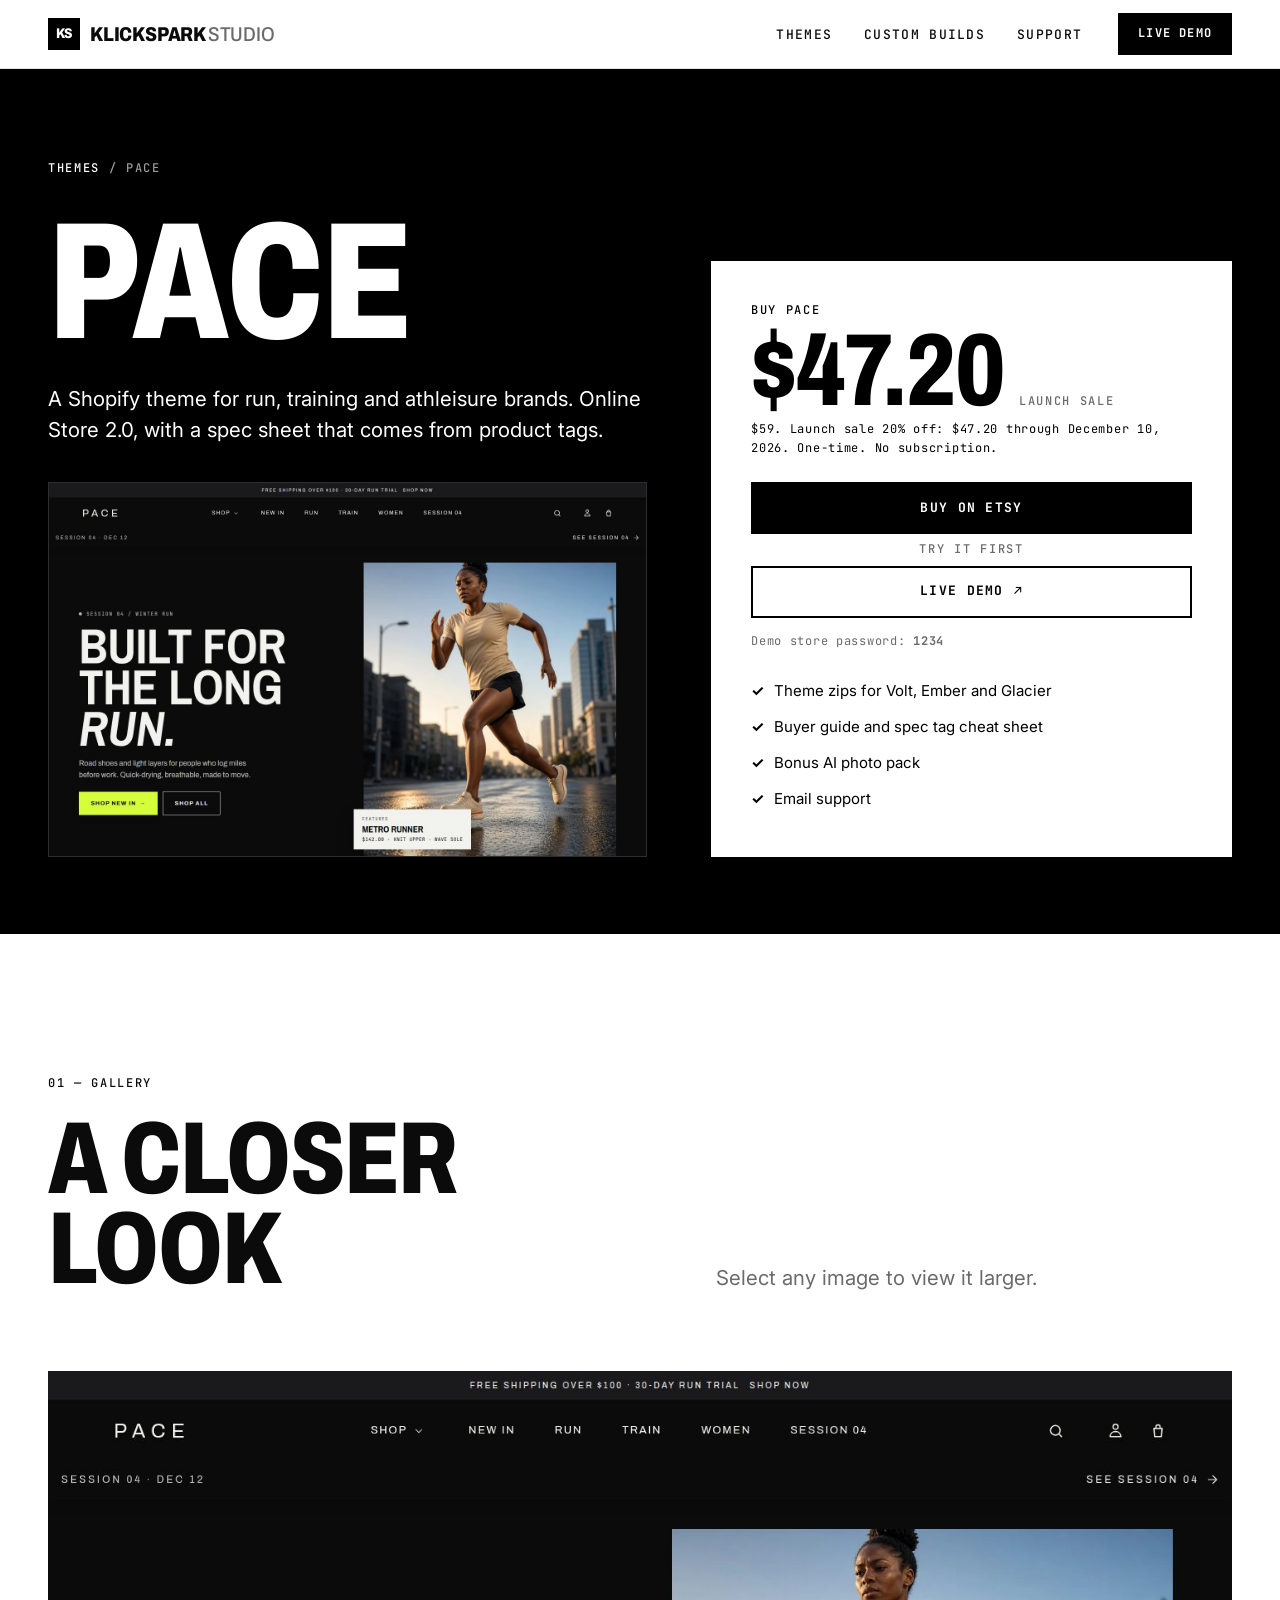
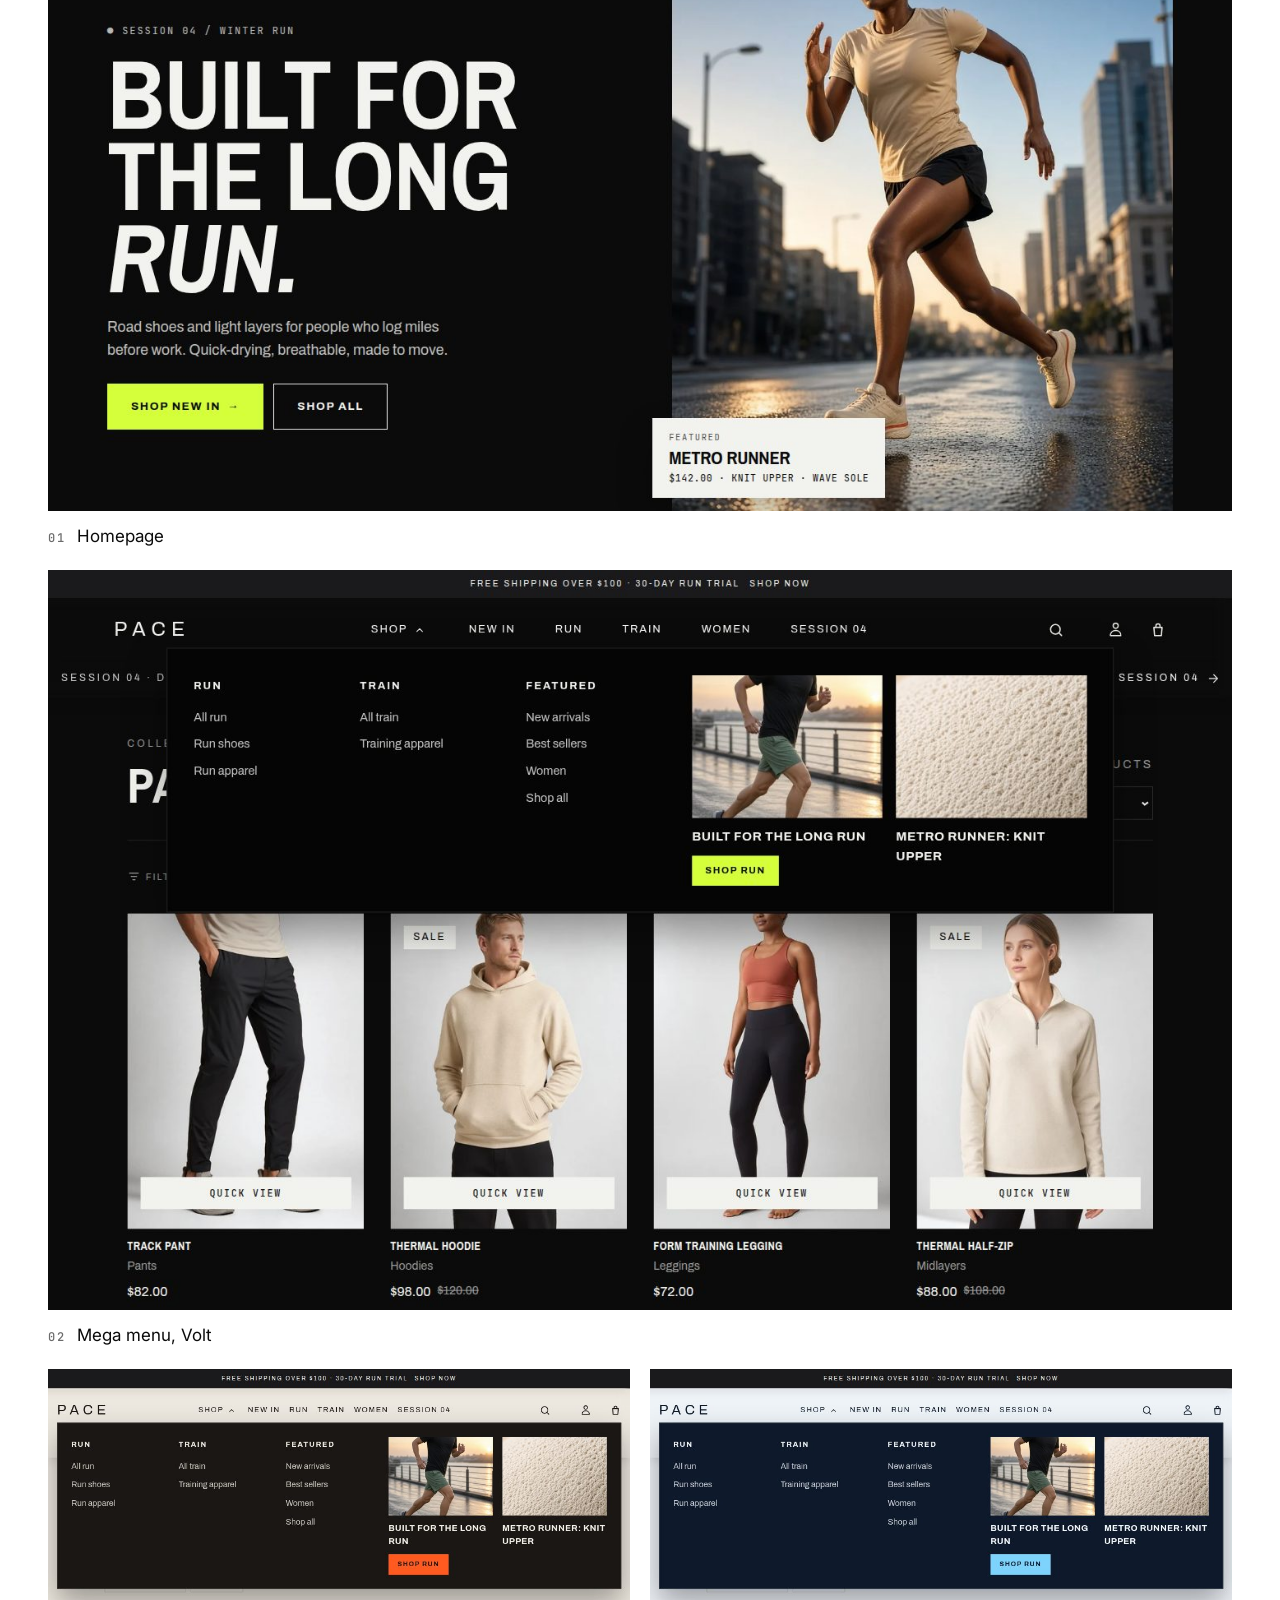
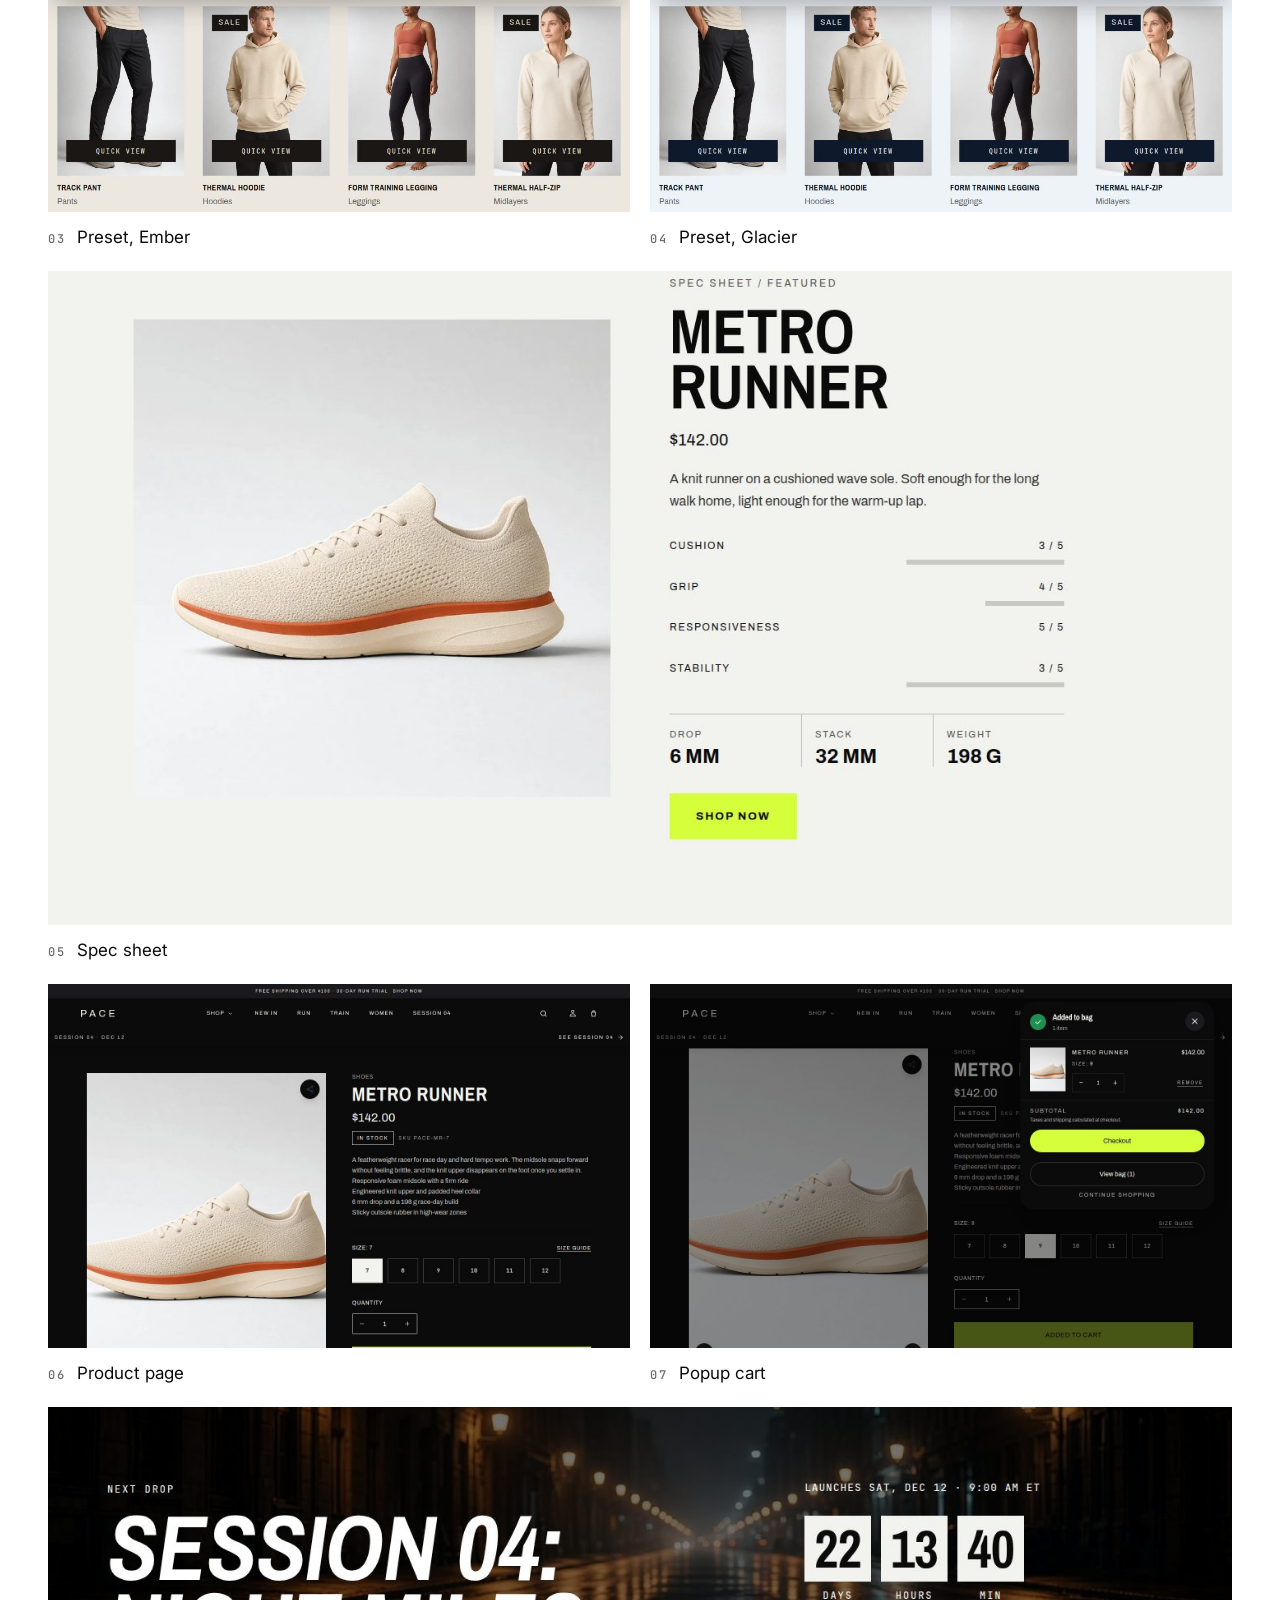
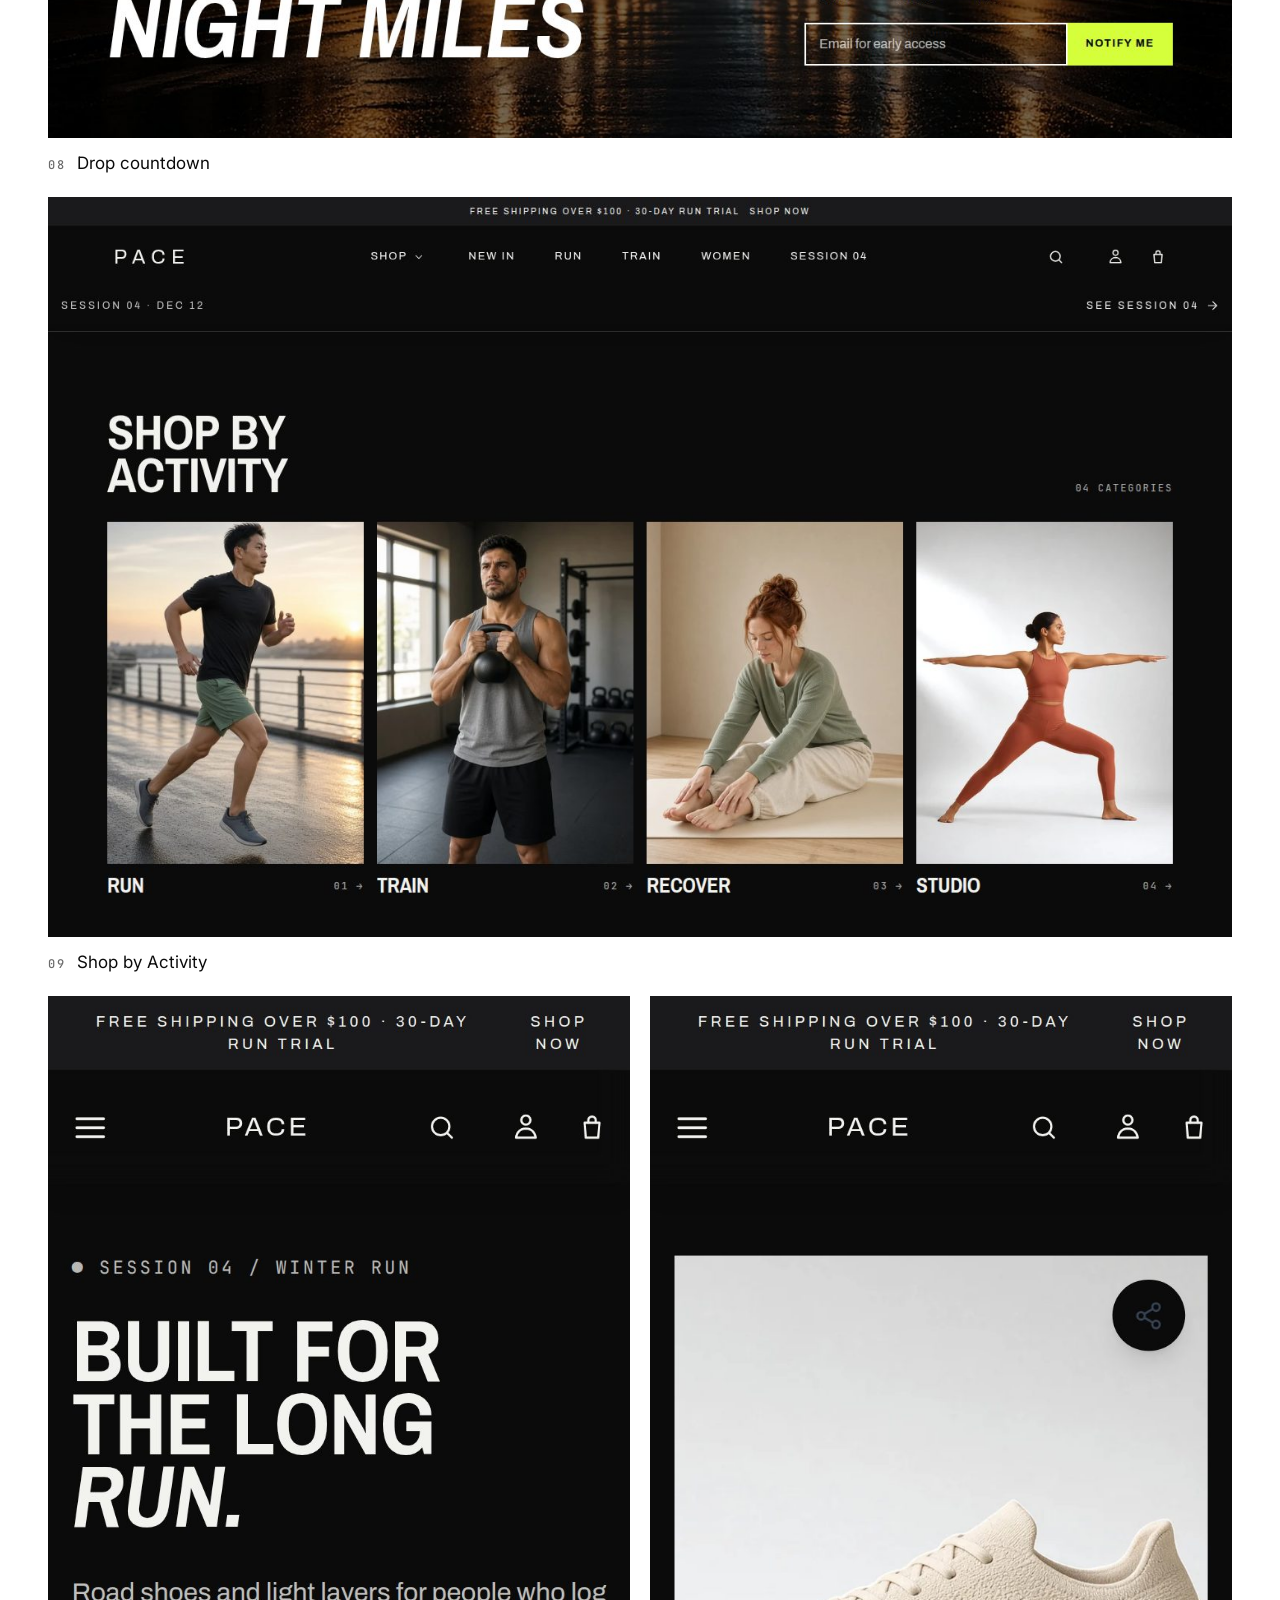
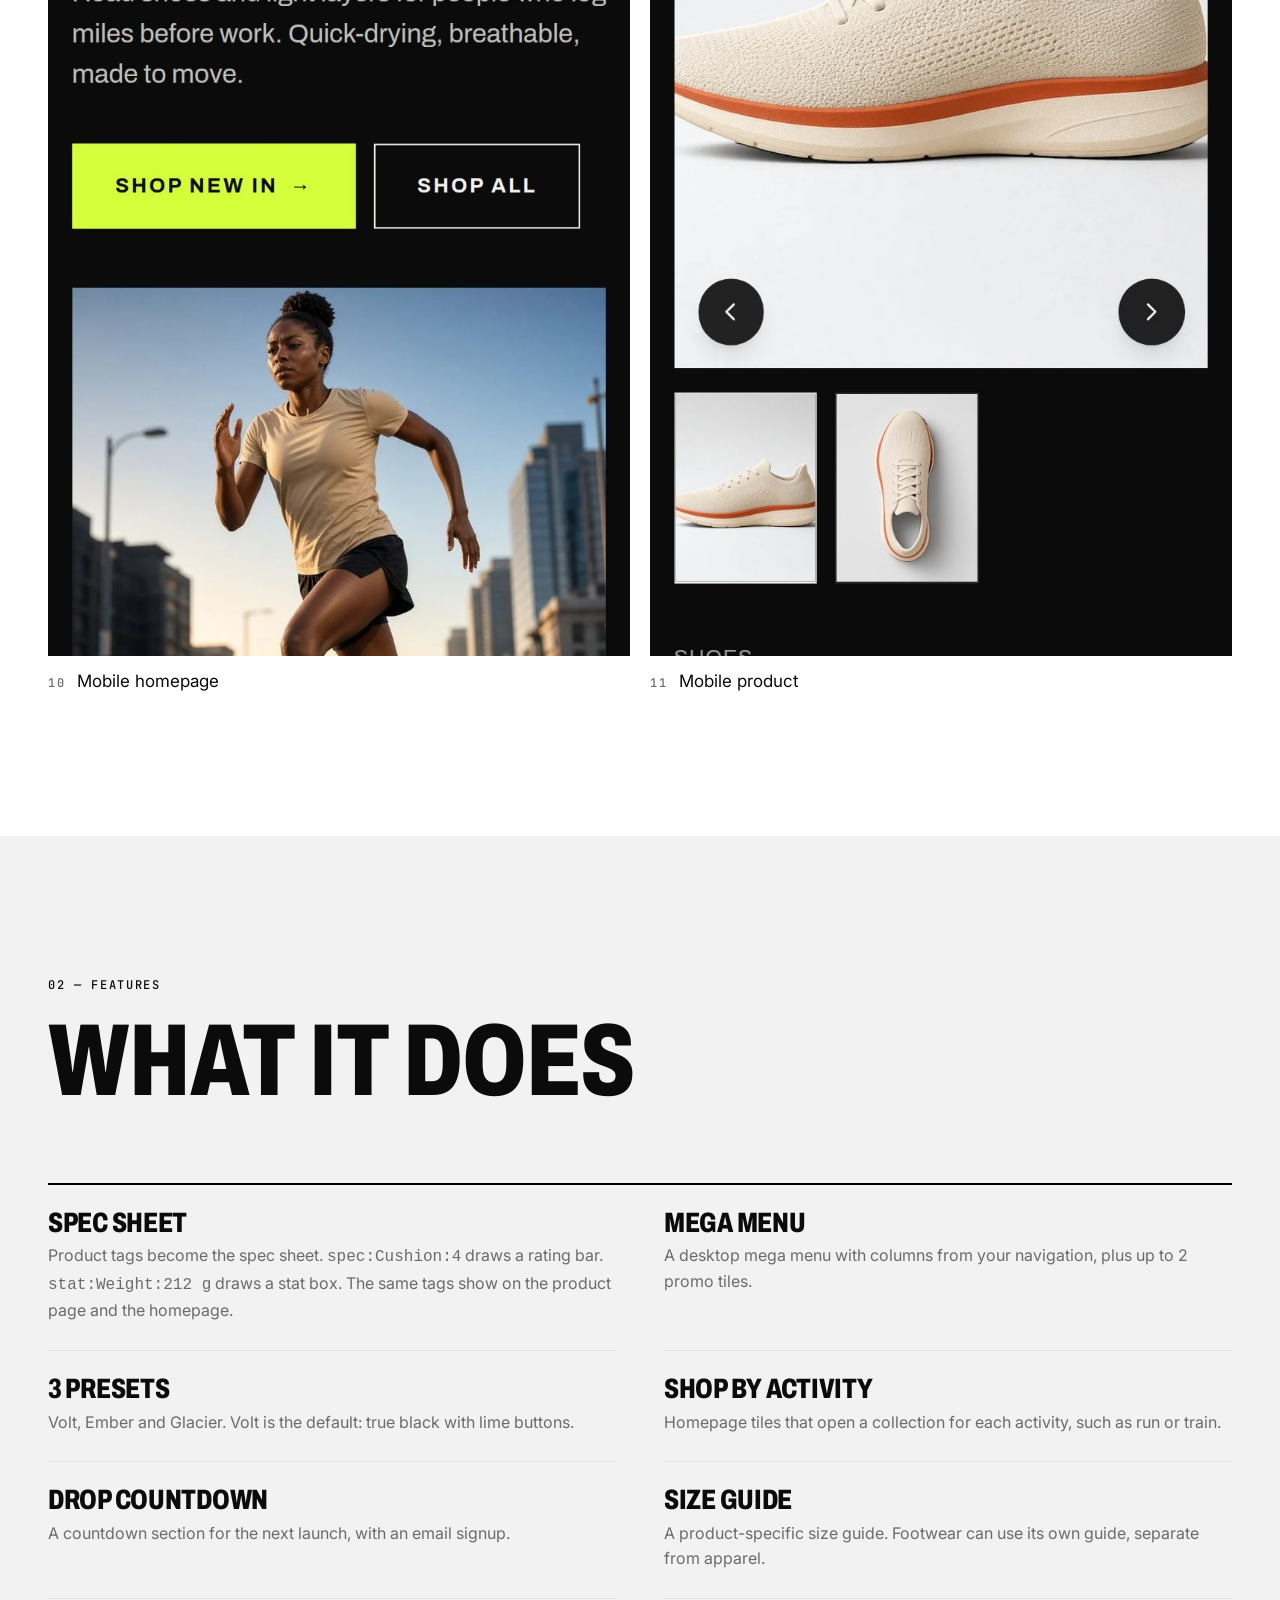
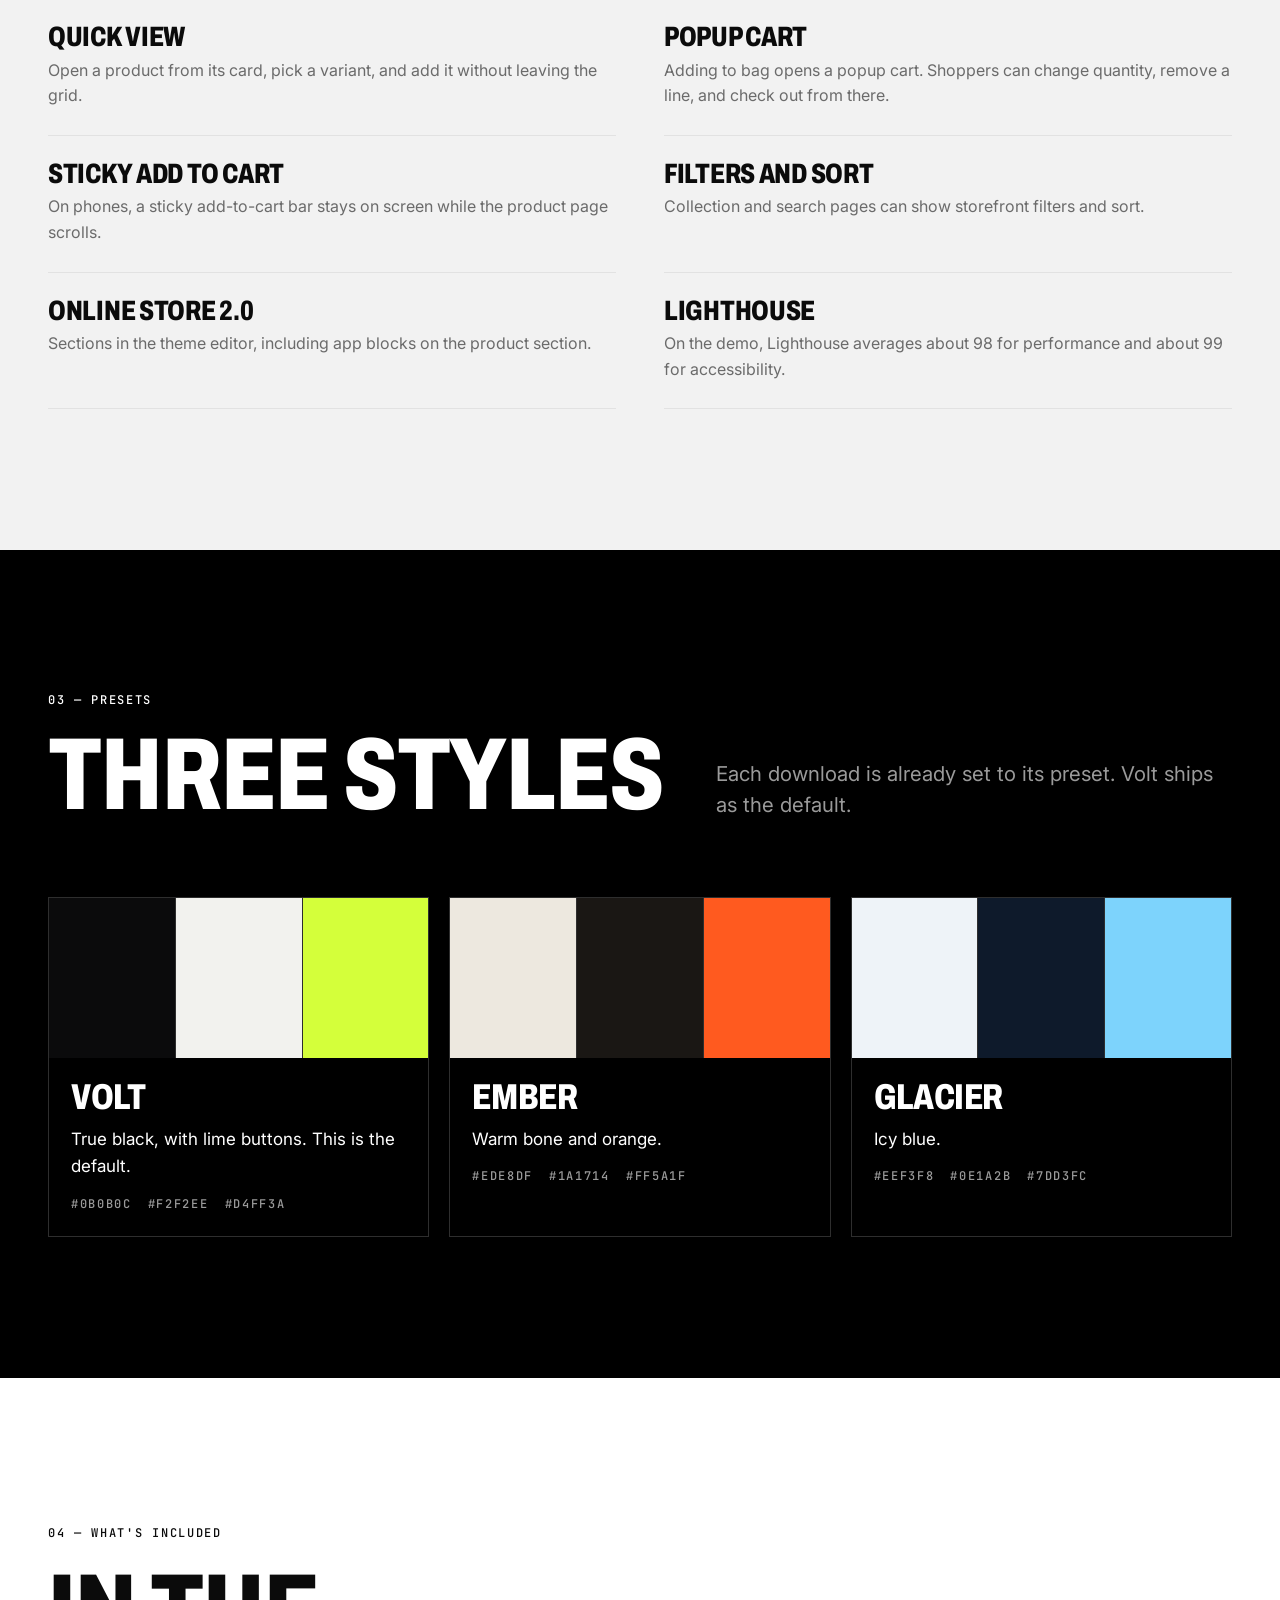
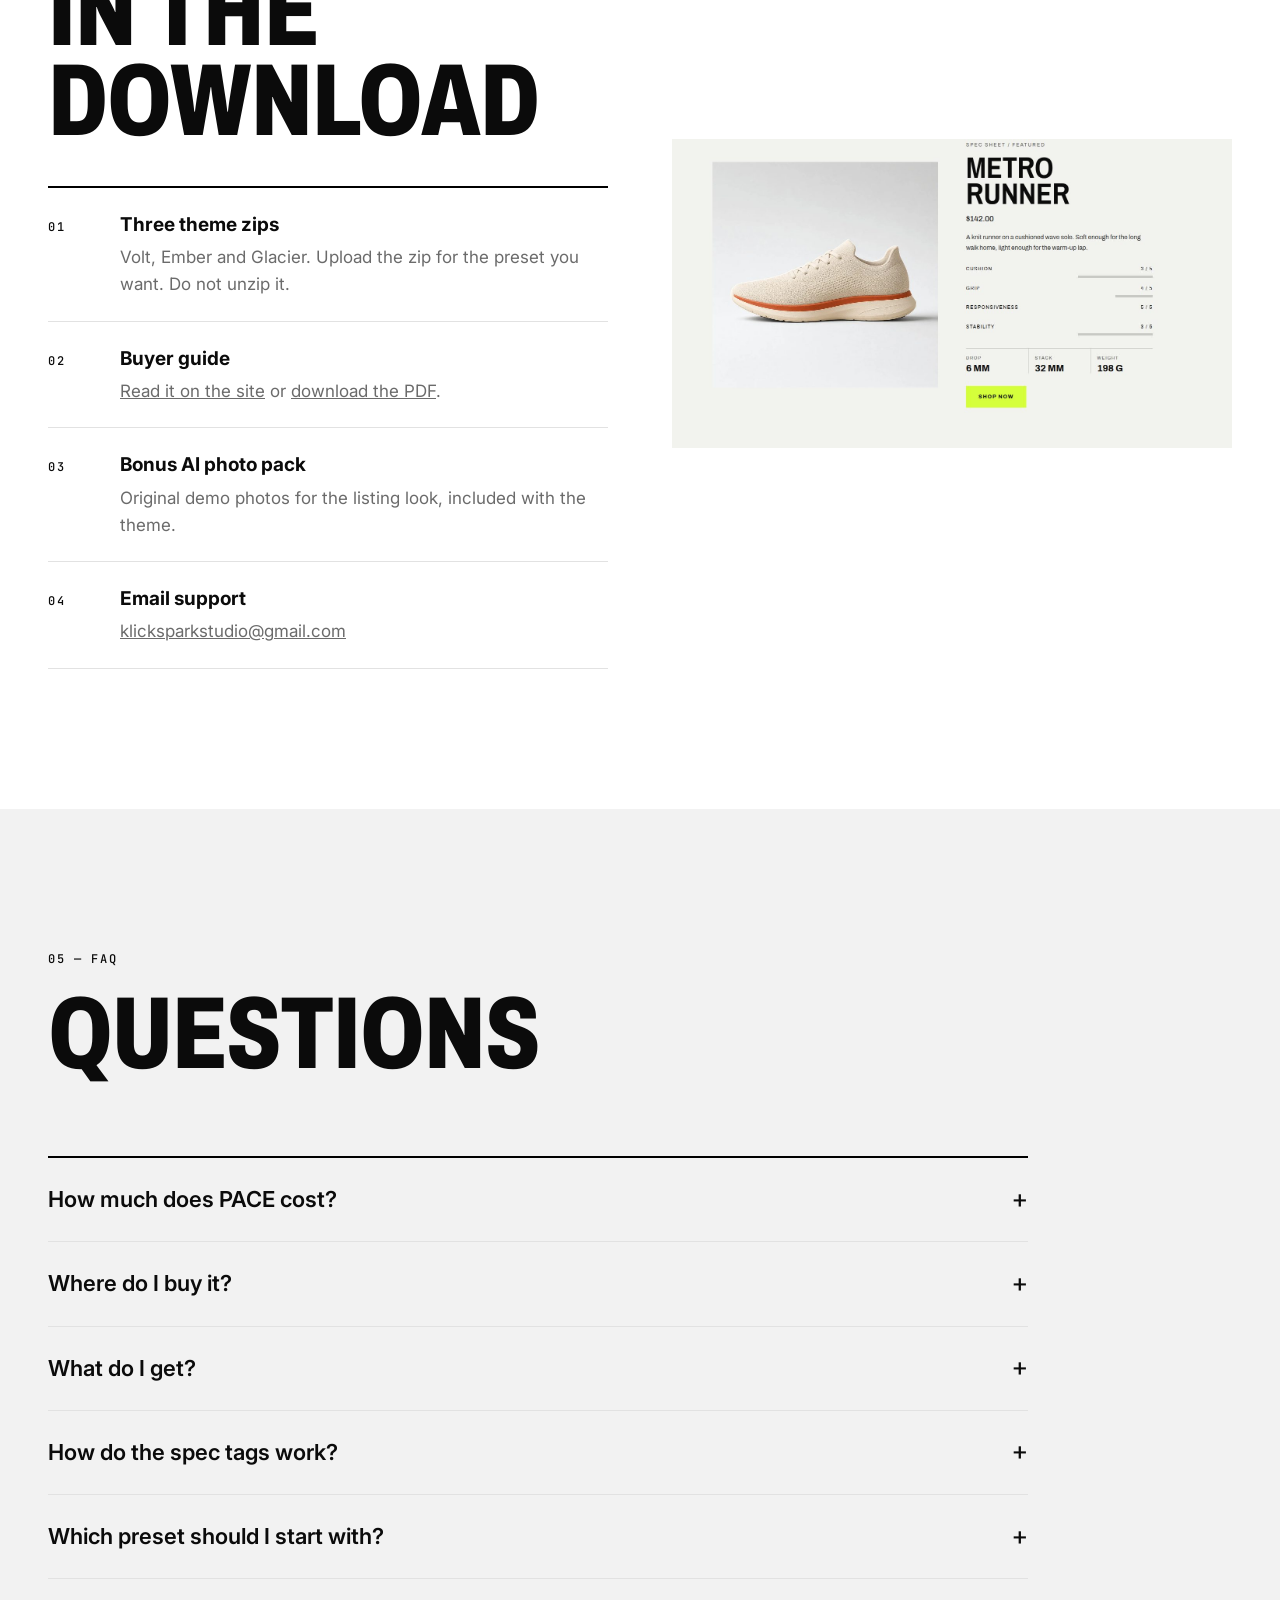
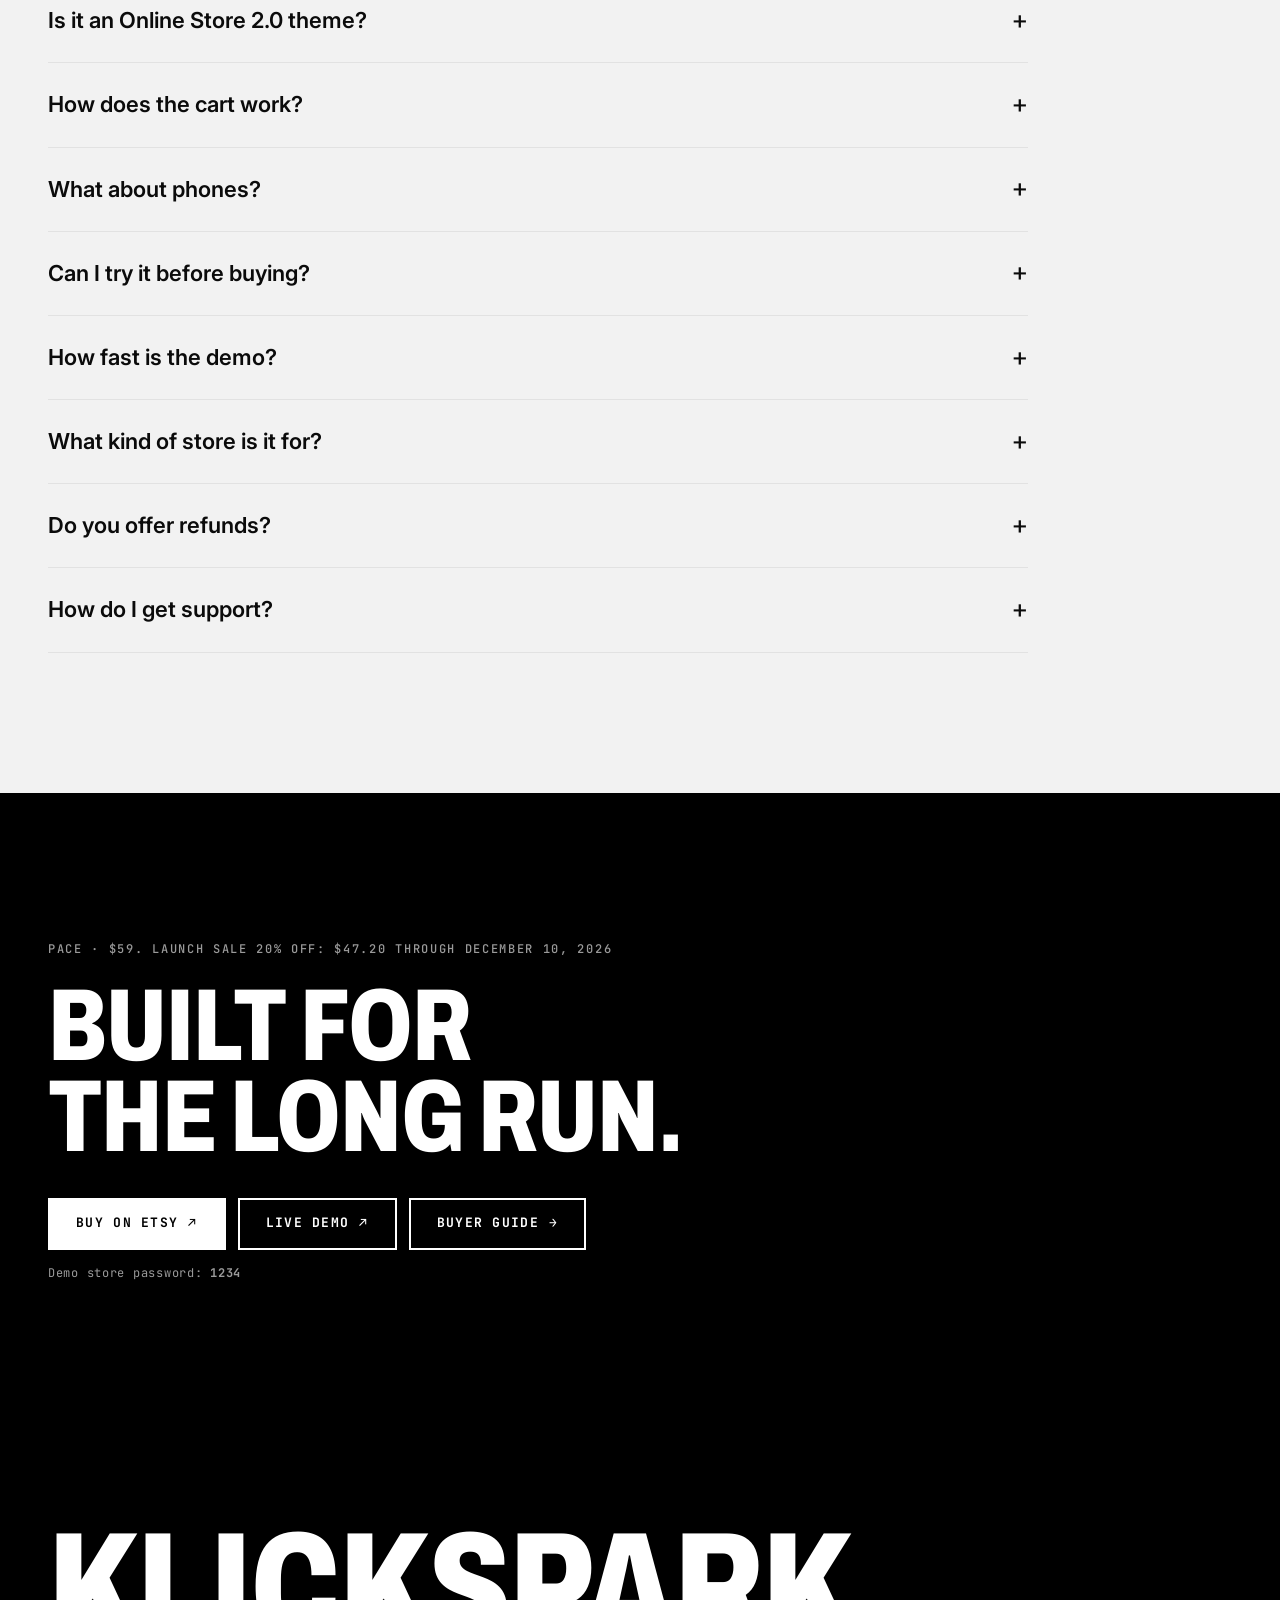
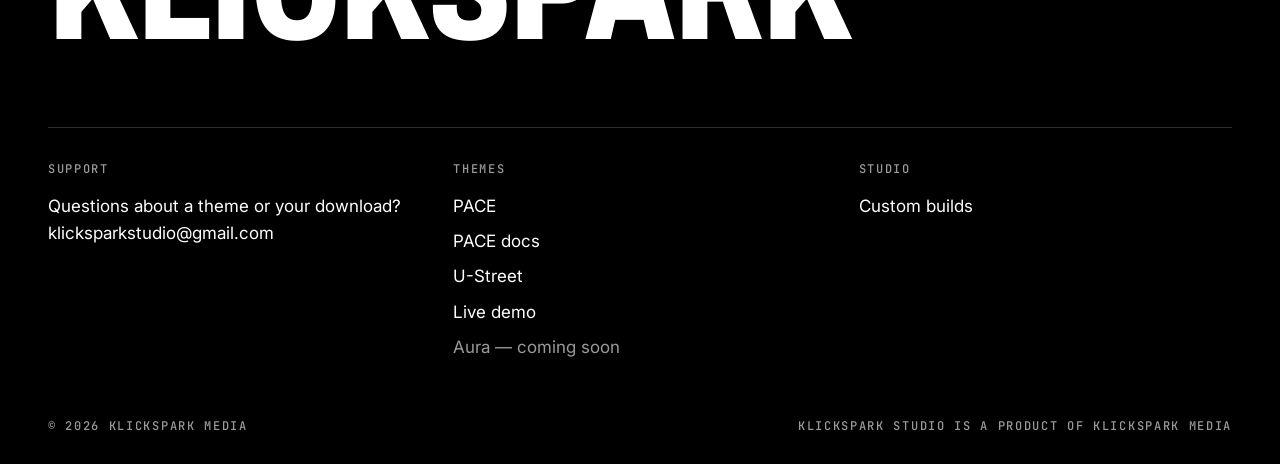
<file: pace.html>
<!DOCTYPE html>
<html lang="en">
<head>
  <meta charset="UTF-8">
  <meta name="viewport" content="width=device-width, initial-scale=1">
  <title>PACE — Shopify Theme for Run, Training &amp; Athleisure | KlickSpark Studio</title>
  <meta name="description" content="PACE is a premium Online Store 2.0 Shopify theme for run, training and athleisure brands. Tag-driven spec sheet, 3 presets, mega menu, Quick View and a popup cart. $59. Launch sale 20% off: $47.20 through December 10, 2026.">
  <link rel="canonical" href="https://klicksparkmedia.com/pace.html">
  <meta name="theme-color" content="#000000">

  <meta property="og:type" content="product">
  <meta property="og:site_name" content="KlickSpark Studio">
  <meta property="og:title" content="PACE — Shopify Theme for Run, Training and Athleisure">
  <meta property="og:description" content="Online Store 2.0 theme with a tag-driven spec sheet, 3 presets and a popup cart. $59. Launch sale 20% off: $47.20 through December 10, 2026.">
  <meta property="og:url" content="https://klicksparkmedia.com/pace.html">
  <meta property="og:image" content="https://klicksparkmedia.com/assets/pace/hero.jpg">
  <meta property="og:image:width" content="1440">
  <meta property="og:image:height" content="900">
  <meta property="og:image:alt" content="The PACE Shopify theme homepage, with a runner and the headline Built for the long run">
  <meta name="twitter:card" content="summary_large_image">

  <link rel="icon" href="favicon.svg" type="image/svg+xml">
  <link rel="preconnect" href="https://fonts.googleapis.com">
  <link rel="preconnect" href="https://fonts.gstatic.com" crossorigin>
  <link href="https://fonts.googleapis.com/css2?family=Archivo:wdth,wght@62..125,400..900&family=Inter:wght@400;500;600;700&family=JetBrains+Mono:wght@400;500;700&display=swap" rel="stylesheet">
  <link rel="stylesheet" href="styles.css">
</head>
<body>
  <a class="skip-link" href="#main">Skip to content</a>

  <header class="site-header">
    <div class="wrap site-header__inner">
      <a href="index.html" class="brand" aria-label="KlickSpark Studio home">
        <span class="brand__mark" aria-hidden="true">KS</span>
        <span>KlickSpark <span class="brand__sub">Studio</span></span>
      </a>
      <button class="nav-toggle" type="button" aria-expanded="false" aria-controls="site-nav" aria-label="Open menu"><span></span></button>
      <nav class="site-nav" id="site-nav" aria-label="Primary">
        <ul class="site-nav__links">
          <li><a href="index.html#themes">Themes</a></li>
          <li><a href="index.html#custom">Custom builds</a></li>
          <li><a href="#support">Support</a></li>
        </ul>
        <a href="https://pace.klicksparkmedia.com" class="btn btn--sm" target="_blank" rel="noopener">Live demo<span class="sr-only"> (opens in a new tab)</span></a>
      </nav>
    </div>
  </header>

  <main id="main">

    <!-- ============ HERO + BUY ============ -->
    <section class="p-hero on-dark" aria-labelledby="p-title">
      <div class="wrap">
        <p class="p-hero__crumbs label"><a href="index.html#themes">Themes</a> / PACE</p>
        <div class="p-hero__grid">
          <div>
            <h1 id="p-title" class="display h-xl" style="margin-bottom:28px">PACE</h1>
            <p class="lead" style="margin-bottom:36px">A Shopify theme for run, training and athleisure brands. Online Store 2.0, with a spec sheet that comes from product tags.</p>
            <img class="p-hero__img" src="assets/pace/hero.jpg" width="1440" height="900"
                 alt="The PACE theme homepage: Built for the long run, with a runner on a city street and a featured Metro Runner card"
                 fetchpriority="high">
          </div>

          <aside class="buy" id="buy" aria-labelledby="buy-title">
            <h2 id="buy-title" class="label">Buy PACE</h2>
            <div class="buy__price">
              <span class="display buy__amount">$47.20</span>
              <span class="label buy__terms">Launch sale</span>
            </div>
            <p class="note" style="margin-top:0">$59. Launch sale 20% off: $47.20 through December 10, 2026. One-time. No subscription.</p>

            <div class="buy__stack">
              <a href="https://www.etsy.com/listing/4625929717/pace-shopify-theme-for-activewear" class="btn" target="_blank" rel="noopener">Buy on Etsy<span class="sr-only"> (opens in a new tab)</span></a>
            </div>

            <p class="buy__or label">Try it first</p>
            <a href="https://pace.klicksparkmedia.com" class="btn btn--outline" style="width:100%" target="_blank" rel="noopener">Live demo <span class="arrow" aria-hidden="true">↗</span><span class="sr-only">(opens in a new tab)</span></a>
            <p class="note muted">Demo store password: <strong>1234</strong></p>

            <ul class="buy__list">
              <li>Theme zips for Volt, Ember and Glacier</li>
              <li>Buyer guide and spec tag cheat sheet</li>
              <li>Bonus AI photo pack</li>
              <li>Email support</li>
            </ul>
          </aside>
        </div>
      </div>
    </section>

    <!-- ============ GALLERY ============ -->
    <section class="section" id="gallery" aria-labelledby="gallery-title">
      <div class="wrap">
        <div class="section-head">
          <div>
            <span class="label">01 — Gallery</span>
            <h2 id="gallery-title" class="display h-lg">A closer look</h2>
          </div>
          <p class="lead muted">Select any image to view it larger.</p>
        </div>

        <div class="gallery">
          <figure class="gallery__item--wide">
            <a href="assets/pace/hero.jpg" data-lightbox data-caption="Homepage">
              <img src="assets/pace/hero.jpg" width="1440" height="900" loading="lazy"
                   alt="PACE homepage in the Volt preset, with a lime Shop new in button and a featured product card">
            </a>
            <figcaption><span class="label">01</span> Homepage</figcaption>
          </figure>
          <figure class="gallery__item--wide">
            <a href="assets/pace/mega-volt.jpg" data-lightbox data-caption="Mega menu, Volt">
              <img src="assets/pace/mega-volt.jpg" width="1440" height="900" loading="lazy"
                   alt="PACE mega menu in Volt, with Run, Train and Featured columns and two promo tiles">
            </a>
            <figcaption><span class="label">02</span> Mega menu, Volt</figcaption>
          </figure>
          <figure>
            <a href="assets/pace/mega-ember.jpg" data-lightbox data-caption="Preset, Ember">
              <img src="assets/pace/mega-ember.jpg" width="1024" height="780" loading="lazy"
                   alt="PACE mega menu in the Ember preset: bone page, dark panel, orange Shop run button">
            </a>
            <figcaption><span class="label">03</span> Preset, Ember</figcaption>
          </figure>
          <figure>
            <a href="assets/pace/mega-glacier.jpg" data-lightbox data-caption="Preset, Glacier">
              <img src="assets/pace/mega-glacier.jpg" width="1024" height="780" loading="lazy"
                   alt="PACE mega menu in the Glacier preset: icy page, navy panel, light blue Shop run button">
            </a>
            <figcaption><span class="label">04</span> Preset, Glacier</figcaption>
          </figure>
          <figure class="gallery__item--wide">
            <a href="assets/pace/spec-sheet.jpg" data-lightbox data-caption="Spec sheet">
              <img src="assets/pace/spec-sheet.jpg" width="1440" height="795" loading="lazy"
                   alt="PACE spec sheet for Metro Runner: cushion, grip, responsiveness and stability bars, plus drop, stack and weight">
            </a>
            <figcaption><span class="label">05</span> Spec sheet</figcaption>
          </figure>
          <figure>
            <a href="assets/pace/product.jpg" data-lightbox data-caption="Product page">
              <img src="assets/pace/product.jpg" width="1440" height="900" loading="lazy"
                   alt="Metro Runner product page with size options, a size guide link and quantity">
            </a>
            <figcaption><span class="label">06</span> Product page</figcaption>
          </figure>
          <figure>
            <a href="assets/pace/popup-cart.jpg" data-lightbox data-caption="Popup cart">
              <img src="assets/pace/popup-cart.jpg" width="1440" height="900" loading="lazy"
                   alt="Popup cart after adding Metro Runner, size 9, with checkout and view bag">
            </a>
            <figcaption><span class="label">07</span> Popup cart</figcaption>
          </figure>
          <figure class="gallery__item--wide">
            <a href="assets/pace/drop.jpg" data-lightbox data-caption="Drop countdown">
              <img src="assets/pace/drop.jpg" width="1440" height="402" loading="lazy"
                   alt="Drop countdown for Session 04 Night Miles, with days, hours and minutes and an email signup">
            </a>
            <figcaption><span class="label">08</span> Drop countdown</figcaption>
          </figure>
          <figure class="gallery__item--wide">
            <a href="assets/pace/activity.jpg" data-lightbox data-caption="Shop by Activity">
              <img src="assets/pace/activity.jpg" width="1440" height="900" loading="lazy"
                   alt="Shop by Activity tiles for Run, Train, Recover and Studio">
            </a>
            <figcaption><span class="label">09</span> Shop by Activity</figcaption>
          </figure>
          <figure>
            <a href="assets/pace/home-mobile.jpg" data-lightbox data-caption="Mobile homepage">
              <img src="assets/pace/home-mobile.jpg" width="780" height="1688" loading="lazy"
                   alt="PACE homepage on a phone, with the headline stacked above the runner photo">
            </a>
            <figcaption><span class="label">10</span> Mobile homepage</figcaption>
          </figure>
          <figure>
            <a href="assets/pace/product-mobile.jpg" data-lightbox data-caption="Mobile product">
              <img src="assets/pace/product-mobile.jpg" width="780" height="1688" loading="lazy"
                   alt="Metro Runner product photos on a phone, with a carousel and thumbnails">
            </a>
            <figcaption><span class="label">11</span> Mobile product</figcaption>
          </figure>
        </div>
      </div>
    </section>

    <!-- ============ FEATURES ============ -->
    <section class="section section--grey" id="features" aria-labelledby="features-title">
      <div class="wrap">
        <div class="section-head">
          <div>
            <span class="label">02 — Features</span>
            <h2 id="features-title" class="display h-lg">What it does</h2>
          </div>
        </div>
        <ul class="feature-list">
          <li><h3 class="display">Spec sheet</h3><p>Product tags become the spec sheet. <code>spec:Cushion:4</code> draws a rating bar. <code>stat:Weight:212 g</code> draws a stat box. The same tags show on the product page and the homepage.</p></li>
          <li><h3 class="display">Mega menu</h3><p>A desktop mega menu with columns from your navigation, plus up to 2 promo tiles.</p></li>
          <li><h3 class="display">3 presets</h3><p>Volt, Ember and Glacier. Volt is the default: true black with lime buttons.</p></li>
          <li><h3 class="display">Shop by Activity</h3><p>Homepage tiles that open a collection for each activity, such as run or train.</p></li>
          <li><h3 class="display">Drop countdown</h3><p>A countdown section for the next launch, with an email signup.</p></li>
          <li><h3 class="display">Size guide</h3><p>A product-specific size guide. Footwear can use its own guide, separate from apparel.</p></li>
          <li><h3 class="display">Quick View</h3><p>Open a product from its card, pick a variant, and add it without leaving the grid.</p></li>
          <li><h3 class="display">Popup cart</h3><p>Adding to bag opens a popup cart. Shoppers can change quantity, remove a line, and check out from there.</p></li>
          <li><h3 class="display">Sticky add to cart</h3><p>On phones, a sticky add-to-cart bar stays on screen while the product page scrolls.</p></li>
          <li><h3 class="display">Filters and sort</h3><p>Collection and search pages can show storefront filters and sort.</p></li>
          <li><h3 class="display">Online Store 2.0</h3><p>Sections in the theme editor, including app blocks on the product section.</p></li>
          <li><h3 class="display">Lighthouse</h3><p>On the demo, Lighthouse averages about 98 for performance and about 99 for accessibility.</p></li>
        </ul>
      </div>
    </section>

    <!-- ============ PRESETS ============ -->
    <section class="section section--dark on-dark" id="presets" aria-labelledby="presets-title">
      <div class="wrap">
        <div class="section-head">
          <div>
            <span class="label">03 — Presets</span>
            <h2 id="presets-title" class="display h-lg">Three styles</h2>
          </div>
          <p class="lead muted">Each download is already set to its preset. Volt ships as the default.</p>
        </div>
        <ul class="presets">
          <li class="preset">
            <div class="preset__swatches" aria-hidden="true">
              <span style="background:#0B0B0C"></span><span style="background:#F2F2EE"></span><span style="background:#D4FF3A"></span>
            </div>
            <div class="preset__body">
              <h3 class="display h-sm">Volt</h3>
              <p style="margin:0 0 14px">True black, with lime buttons. This is the default.</p>
              <p class="preset__codes label"><span>#0B0B0C</span><span>#F2F2EE</span><span>#D4FF3A</span></p>
            </div>
          </li>
          <li class="preset">
            <div class="preset__swatches" aria-hidden="true">
              <span style="background:#EDE8DF"></span><span style="background:#1A1714"></span><span style="background:#FF5A1F"></span>
            </div>
            <div class="preset__body">
              <h3 class="display h-sm">Ember</h3>
              <p style="margin:0 0 14px">Warm bone and orange.</p>
              <p class="preset__codes label"><span>#EDE8DF</span><span>#1A1714</span><span>#FF5A1F</span></p>
            </div>
          </li>
          <li class="preset">
            <div class="preset__swatches" aria-hidden="true">
              <span style="background:#EEF3F8"></span><span style="background:#0E1A2B"></span><span style="background:#7DD3FC"></span>
            </div>
            <div class="preset__body">
              <h3 class="display h-sm">Glacier</h3>
              <p style="margin:0 0 14px">Icy blue.</p>
              <p class="preset__codes label"><span>#EEF3F8</span><span>#0E1A2B</span><span>#7DD3FC</span></p>
            </div>
          </li>
        </ul>
      </div>
    </section>

    <!-- ============ INCLUDED ============ -->
    <section class="section" id="included" aria-labelledby="included-title">
      <div class="wrap included">
        <div>
          <span class="label">04 — What's included</span>
          <h2 id="included-title" class="display h-lg" style="margin:20px 0 40px">In the download</h2>
          <ol class="included__list">
            <li>
              <span class="label">01</span>
              <div><strong>Three theme zips</strong><span class="muted">Volt, Ember and Glacier. Upload the zip for the preset you want. Do not unzip it.</span></div>
            </li>
            <li>
              <span class="label">02</span>
              <div><strong>Buyer guide</strong><span class="muted"><a href="pace-docs.html">Read it on the site</a> or <a href="downloads/PACE-Docs-v1.0.pdf">download the PDF</a>.</span></div>
            </li>
            <li>
              <span class="label">03</span>
              <div><strong>Bonus AI photo pack</strong><span class="muted">Original demo photos for the listing look, included with the theme.</span></div>
            </li>
            <li>
              <span class="label">04</span>
              <div><strong>Email support</strong><span class="muted"><a href="mailto:klicksparkstudio@gmail.com">klicksparkstudio@gmail.com</a></span></div>
            </li>
          </ol>
        </div>
        <img src="assets/pace/spec-sheet.jpg" width="1440" height="795" loading="lazy"
             alt="The PACE spec sheet on the homepage, with rating bars and stat boxes for Metro Runner">
      </div>
    </section>

    <!-- ============ FAQ ============ -->
    <section class="section section--grey" id="faq" aria-labelledby="faq-title">
      <div class="wrap">
        <div class="section-head">
          <div>
            <span class="label">05 — FAQ</span>
            <h2 id="faq-title" class="display h-lg">Questions</h2>
          </div>
        </div>
        <div class="faq">
          <details>
            <summary>How much does PACE cost?</summary>
            <div><p>$59. Launch sale 20% off: $47.20 through December 10, 2026. One-time. No subscription.</p></div>
          </details>
          <details>
            <summary>Where do I buy it?</summary>
            <div><p>On <a href="https://www.etsy.com/listing/4625929717/pace-shopify-theme-for-activewear" target="_blank" rel="noopener">Etsy<span class="sr-only"> (opens in a new tab)</span></a>. You can also try the <a href="https://pace.klicksparkmedia.com" target="_blank" rel="noopener">live demo<span class="sr-only"> (opens in a new tab)</span></a> first. Password: <strong>1234</strong>.</p></div>
          </details>
          <details>
            <summary>What do I get?</summary>
            <div><p>Three theme zips (Volt, Ember and Glacier), the buyer guide, a spec tag cheat sheet, and a bonus AI photo pack.</p></div>
          </details>
          <details>
            <summary>How do the spec tags work?</summary>
            <div><p>Add tags on the product. <code>spec:Cushion:4</code> becomes a rating bar scored 4 out of 5. <code>stat:Weight:212 g</code> becomes a stat box. PACE draws them on the product page and on the homepage spec sheet. No app and no code. The <a href="pace-docs.html">buyer guide</a> has the full rules.</p></div>
          </details>
          <details>
            <summary>Which preset should I start with?</summary>
            <div><p>Volt is the default: true black with lime buttons. Ember is warm bone and orange. Glacier is icy blue. Upload the zip named for the preset you want.</p></div>
          </details>
          <details>
            <summary>Is it an Online Store 2.0 theme?</summary>
            <div><p>Yes. You edit it with sections in the theme editor, and the product section accepts app blocks.</p></div>
          </details>
          <details>
            <summary>How does the cart work?</summary>
            <div><p>When a shopper adds to bag, a popup cart confirms the item. They can change quantity and check out from the popup cart. Product cards also have Quick View.</p></div>
          </details>
          <details>
            <summary>What about phones?</summary>
            <div><p>The product page has a sticky add-to-cart bar on small screens. Collection pages support filters and sort.</p></div>
          </details>
          <details>
            <summary>Can I try it before buying?</summary>
            <div><p>Yes. Open the <a href="https://pace.klicksparkmedia.com" target="_blank" rel="noopener">live demo<span class="sr-only"> (opens in a new tab)</span></a> and enter the store password <strong>1234</strong>.</p></div>
          </details>
          <details>
            <summary>How fast is the demo?</summary>
            <div><p>Lighthouse on the demo averages about 98 for performance and about 99 for accessibility.</p></div>
          </details>
          <details>
            <summary>What kind of store is it for?</summary>
            <div><p>Run, training and athleisure brands. Shop by Activity tiles, a product-specific size guide and a drop countdown are built for that kind of catalog.</p></div>
          </details>
          <details>
            <summary>Do you offer refunds?</summary>
            <div><p>This is an instant digital download. If a file is broken or will not install and we cannot fix it, we will refund you.</p></div>
          </details>
          <details>
            <summary>How do I get support?</summary>
            <div><p>Email us at <a href="mailto:klicksparkstudio@gmail.com">klicksparkstudio@gmail.com</a>. The <a href="pace-docs.html">buyer guide</a> covers install, presets, the mega menu, spec tags, the size guide, the drop countdown and the popup cart.</p></div>
          </details>
        </div>
      </div>
    </section>

    <!-- ============ CTA ============ -->
    <section class="section section--dark on-dark cta-band" aria-labelledby="cta-title">
      <div class="wrap">
        <span class="label muted">PACE · $59. Launch sale 20% off: $47.20 through December 10, 2026</span>
        <h2 id="cta-title" class="display h-lg" style="margin-top:20px">Built for<br>the long run.</h2>
        <div class="btn-row">
          <a href="https://www.etsy.com/listing/4625929717/pace-shopify-theme-for-activewear" class="btn" target="_blank" rel="noopener">Buy on Etsy <span class="arrow" aria-hidden="true">↗</span><span class="sr-only">(opens in a new tab)</span></a>
          <a href="https://pace.klicksparkmedia.com" class="btn btn--outline" target="_blank" rel="noopener">Live demo <span class="arrow" aria-hidden="true">↗</span><span class="sr-only">(opens in a new tab)</span></a>
          <a href="pace-docs.html" class="btn btn--outline">Buyer guide <span class="arrow" aria-hidden="true">→</span></a>
        </div>
        <p class="note muted">Demo store password: <strong>1234</strong></p>
      </div>
    </section>

  </main>

  <footer class="site-footer on-dark" id="support">
    <div class="wrap">
      <p class="display site-footer__big" aria-hidden="true">KlickSpark</p>
      <div class="site-footer__grid">
        <div>
          <h2 class="label">Support</h2>
          <p>Questions about a theme or your download?</p>
          <p><a href="mailto:klicksparkstudio@gmail.com">klicksparkstudio@gmail.com</a></p>
        </div>
        <div>
          <h2 class="label">Themes</h2>
          <ul>
            <li><a href="pace.html" aria-current="page">PACE</a></li>
            <li><a href="pace-docs.html">PACE docs</a></li>
            <li><a href="u-street.html">U-Street</a></li>
            <li><a href="https://pace.klicksparkmedia.com" target="_blank" rel="noopener">Live demo<span class="sr-only"> (opens in a new tab)</span></a></li>
            <li><span class="muted">Aura — coming soon</span></li>
          </ul>
        </div>
        <div>
          <h2 class="label">Studio</h2>
          <ul>
            <li><a href="index.html#custom">Custom builds</a></li>
          </ul>
        </div>
      </div>
      <div class="site-footer__base label">
        <span>© 2026 KlickSpark Media</span>
        <span>KlickSpark Studio is a product of KlickSpark Media</span>
      </div>
    </div>
  </footer>

  <dialog class="lightbox on-dark" aria-label="Image viewer">
    <img alt="">
    <div class="lightbox__bar">
      <p class="lightbox__caption label"></p>
      <button type="button" class="btn btn--sm btn--outline lightbox__close">Close</button>
    </div>
  </dialog>

  <script src="main.js" defer></script>
</body>
</html>
</file>
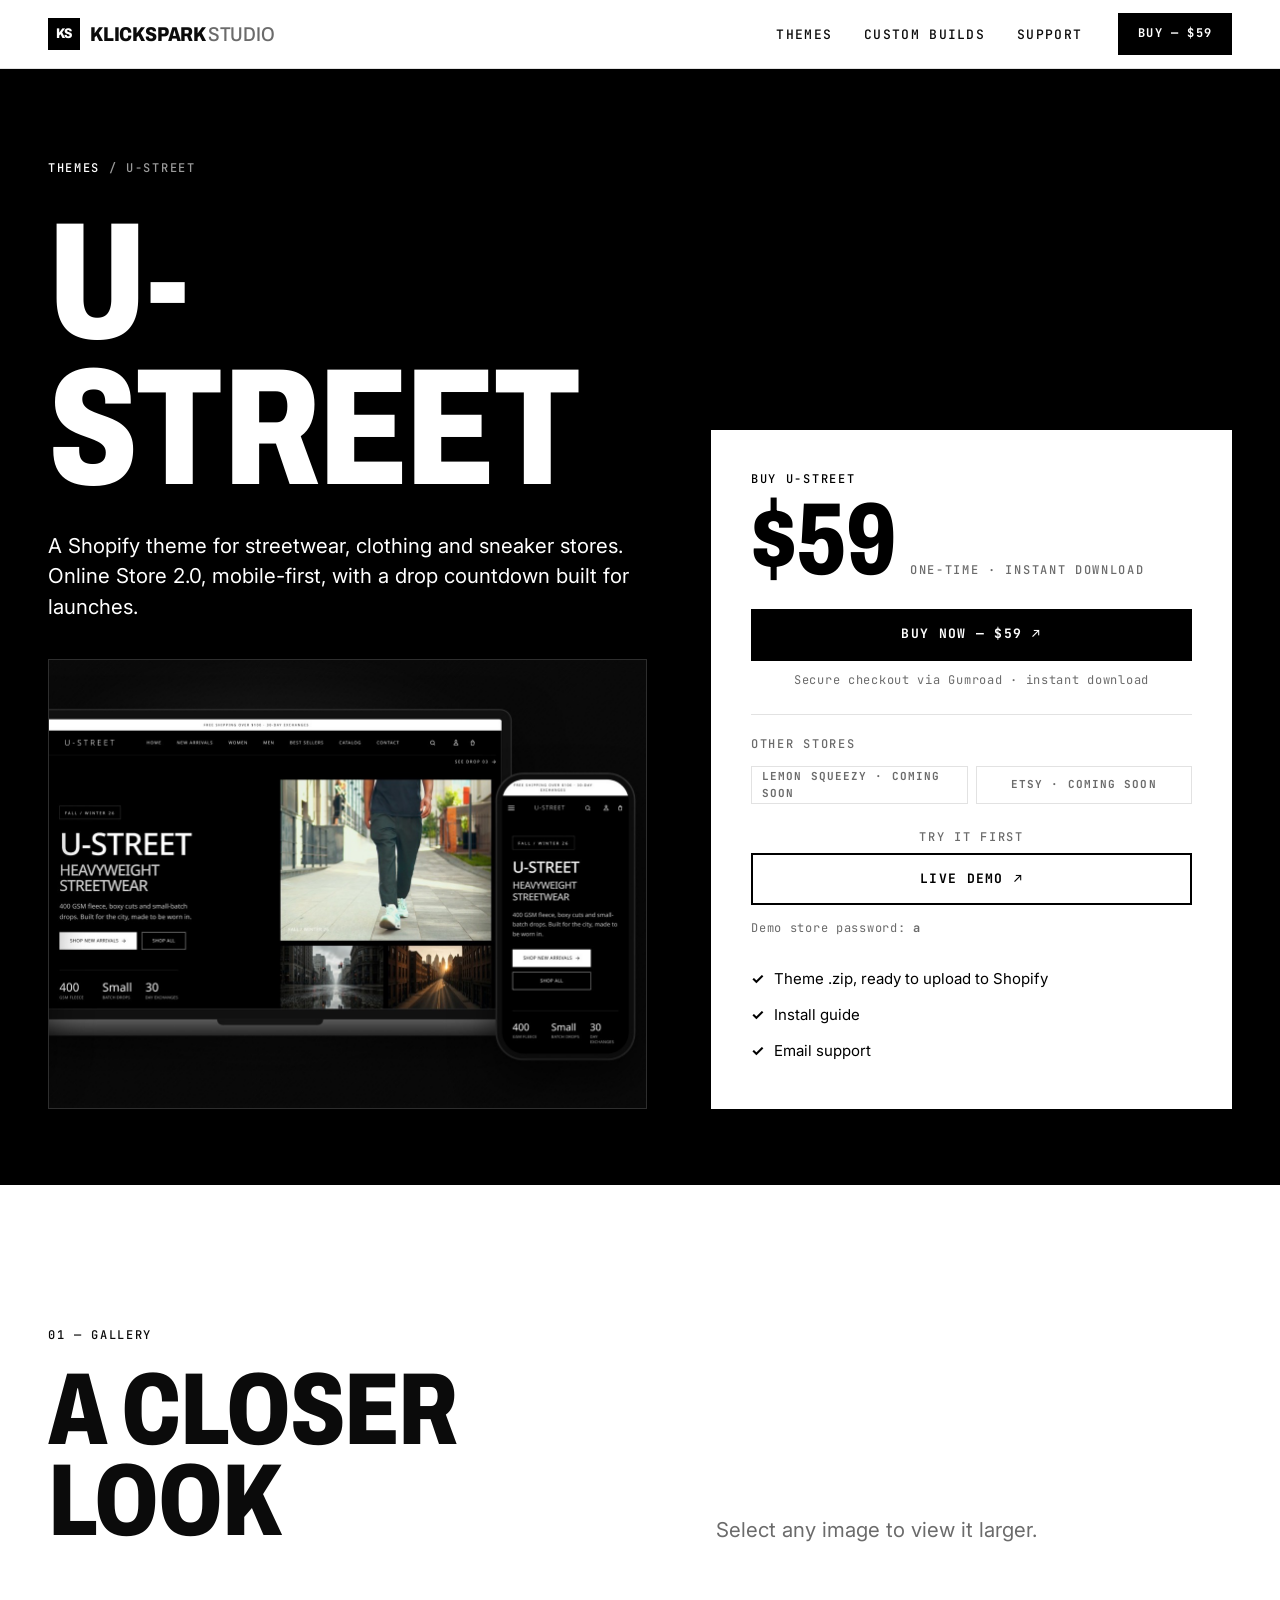
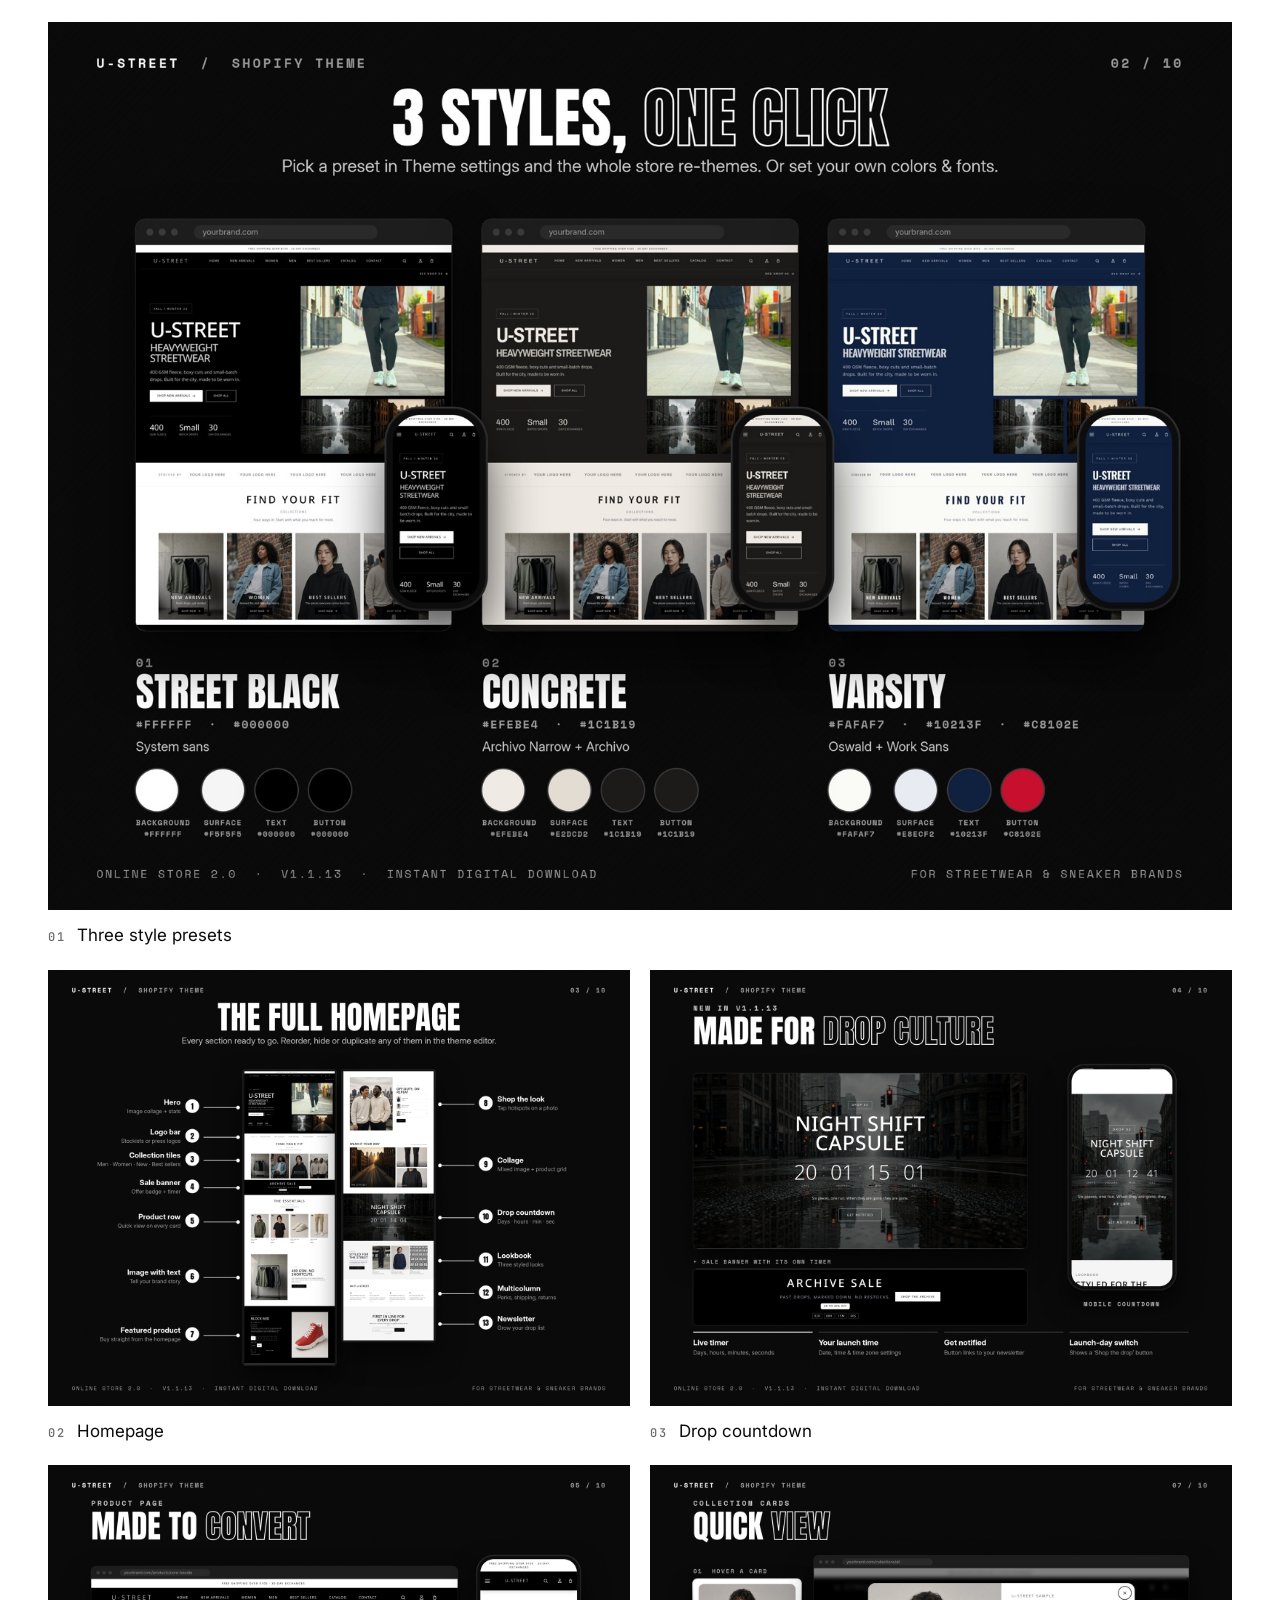
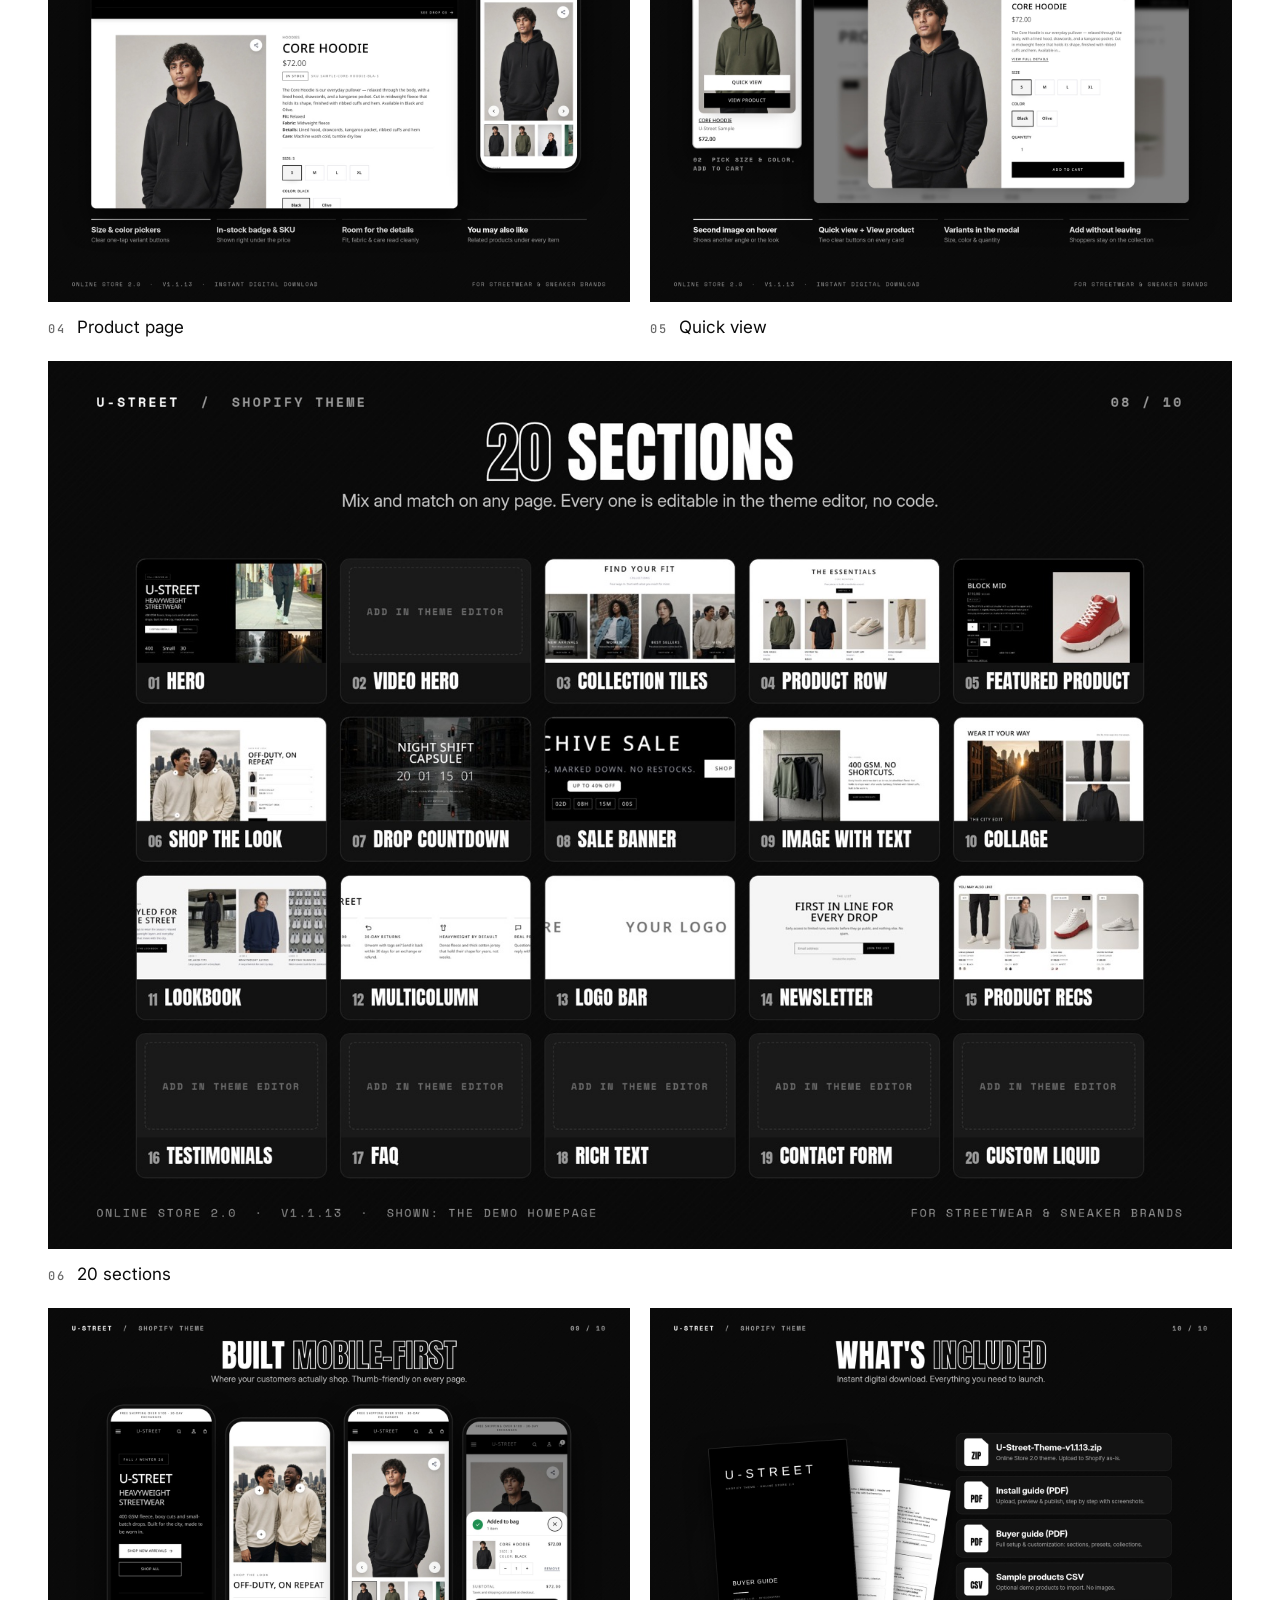
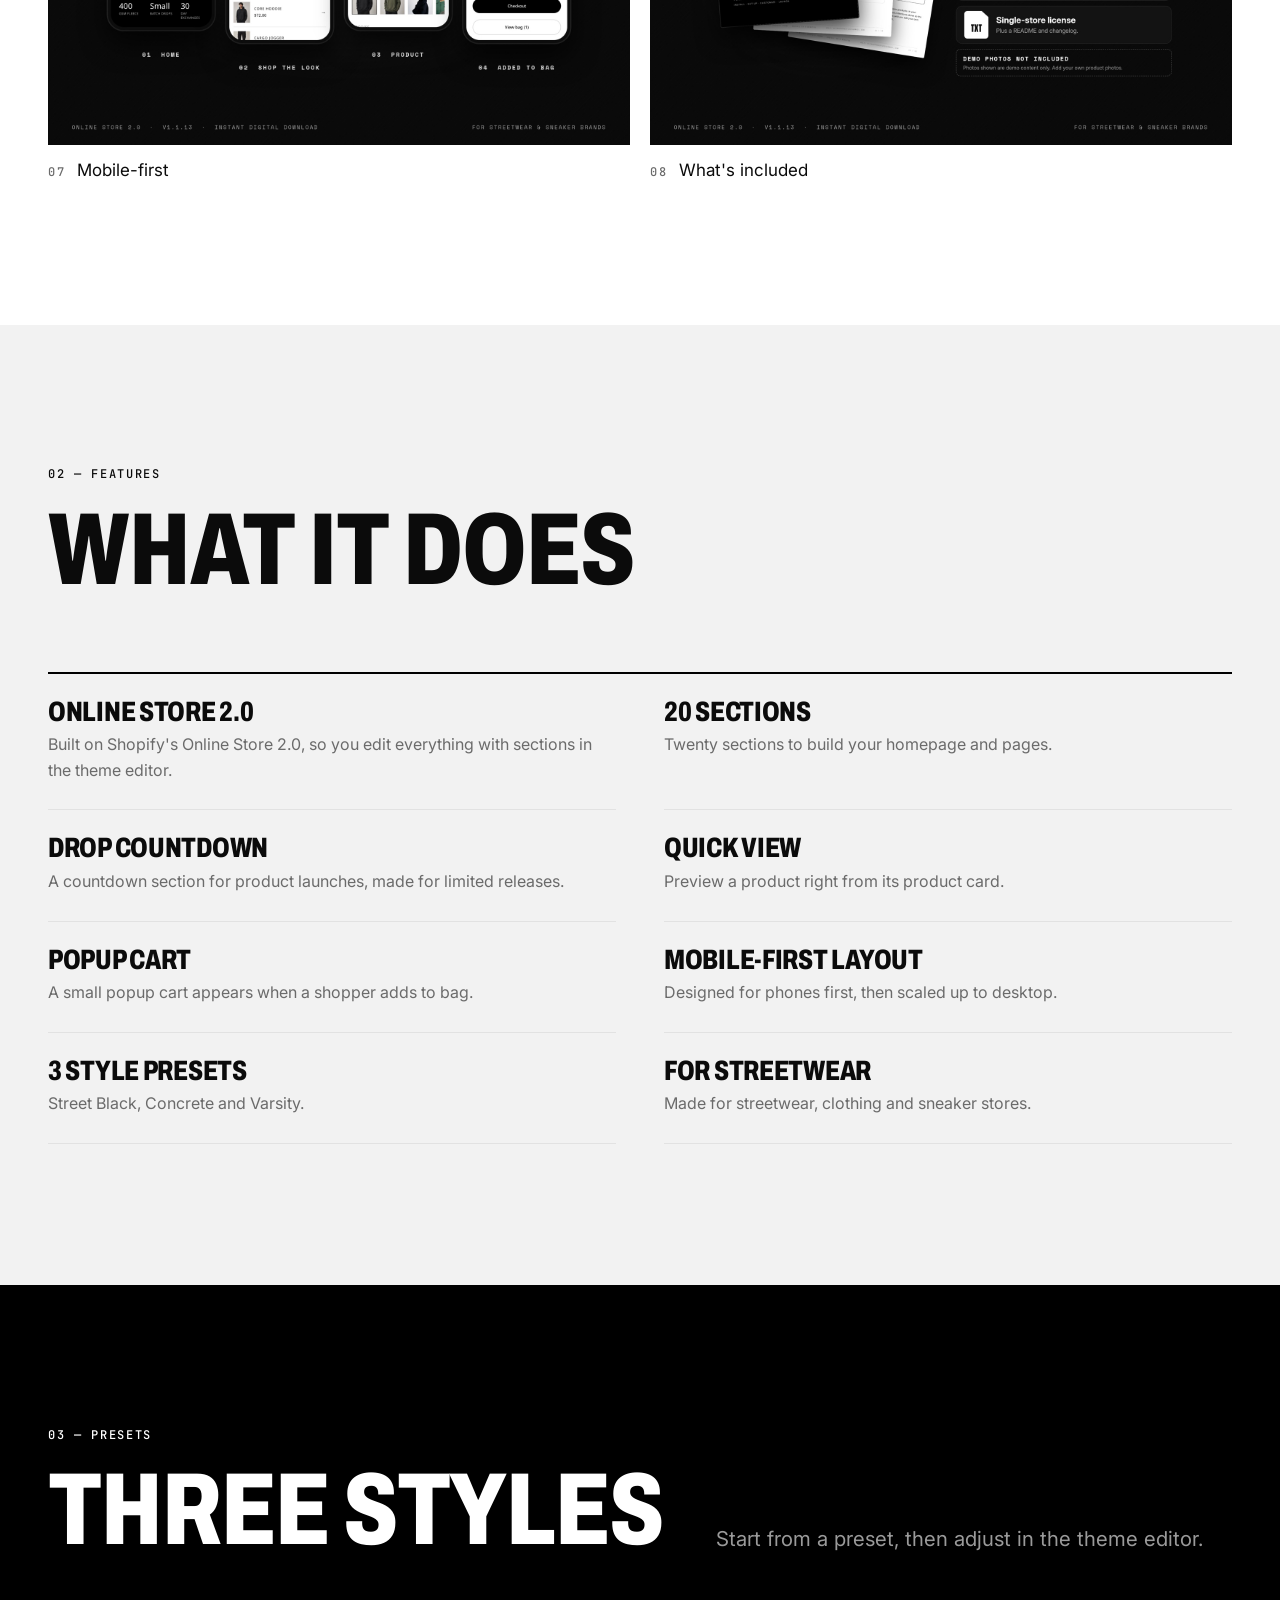
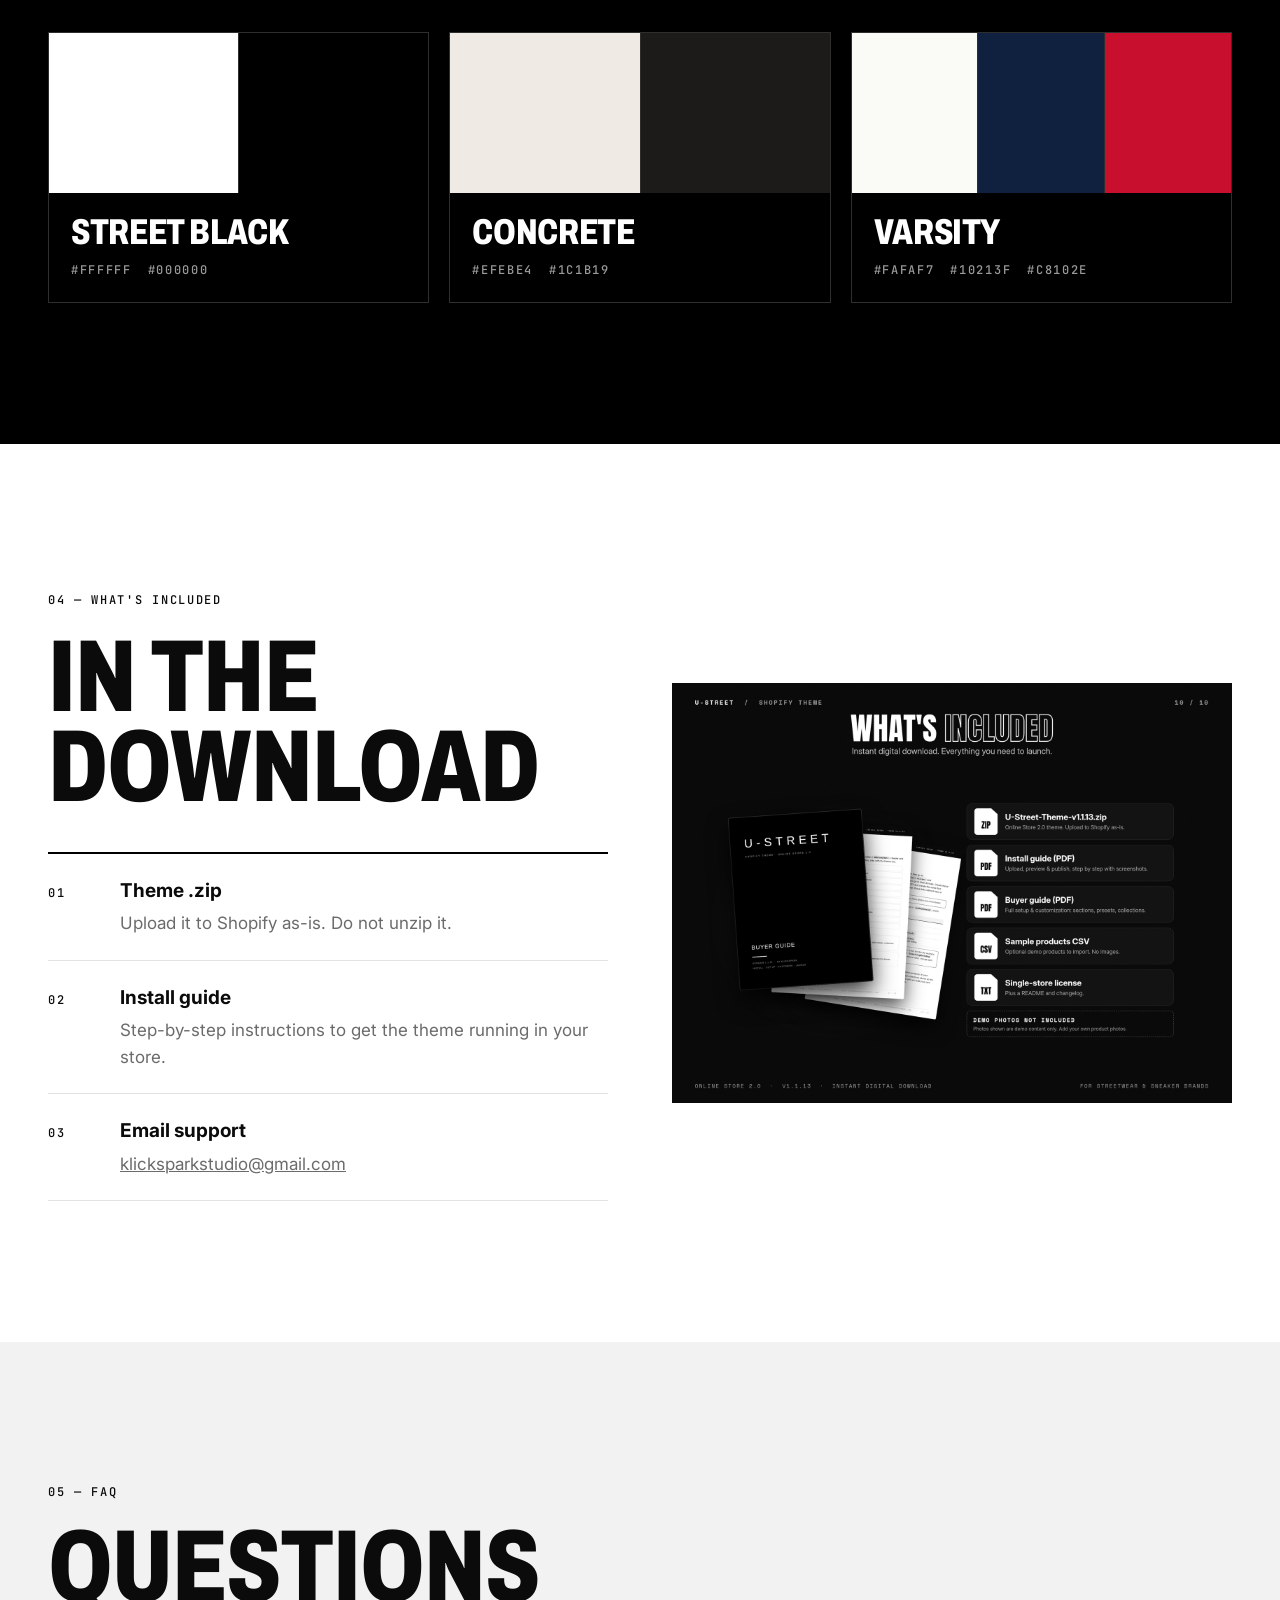
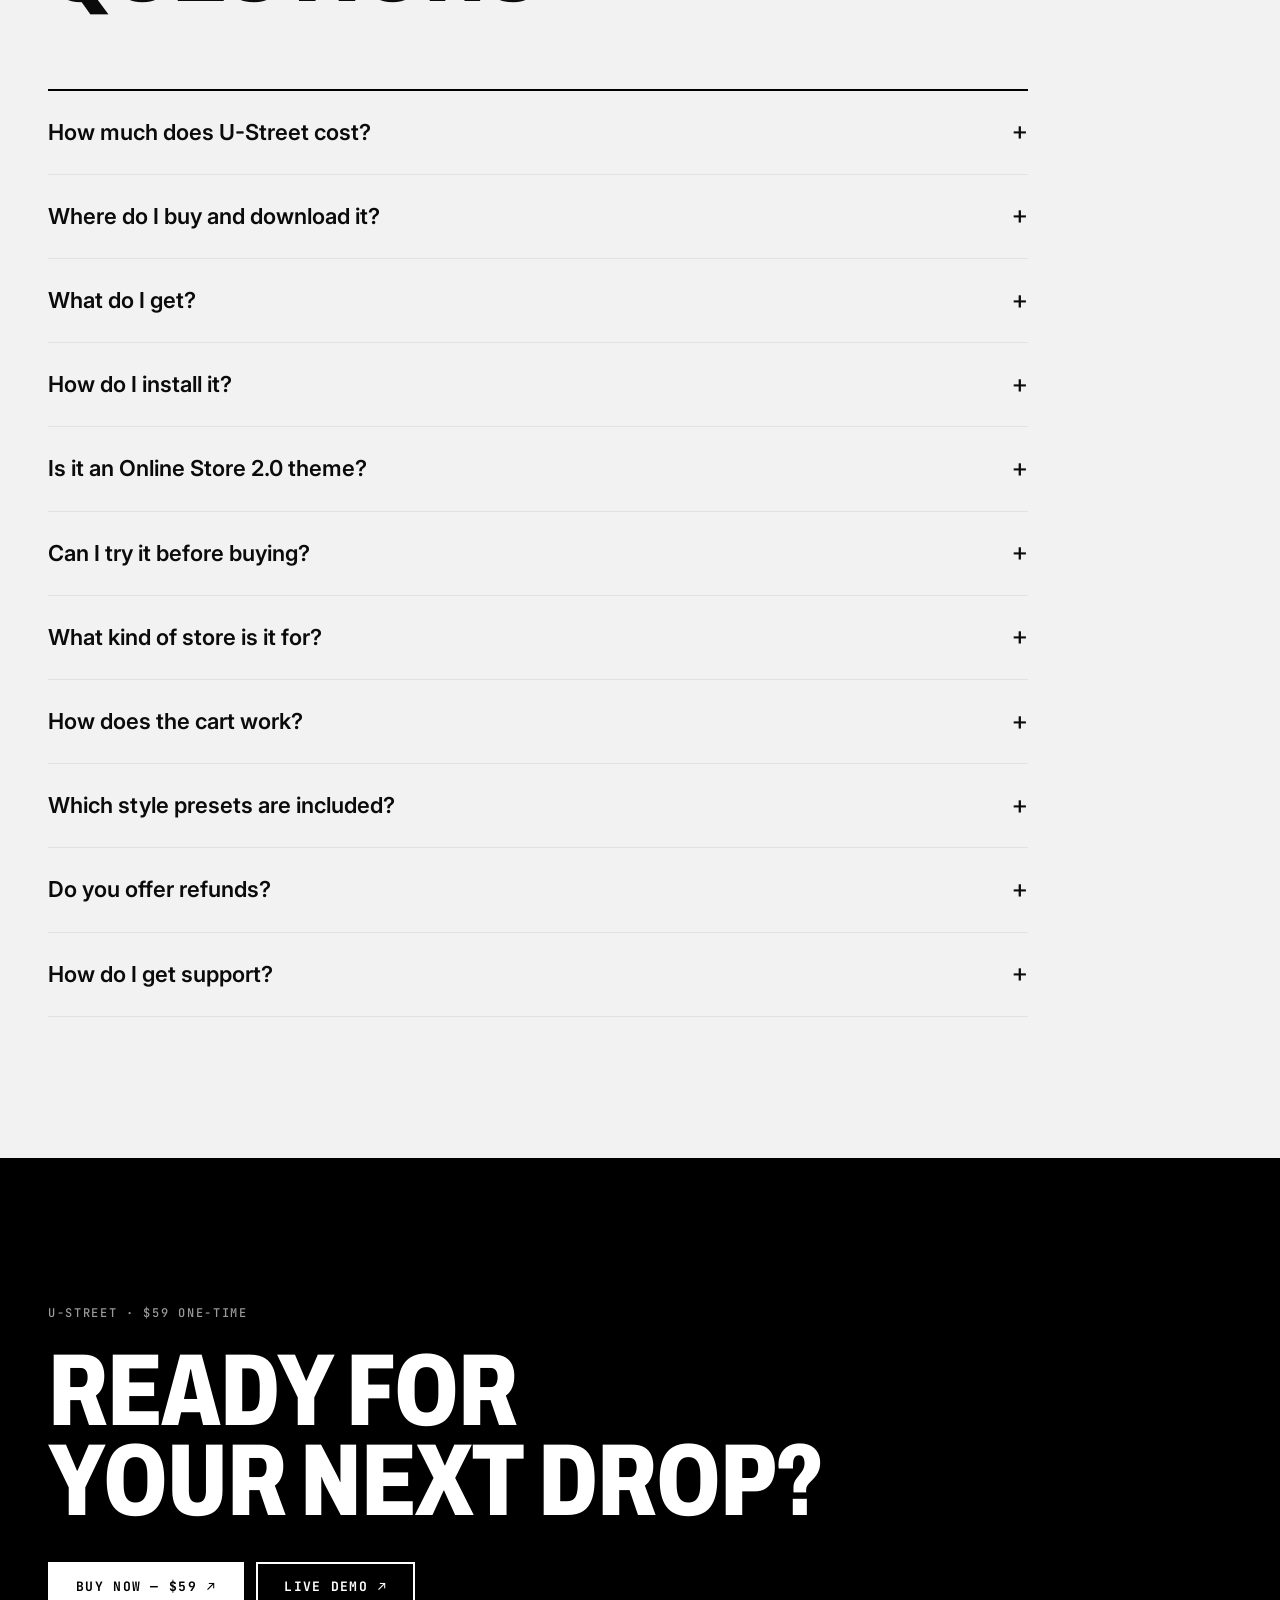
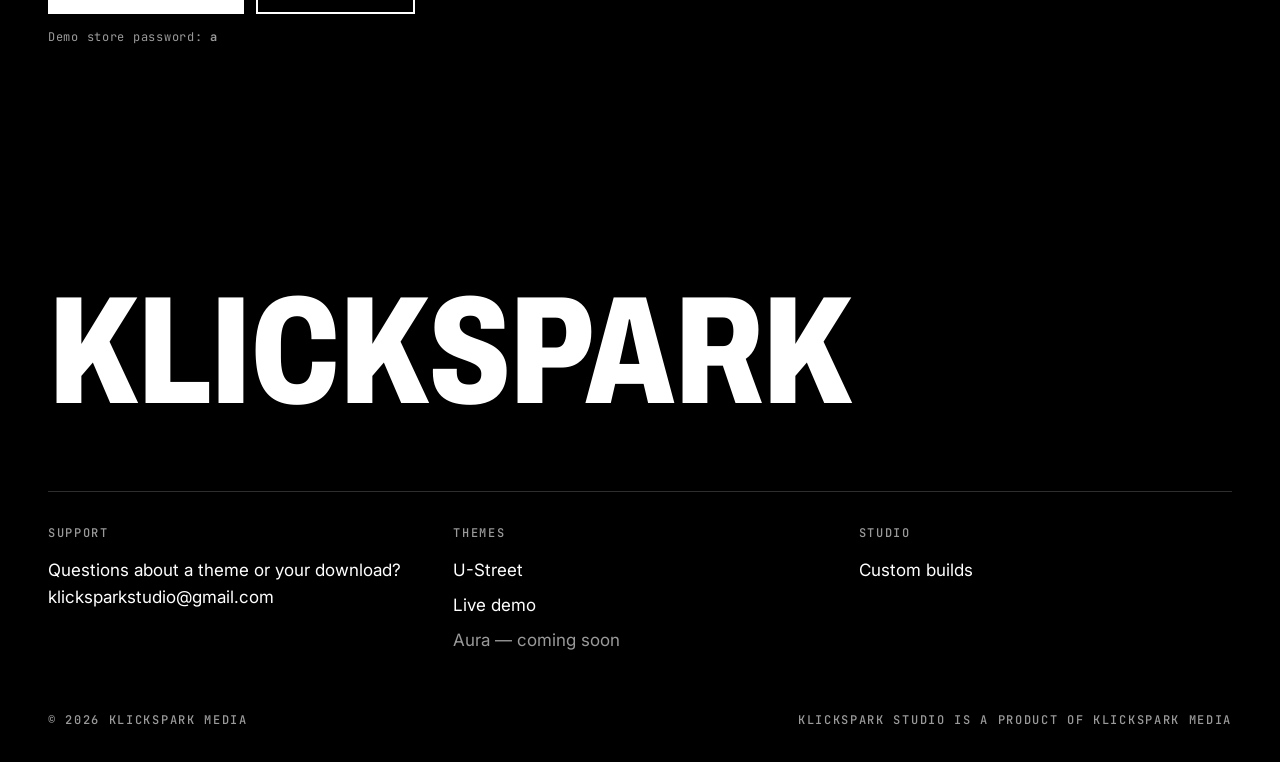
<file: u-street.html>
<!DOCTYPE html>
<html lang="en">
<head>
  <meta charset="UTF-8">
  <meta name="viewport" content="width=device-width, initial-scale=1">
  <title>U-Street — Shopify Theme for Streetwear Stores | KlickSpark Studio</title>
  <meta name="description" content="U-Street is a mobile-first Online Store 2.0 Shopify theme for streetwear, clothing and sneaker stores. 20 sections, 3 style presets, drop countdown, quick view and popup cart. $59 one-time.">
  <link rel="canonical" href="https://klicksparkmedia.com/u-street.html">
  <meta name="theme-color" content="#000000">

  <meta property="og:type" content="product">
  <meta property="og:site_name" content="KlickSpark Studio">
  <meta property="og:title" content="U-Street — Shopify Theme for Streetwear Stores">
  <meta property="og:description" content="Online Store 2.0 theme with 20 sections, 3 style presets and a drop countdown. $59, one-time.">
  <meta property="og:url" content="https://klicksparkmedia.com/u-street.html">
  <meta property="og:image" content="https://klicksparkmedia.com/assets/ustreet/hero-crop.jpg">
  <meta property="og:image:width" content="1200">
  <meta property="og:image:height" content="900">
  <meta property="og:image:alt" content="The U-Street Shopify theme shown on laptop and phone screens">
  <meta name="twitter:card" content="summary_large_image">

  <link rel="icon" href="favicon.svg" type="image/svg+xml">
  <link rel="preconnect" href="https://fonts.googleapis.com">
  <link rel="preconnect" href="https://fonts.gstatic.com" crossorigin>
  <link href="https://fonts.googleapis.com/css2?family=Archivo:wdth,wght@62..125,400..900&family=Inter:wght@400;500;600;700&family=JetBrains+Mono:wght@400;500;700&display=swap" rel="stylesheet">
  <link rel="stylesheet" href="styles.css">
</head>
<body>
  <a class="skip-link" href="#main">Skip to content</a>

  <header class="site-header">
    <div class="wrap site-header__inner">
      <a href="index.html" class="brand" aria-label="KlickSpark Studio home">
        <span class="brand__mark" aria-hidden="true">KS</span>
        <span>KlickSpark <span class="brand__sub">Studio</span></span>
      </a>
      <button class="nav-toggle" type="button" aria-expanded="false" aria-controls="site-nav" aria-label="Open menu"><span></span></button>
      <nav class="site-nav" id="site-nav" aria-label="Primary">
        <ul class="site-nav__links">
          <li><a href="index.html#themes">Themes</a></li>
          <li><a href="index.html#custom">Custom builds</a></li>
          <li><a href="#support">Support</a></li>
        </ul>
        <a href="https://klickspark.gumroad.com/l/trmpjd" class="btn btn--sm" target="_blank" rel="noopener">Buy — $59<span class="sr-only"> (opens Gumroad in a new tab)</span></a>
      </nav>
    </div>
  </header>

  <main id="main">

    <!-- ============ HERO + BUY ============ -->
    <section class="p-hero on-dark" aria-labelledby="p-title">
      <div class="wrap">
        <p class="p-hero__crumbs label"><a href="index.html#themes">Themes</a> / U-Street</p>
        <div class="p-hero__grid">
          <div>
            <h1 id="p-title" class="display h-xl" style="margin-bottom:28px">U-Street</h1>
            <p class="lead" style="margin-bottom:36px">A Shopify theme for streetwear, clothing and sneaker stores. Online Store 2.0, mobile-first, with a drop countdown built for launches.</p>
            <img class="p-hero__img" src="assets/ustreet/hero-crop.jpg" width="1200" height="900"
                 alt="The U-Street theme on a laptop and a phone, showing a black streetwear storefront"
                 fetchpriority="high">
          </div>

          <aside class="buy" id="buy" aria-labelledby="buy-title">
            <h2 id="buy-title" class="label">Buy U-Street</h2>
            <div class="buy__price">
              <span class="display buy__amount">$59</span>
              <span class="label buy__terms">One-time · Instant download</span>
            </div>

            <div class="buy__stack">
              <a href="https://klickspark.gumroad.com/l/trmpjd" class="btn" target="_blank" rel="noopener">Buy now — $59 <span class="arrow" aria-hidden="true">↗</span><span class="sr-only">(opens Gumroad in a new tab)</span></a>
            </div>
            <p class="note muted buy__secure">Secure checkout via Gumroad · instant download</p>

            <p class="buy__soon label">Other stores</p>
            <div class="buy__stack buy__stack--alt">
              <!-- TODO: swap for an <a> with the Lemon Squeezy product URL when live -->
              <span class="btn btn--sm btn--outline" aria-disabled="true">Lemon Squeezy · Coming soon</span>
              <!-- TODO: swap for an <a> with the Etsy listing URL when live -->
              <span class="btn btn--sm btn--outline" aria-disabled="true">Etsy · Coming soon</span>
            </div>

            <p class="buy__or label">Try it first</p>
            <a href="https://klickspark.myshopify.com" class="btn btn--outline" style="width:100%" target="_blank" rel="noopener">Live demo <span class="arrow" aria-hidden="true">↗</span><span class="sr-only">(opens in a new tab)</span></a>
            <p class="note muted">Demo store password: <strong>a</strong></p>

            <ul class="buy__list">
              <li>Theme .zip, ready to upload to Shopify</li>
              <li>Install guide</li>
              <li>Email support</li>
            </ul>
          </aside>
        </div>
      </div>
    </section>

    <!-- ============ GALLERY ============ -->
    <section class="section" id="gallery" aria-labelledby="gallery-title">
      <div class="wrap">
        <div class="section-head">
          <div>
            <span class="label">01 — Gallery</span>
            <h2 id="gallery-title" class="display h-lg">A closer look</h2>
          </div>
          <p class="lead muted">Select any image to view it larger.</p>
        </div>

        <div class="gallery">
          <figure class="gallery__item--wide">
            <a href="assets/ustreet/02-three-styles.jpg" data-lightbox data-caption="Three style presets">
              <img src="assets/ustreet/02-three-styles.jpg" width="1600" height="1200" loading="lazy"
                   alt="U-Street shown in its three style presets: Street Black, Concrete and Varsity">
            </a>
            <figcaption><span class="label">01</span> Three style presets</figcaption>
          </figure>
          <figure>
            <a href="assets/ustreet/03-homepage.jpg" data-lightbox data-caption="Homepage">
              <img src="assets/ustreet/03-homepage.jpg" width="1600" height="1200" loading="lazy"
                   alt="U-Street homepage layout">
            </a>
            <figcaption><span class="label">02</span> Homepage</figcaption>
          </figure>
          <figure>
            <a href="assets/ustreet/04-drop-countdown.jpg" data-lightbox data-caption="Drop countdown">
              <img src="assets/ustreet/04-drop-countdown.jpg" width="1600" height="1200" loading="lazy"
                   alt="Drop countdown section counting down to a product launch">
            </a>
            <figcaption><span class="label">03</span> Drop countdown</figcaption>
          </figure>
          <figure>
            <a href="assets/ustreet/05-product-page.jpg" data-lightbox data-caption="Product page">
              <img src="assets/ustreet/05-product-page.jpg" width="1600" height="1200" loading="lazy"
                   alt="U-Street product page">
            </a>
            <figcaption><span class="label">04</span> Product page</figcaption>
          </figure>
          <figure>
            <a href="assets/ustreet/07-quick-view.jpg" data-lightbox data-caption="Quick view">
              <img src="assets/ustreet/07-quick-view.jpg" width="1600" height="1200" loading="lazy"
                   alt="Quick view opened from a product card">
            </a>
            <figcaption><span class="label">05</span> Quick view</figcaption>
          </figure>
          <figure class="gallery__item--wide">
            <a href="assets/ustreet/08-twenty-sections.jpg" data-lightbox data-caption="20 sections">
              <img src="assets/ustreet/08-twenty-sections.jpg" width="1600" height="1200" loading="lazy"
                   alt="Overview of the 20 sections included in U-Street">
            </a>
            <figcaption><span class="label">06</span> 20 sections</figcaption>
          </figure>
          <figure>
            <a href="assets/ustreet/09-mobile-first.jpg" data-lightbox data-caption="Mobile-first">
              <img src="assets/ustreet/09-mobile-first.jpg" width="1600" height="1200" loading="lazy"
                   alt="U-Street mobile layouts on phone screens">
            </a>
            <figcaption><span class="label">07</span> Mobile-first</figcaption>
          </figure>
          <figure>
            <a href="assets/ustreet/10-whats-included.jpg" data-lightbox data-caption="What's included">
              <img src="assets/ustreet/10-whats-included.jpg" width="1600" height="1200" loading="lazy"
                   alt="What's included with U-Street: theme zip and install guide">
            </a>
            <figcaption><span class="label">08</span> What's included</figcaption>
          </figure>
        </div>
      </div>
    </section>

    <!-- ============ FEATURES ============ -->
    <section class="section section--grey" id="features" aria-labelledby="features-title">
      <div class="wrap">
        <div class="section-head">
          <div>
            <span class="label">02 — Features</span>
            <h2 id="features-title" class="display h-lg">What it does</h2>
          </div>
        </div>
        <ul class="feature-list">
          <li><h3 class="display">Online Store 2.0</h3><p>Built on Shopify's Online Store 2.0, so you edit everything with sections in the theme editor.</p></li>
          <li><h3 class="display">20 sections</h3><p>Twenty sections to build your homepage and pages.</p></li>
          <li><h3 class="display">Drop countdown</h3><p>A countdown section for product launches, made for limited releases.</p></li>
          <li><h3 class="display">Quick view</h3><p>Preview a product right from its product card.</p></li>
          <li><h3 class="display">Popup cart</h3><p>A small popup cart appears when a shopper adds to bag.</p></li>
          <li><h3 class="display">Mobile-first layout</h3><p>Designed for phones first, then scaled up to desktop.</p></li>
          <li><h3 class="display">3 style presets</h3><p>Street Black, Concrete and Varsity.</p></li>
          <li><h3 class="display">For streetwear</h3><p>Made for streetwear, clothing and sneaker stores.</p></li>
        </ul>
      </div>
    </section>

    <!-- ============ PRESETS ============ -->
    <section class="section section--dark on-dark" id="presets" aria-labelledby="presets-title">
      <div class="wrap">
        <div class="section-head">
          <div>
            <span class="label">03 — Presets</span>
            <h2 id="presets-title" class="display h-lg">Three styles</h2>
          </div>
          <p class="lead muted">Start from a preset, then adjust in the theme editor.</p>
        </div>
        <ul class="presets">
          <li class="preset">
            <div class="preset__swatches" aria-hidden="true">
              <span style="background:#FFFFFF"></span><span style="background:#000000"></span>
            </div>
            <div class="preset__body">
              <h3 class="display h-sm">Street Black</h3>
              <p class="preset__codes label"><span>#FFFFFF</span><span>#000000</span></p>
            </div>
          </li>
          <li class="preset">
            <div class="preset__swatches" aria-hidden="true">
              <span style="background:#EFEBE4"></span><span style="background:#1C1B19"></span>
            </div>
            <div class="preset__body">
              <h3 class="display h-sm">Concrete</h3>
              <p class="preset__codes label"><span>#EFEBE4</span><span>#1C1B19</span></p>
            </div>
          </li>
          <li class="preset">
            <div class="preset__swatches" aria-hidden="true">
              <span style="background:#FAFAF7"></span><span style="background:#10213F"></span><span style="background:#C8102E"></span>
            </div>
            <div class="preset__body">
              <h3 class="display h-sm">Varsity</h3>
              <p class="preset__codes label"><span>#FAFAF7</span><span>#10213F</span><span>#C8102E</span></p>
            </div>
          </li>
        </ul>
      </div>
    </section>

    <!-- ============ INCLUDED ============ -->
    <section class="section" id="included" aria-labelledby="included-title">
      <div class="wrap included">
        <div>
          <span class="label">04 — What's included</span>
          <h2 id="included-title" class="display h-lg" style="margin:20px 0 40px">In the download</h2>
          <ol class="included__list">
            <li>
              <span class="label">01</span>
              <div><strong>Theme .zip</strong><span class="muted">Upload it to Shopify as-is. Do not unzip it.</span></div>
            </li>
            <li>
              <span class="label">02</span>
              <div><strong>Install guide</strong><span class="muted">Step-by-step instructions to get the theme running in your store.</span></div>
            </li>
            <li>
              <span class="label">03</span>
              <div><strong>Email support</strong><span class="muted"><a href="mailto:klicksparkstudio@gmail.com">klicksparkstudio@gmail.com</a></span></div>
            </li>
          </ol>
        </div>
        <img src="assets/ustreet/10-whats-included.jpg" width="1600" height="1200" loading="lazy"
             alt="U-Street download contents: theme zip file and install guide">
      </div>
    </section>

    <!-- ============ FAQ ============ -->
    <section class="section section--grey" id="faq" aria-labelledby="faq-title">
      <div class="wrap">
        <div class="section-head">
          <div>
            <span class="label">05 — FAQ</span>
            <h2 id="faq-title" class="display h-lg">Questions</h2>
          </div>
        </div>
        <div class="faq">
          <details>
            <summary>How much does U-Street cost?</summary>
            <div><p>$59, one-time. No subscription.</p></div>
          </details>
          <details>
            <summary>Where do I buy and download it?</summary>
            <div><p>Checkout is on <a href="https://klickspark.gumroad.com/l/trmpjd" target="_blank" rel="noopener">Gumroad<span class="sr-only"> (opens in a new tab)</span></a>. The download is instant: grab the theme .zip from your Gumroad receipt email or your Gumroad library at any time.</p></div>
          </details>
          <details>
            <summary>What do I get?</summary>
            <div><p>The theme .zip file plus an install guide.</p></div>
          </details>
          <details>
            <summary>How do I install it?</summary>
            <div><p>Upload the .zip to Shopify as-is. Do not unzip it first. The included install guide walks you through each step.</p></div>
          </details>
          <details>
            <summary>Is it an Online Store 2.0 theme?</summary>
            <div><p>Yes. U-Street is built for Online Store 2.0 and comes with 20 sections.</p></div>
          </details>
          <details>
            <summary>Can I try it before buying?</summary>
            <div><p>Yes. Open the <a href="https://klickspark.myshopify.com" target="_blank" rel="noopener">live demo<span class="sr-only"> (opens in a new tab)</span></a> and enter the store password <strong>a</strong>.</p></div>
          </details>
          <details>
            <summary>What kind of store is it for?</summary>
            <div><p>Streetwear, clothing and sneaker stores. The drop countdown section is built for product launches.</p></div>
          </details>
          <details>
            <summary>How does the cart work?</summary>
            <div><p>When a shopper adds to bag, a small popup cart confirms the item. Product cards also have quick view.</p></div>
          </details>
          <details>
            <summary>Which style presets are included?</summary>
            <div><p>Three: Street Black, Concrete and Varsity.</p></div>
          </details>
          <details>
            <summary>Do you offer refunds?</summary>
            <div><p>Refunds within 14 days for defective files.</p></div>
          </details>
          <details>
            <summary>How do I get support?</summary>
            <div><p>Email us at <a href="mailto:klicksparkstudio@gmail.com">klicksparkstudio@gmail.com</a>.</p></div>
          </details>
        </div>
      </div>
    </section>

    <!-- ============ CTA ============ -->
    <section class="section section--dark on-dark cta-band" aria-labelledby="cta-title">
      <div class="wrap">
        <span class="label muted">U-Street · $59 one-time</span>
        <h2 id="cta-title" class="display h-lg" style="margin-top:20px">Ready for<br>your next drop?</h2>
        <div class="btn-row">
          <a href="https://klickspark.gumroad.com/l/trmpjd" class="btn" target="_blank" rel="noopener">Buy now — $59 <span class="arrow" aria-hidden="true">↗</span><span class="sr-only">(opens Gumroad in a new tab)</span></a>
          <a href="https://klickspark.myshopify.com" class="btn btn--outline" target="_blank" rel="noopener">Live demo <span class="arrow" aria-hidden="true">↗</span><span class="sr-only">(opens in a new tab)</span></a>
        </div>
        <p class="note muted">Demo store password: <strong>a</strong></p>
      </div>
    </section>

  </main>

  <footer class="site-footer on-dark" id="support">
    <div class="wrap">
      <p class="display site-footer__big" aria-hidden="true">KlickSpark</p>
      <div class="site-footer__grid">
        <div>
          <h2 class="label">Support</h2>
          <p>Questions about a theme or your download?</p>
          <p><a href="mailto:klicksparkstudio@gmail.com">klicksparkstudio@gmail.com</a></p>
        </div>
        <div>
          <h2 class="label">Themes</h2>
          <ul>
            <li><a href="u-street.html" aria-current="page">U-Street</a></li>
            <li><a href="https://klickspark.myshopify.com" target="_blank" rel="noopener">Live demo<span class="sr-only"> (opens in a new tab)</span></a></li>
            <li><span class="muted">Aura — coming soon</span></li>
          </ul>
        </div>
        <div>
          <h2 class="label">Studio</h2>
          <ul>
            <li><a href="index.html#custom">Custom builds</a></li>
          </ul>
        </div>
      </div>
      <div class="site-footer__base label">
        <span>© 2026 KlickSpark Media</span>
        <span>KlickSpark Studio is a product of KlickSpark Media</span>
      </div>
    </div>
  </footer>

  <dialog class="lightbox on-dark" aria-label="Image viewer">
    <img alt="">
    <div class="lightbox__bar">
      <p class="lightbox__caption label"></p>
      <button type="button" class="btn btn--sm btn--outline lightbox__close">Close</button>
    </div>
  </dialog>

  <script src="main.js" defer></script>
</body>
</html>
</file>
<file: styles.css>
/* KlickSpark Studio — shared styles
   Strictly black / white / greys. */

:root {
  --black: #000;
  --ink: #0b0b0b;
  --g900: #141414;
  --g800: #1f1f1f;
  --g700: #2e2e2e;
  --g500: #6b6b6b;   /* 5.3:1 on white */
  --g400: #9a9a9a;   /* 7.4:1 on black */
  --g300: #c4c4c4;
  --g200: #e2e2e2;
  --g100: #f2f2f2;
  --white: #fff;

  --display: 'Archivo', 'Arial Narrow', Arial, sans-serif;
  --body: 'Inter', system-ui, -apple-system, 'Segoe UI', Roboto, Arial, sans-serif;
  --mono: 'JetBrains Mono', ui-monospace, SFMono-Regular, Menlo, monospace;

  --wrap: 1320px;
  --gutter: clamp(20px, 4vw, 48px);
  --section: clamp(80px, 11vw, 160px);
  --header-h: 68px;
}

*, *::before, *::after { box-sizing: border-box; }

html { -webkit-text-size-adjust: 100%; scroll-behavior: smooth; scroll-padding-top: calc(var(--header-h) + 16px); }
@media (prefers-reduced-motion: reduce) { html { scroll-behavior: auto; } }

body {
  margin: 0;
  background: var(--white);
  color: var(--ink);
  font-family: var(--body);
  font-size: 17px;
  line-height: 1.6;
  -webkit-font-smoothing: antialiased;
  overflow-x: hidden;
}

img { display: block; max-width: 100%; height: auto; }
a { color: inherit; }
h1, h2, h3, h4, p, ul, ol, dl, figure { margin: 0; }
ul, ol { padding: 0; list-style: none; }

:focus { outline: none; }
:focus-visible {
  outline: 3px solid currentColor;
  outline-offset: 3px;
}
.on-dark :focus-visible, .on-dark:focus-visible { outline-color: var(--white); }

.skip-link {
  position: absolute; left: 12px; top: -60px; z-index: 200;
  background: var(--black); color: var(--white);
  padding: 10px 16px; font-weight: 600; text-decoration: none;
  outline: 2px solid var(--white);
}
.skip-link:focus { top: 12px; }

.sr-only {
  position: absolute !important; width: 1px; height: 1px; padding: 0; margin: -1px;
  overflow: hidden; clip: rect(0 0 0 0); white-space: nowrap; border: 0;
}

.wrap { width: 100%; max-width: var(--wrap); margin: 0 auto; padding: 0 var(--gutter); }

/* ---------- Type ---------- */
.label {
  font-family: var(--mono);
  font-size: 12px;
  font-weight: 500;
  letter-spacing: .14em;
  text-transform: uppercase;
}
.display {
  font-family: var(--display);
  font-weight: 800;
  font-stretch: 75%;
  font-variation-settings: 'wdth' 75;
  text-transform: uppercase;
  letter-spacing: -.01em;
  line-height: .88;
  overflow-wrap: break-word;
}
.h-xl { font-size: clamp(56px, 13vw, 200px); }
.h-lg { font-size: clamp(44px, 8vw, 120px); }
.h-md { font-size: clamp(34px, 5vw, 68px); }
.h-sm { font-size: clamp(26px, 3vw, 36px); line-height: .95; }
.lead { font-size: clamp(18px, 1.6vw, 21px); line-height: 1.5; max-width: 34em; }
.muted { color: var(--g500); }
.on-dark .muted { color: var(--g400); }

/* ---------- Buttons ---------- */
.btn {
  display: inline-flex; align-items: center; justify-content: center; gap: 10px;
  min-height: 52px; padding: 0 26px;
  font-family: var(--mono); font-size: 13px; font-weight: 700;
  letter-spacing: .1em; text-transform: uppercase; text-decoration: none;
  border: 2px solid var(--black);
  background: var(--black); color: var(--white);
  cursor: pointer;
  transition: background .2s, color .2s, border-color .2s;
}
.btn:hover { background: var(--white); color: var(--black); }
.btn--outline { background: transparent; color: var(--black); }
.btn--outline:hover { background: var(--black); color: var(--white); }

.on-dark .btn { background: var(--white); color: var(--black); border-color: var(--white); }
.on-dark .btn:hover { background: transparent; color: var(--white); }
.on-dark .btn--outline { background: transparent; color: var(--white); }
.on-dark .btn--outline:hover { background: var(--white); color: var(--black); }

.btn--sm { min-height: 42px; padding: 0 18px; font-size: 12px; }
.btn .arrow { transition: transform .2s; }
.btn:hover .arrow { transform: translateX(3px); }

.btn[aria-disabled="true"],
.btn[aria-disabled="true"]:hover {
  background: var(--g100); color: var(--g500); border-color: var(--g200);
  cursor: not-allowed; pointer-events: none;
}

.btn-row { display: flex; flex-wrap: wrap; gap: 12px; }
.note { font-family: var(--mono); font-size: 12px; letter-spacing: .06em; margin-top: 14px; }

/* ---------- Header ---------- */
.site-header {
  position: sticky; top: 0; z-index: 100;
  background: rgba(255,255,255,.94);
  -webkit-backdrop-filter: blur(10px); backdrop-filter: blur(10px);
  border-bottom: 1px solid var(--g200);
}
.site-header__inner {
  display: flex; align-items: center; justify-content: space-between; gap: 24px;
  height: var(--header-h);
}
.brand {
  display: inline-flex; align-items: center; gap: 10px;
  text-decoration: none; font-family: var(--display); font-weight: 800;
  font-size: 20px; letter-spacing: -.01em; text-transform: uppercase;
  font-variation-settings: 'wdth' 85;
}
.brand__mark {
  display: inline-grid; place-items: center;
  width: 32px; height: 32px; background: var(--black); color: var(--white);
  font-size: 14px; letter-spacing: -.02em;
}
.brand__sub { color: var(--g500); font-weight: 500; }

.site-nav { display: flex; align-items: center; gap: 36px; }
.site-nav__links { display: flex; gap: 32px; }
.site-nav__links a {
  font-family: var(--mono); font-size: 13px; font-weight: 500;
  letter-spacing: .1em; text-transform: uppercase; text-decoration: none;
  padding: 6px 0; background: linear-gradient(currentColor, currentColor) no-repeat 0 100% / 0 2px;
  transition: background-size .25s;
}
.site-nav__links a:hover, .site-nav__links a[aria-current="page"] { background-size: 100% 2px; }

.nav-toggle {
  display: none;
  width: 44px; height: 44px; padding: 0; border: 0; background: none; cursor: pointer;
  position: relative;
}
.nav-toggle span, .nav-toggle span::before, .nav-toggle span::after {
  position: absolute; left: 10px; width: 24px; height: 2px; background: var(--black);
  transition: transform .2s, top .2s, opacity .2s;
}
.nav-toggle span { top: 21px; }
.nav-toggle span::before, .nav-toggle span::after { content: ''; left: 0; }
.nav-toggle span::before { top: -7px; }
.nav-toggle span::after { top: 7px; }
.is-open .nav-toggle span { background: transparent; }
.is-open .nav-toggle span::before { top: 0; transform: rotate(45deg); }
.is-open .nav-toggle span::after { top: 0; transform: rotate(-45deg); }

@media (max-width: 820px) {
  .js .nav-toggle { display: block; }
  .js .site-nav {
    position: absolute; top: var(--header-h); left: 0; right: 0;
    flex-direction: column; align-items: stretch; gap: 0;
    background: var(--white); border-bottom: 1px solid var(--g200);
    padding: 8px var(--gutter) 24px;
    display: none;
  }
  .js .is-open .site-nav { display: flex; }
  .js .site-nav__links { flex-direction: column; gap: 0; }
  .js .site-nav__links a { display: block; padding: 16px 0; border-bottom: 1px solid var(--g200); font-size: 14px; background: none; }
  .js .site-nav .btn { margin-top: 20px; }
  /* No-JS fallback: keep links visible, compact */
  html:not(.js) .site-header__inner { height: auto; flex-wrap: wrap; padding: 12px 0; }
  html:not(.js) .site-nav { flex-wrap: wrap; gap: 16px; }
  html:not(.js) .site-nav__links { gap: 16px; flex-wrap: wrap; }
}

/* ---------- Sections ---------- */
.section { padding: var(--section) 0; }
#themes { padding-top: clamp(40px, 5.5vw, 80px); }
.section--dark { background: var(--black); color: var(--white); }
.section--grey { background: var(--g100); }
.section-head {
  display: grid; grid-template-columns: 1fr; gap: 24px;
  margin-bottom: clamp(40px, 6vw, 80px);
}
@media (min-width: 900px) {
  .section-head { grid-template-columns: 1.2fr 1fr; align-items: end; gap: 48px; }
}
.section-head .label { display: block; margin-bottom: 20px; }
.rule { border: 0; border-top: 2px solid currentColor; margin: 0; }

/* ---------- Hero (home) ---------- */
.hero { background: var(--black); color: var(--white); padding: clamp(56px, 8vw, 110px) 0 0; overflow: hidden; }
.hero__top {
  display: flex; justify-content: space-between; align-items: center; gap: 16px; flex-wrap: wrap;
  padding-bottom: 28px; border-bottom: 1px solid var(--g700); margin-bottom: clamp(32px, 5vw, 56px);
}
.hero__title { margin-bottom: clamp(28px, 4vw, 48px); }
.hero__title .outline {
  color: transparent; -webkit-text-stroke: 2px var(--white);
}
.hero__body {
  display: grid; gap: 32px; grid-template-columns: 1fr;
  margin-bottom: clamp(48px, 6vw, 80px);
}
@media (min-width: 900px) {
  .hero__body { grid-template-columns: 1fr auto; align-items: end; gap: 64px; }
}
.hero__media { position: relative; border-top: 1px solid var(--g700); }
.hero__media img { width: 100%; }
.hero__tag {
  position: absolute; left: var(--gutter); top: 20px;
  background: var(--white); color: var(--black); padding: 8px 12px;
}

/* ---------- Theme grid ---------- */
.theme-grid {
  display: grid; gap: 2px; grid-template-columns: 1fr;
  background: var(--black); border: 2px solid var(--black);
}
@media (min-width: 760px) { .theme-grid { grid-template-columns: repeat(2, 1fr); } }
@media (min-width: 1100px) { .theme-grid { grid-template-columns: 1fr 1fr; } }

.theme-card {
  position: relative; display: flex; flex-direction: column;
  background: var(--white); min-height: 100%;
}
@media (min-width: 760px) and (max-width: 1099px) { .theme-card--feature { grid-column: 1 / -1; } }
.theme-card__media { overflow: hidden; background: var(--black); aspect-ratio: 4 / 3; }
.theme-card__media img { width: 100%; height: 100%; object-fit: cover; transition: transform .6s cubic-bezier(.2,.7,.2,1); }
/* Hero is wider than the card. Keep the logo and headline, which sit on the left. */
.theme-card__media--pace img { object-position: left center; transform-origin: left center; }
.theme-card--feature:hover .theme-card__media img { transform: scale(1.03); }
.theme-card__body { padding: clamp(22px, 3vw, 32px); display: flex; flex-direction: column; gap: 14px; flex: 1; }
.theme-card__row { display: flex; justify-content: space-between; align-items: baseline; gap: 16px; }
.theme-card__price { font-family: var(--display); font-weight: 800; font-size: 32px; font-variation-settings: 'wdth' 80; }
.theme-card__link { text-decoration: none; }
.theme-card__link::after { content: ''; position: absolute; inset: 0; }
.theme-card__link:focus-visible { outline: none; }
.theme-card:has(.theme-card__link:focus-visible) { outline: 3px solid var(--black); outline-offset: 4px; z-index: 1; }
.theme-card__actions { position: relative; z-index: 1; margin-top: auto; padding-top: 8px; align-items: center; }
.theme-card__actions .theme-card__cta { margin-top: 0; padding-top: 0; }
.theme-card__cta { margin-top: auto; padding-top: 8px; font-family: var(--mono); font-size: 13px; font-weight: 700; letter-spacing: .1em; text-transform: uppercase; }
.tags { display: flex; flex-wrap: wrap; gap: 6px; }
.tag {
  font-family: var(--mono); font-size: 11px; letter-spacing: .1em; text-transform: uppercase;
  border: 1px solid var(--g300); padding: 4px 8px;
}

.placeholder {
  aspect-ratio: 4 / 3; display: grid; place-items: center; position: relative; overflow: hidden;
  background: var(--g100);
}
.placeholder--dark { background: var(--g900); color: var(--white); }
.placeholder__word { font-size: clamp(64px, 9vw, 120px); }
.placeholder--light .placeholder__word { color: transparent; -webkit-text-stroke: 1.5px var(--black); }
.placeholder__badge {
  position: absolute; top: 16px; left: 16px;
  background: var(--black); color: var(--white); padding: 6px 10px;
}
.placeholder--dark .placeholder__badge { background: var(--white); color: var(--black); }
.placeholder__plus { font-family: var(--display); font-weight: 300; font-size: clamp(80px, 10vw, 140px); line-height: 1; }

/* ---------- Why / features grid ---------- */
.why-grid { display: grid; grid-template-columns: 1fr; border-top: 2px solid currentColor; }
@media (min-width: 700px) { .why-grid { grid-template-columns: repeat(2, 1fr); } }
@media (min-width: 1100px) { .why-grid { grid-template-columns: repeat(3, 1fr); } }
.why-item {
  padding: 32px 0 40px; border-bottom: 1px solid var(--g700);
  display: grid; grid-template-columns: auto 1fr; gap: 6px 20px;
}
.section:not(.section--dark) .why-item { border-bottom-color: var(--g200); }
@media (min-width: 700px) { .why-item { padding-right: 40px; } }
.why-item__num { grid-row: span 2; color: var(--g400); padding-top: 6px; }
.section:not(.section--dark) .why-item__num { color: var(--g500); }
.why-item h3 { font-size: clamp(24px, 2.4vw, 30px); }
.why-item p { font-size: 16px; }

/* ---------- Custom builds ---------- */
.builds {
  display: grid; gap: 40px; grid-template-columns: 1fr;
  border: 2px solid var(--black); padding: clamp(28px, 5vw, 64px);
}
@media (min-width: 900px) { .builds { grid-template-columns: 1.3fr 1fr; align-items: end; gap: 64px; } }
.builds__list li {
  display: flex; gap: 14px; padding: 14px 0; border-bottom: 1px solid var(--g200); font-size: 16px;
}
.builds__list li::before { content: '—'; font-weight: 700; }

/* ---------- Footer ---------- */
.site-footer { background: var(--black); color: var(--white); padding: clamp(56px, 8vw, 96px) 0 32px; }
.site-footer__big { font-size: clamp(48px, 12vw, 180px); margin-bottom: clamp(40px, 6vw, 72px); overflow-wrap: anywhere; }
.site-footer__grid {
  display: grid; gap: 32px; grid-template-columns: 1fr;
  padding-top: 32px; border-top: 1px solid var(--g700);
}
@media (min-width: 760px) { .site-footer__grid { grid-template-columns: repeat(3, 1fr); } }
.site-footer h2 { color: var(--g400); margin-bottom: 14px; }
.site-footer li { margin-bottom: 8px; }
.site-footer a { text-decoration: none; overflow-wrap: anywhere; }
.site-footer a:hover { text-decoration: underline; text-underline-offset: 4px; }
.site-footer__base {
  display: flex; flex-wrap: wrap; justify-content: space-between; gap: 12px;
  margin-top: 48px; color: var(--g400);
}

/* ---------- Theme page: hero ---------- */
.p-hero { padding: clamp(48px, 7vw, 96px) 0 clamp(48px, 6vw, 80px); background: var(--black); color: var(--white); }
.p-hero__crumbs { margin-bottom: 32px; color: var(--g400); }
.p-hero__crumbs a { text-decoration: none; color: var(--white); }
.p-hero__crumbs a:hover { text-decoration: underline; }
.p-hero__grid { display: grid; gap: 40px; grid-template-columns: 1fr; }
@media (min-width: 1000px) { .p-hero__grid { grid-template-columns: 1.15fr 1fr; gap: 64px; align-items: end; } }
.p-hero__img { border: 1px solid var(--g700); }

/* Buy box (light card inside dark hero: reset on-dark styles) */
.on-dark .buy .btn { background: var(--black); color: var(--white); border-color: var(--black); }
.on-dark .buy .btn:hover { background: var(--white); color: var(--black); }
.on-dark .buy .btn--outline { background: transparent; color: var(--black); }
.on-dark .buy .btn--outline:hover { background: var(--black); color: var(--white); }
.on-dark .buy .btn[aria-disabled="true"] { background: transparent; color: var(--g500); border: 1px solid var(--g200); }
.on-dark .buy .muted { color: var(--g500); }
.on-dark .buy :focus-visible { outline-color: var(--black); }
.buy {
  background: var(--white); color: var(--black);
  padding: clamp(24px, 3.5vw, 40px);
}
.buy__price { display: flex; align-items: baseline; gap: 14px; flex-wrap: wrap; margin: 6px 0 4px; }
.buy__amount { font-size: clamp(64px, 8vw, 104px); }
.buy__terms { color: var(--g500); }
.buy__stack { display: grid; gap: 10px; margin-top: 24px; }
.buy__stack .btn { width: 100%; }
.buy__soon {
  display: flex; align-items: center; gap: 10px;
  margin-top: 24px; padding-top: 20px; border-top: 1px solid var(--g200);
}
.buy__soon { color: var(--g500); }
.buy__secure { text-align: center; margin-top: 10px; }
.buy__stack--alt { grid-template-columns: 1fr 1fr; gap: 8px; margin: 12px 0 24px; }
.buy__stack--alt .btn { min-height: 38px; padding: 0 10px; font-size: 11px; }
@media (max-width: 420px) { .buy__stack--alt { grid-template-columns: 1fr; } }
.buy__or { text-align: center; color: var(--g500); margin: 6px 0; }
.buy__list { margin-top: 22px; font-size: 15px; }
.buy__list li { padding: 6px 0; display: flex; gap: 10px; }
.buy__list li::before { content: '✓'; font-weight: 700; }

/* ---------- Gallery ---------- */
.gallery { display: grid; gap: 16px; grid-template-columns: 1fr; }
@media (min-width: 760px) { .gallery { grid-template-columns: repeat(2, 1fr); gap: 20px; } }
.gallery__item--wide { grid-column: 1 / -1; }
.gallery figure { display: flex; flex-direction: column; gap: 12px; }
.gallery a { display: block; overflow: hidden; background: var(--black); }
.gallery img { width: 100%; transition: transform .5s cubic-bezier(.2,.7,.2,1); }
.gallery a:hover img { transform: scale(1.025); }
.gallery figcaption { display: flex; gap: 12px; align-items: baseline; }
.gallery figcaption .label { color: var(--g500); }

/* Lightbox */
.lightbox {
  border: 0; padding: 0; background: transparent; max-width: min(1600px, 94vw); width: 100%;
  color: var(--white);
}
.lightbox::backdrop { background: rgba(0,0,0,.92); }
.lightbox img { width: 100%; max-height: 82vh; object-fit: contain; }
.lightbox__bar { display: flex; justify-content: space-between; align-items: center; gap: 16px; margin-top: 12px; }
.lightbox__close { color: var(--white); }

/* ---------- Features list ---------- */
.feature-list { display: grid; grid-template-columns: 1fr; border-top: 2px solid var(--black); }
@media (min-width: 800px) { .feature-list { grid-template-columns: repeat(2, 1fr); column-gap: 48px; } }
.feature-list li { padding: 26px 0; border-bottom: 1px solid var(--g200); }
.feature-list h3 { font-size: clamp(22px, 2.2vw, 28px); margin-bottom: 8px; }
.feature-list p { color: var(--g500); font-size: 16px; }

/* ---------- Presets ---------- */
.presets { display: grid; gap: 20px; grid-template-columns: 1fr; }
@media (min-width: 800px) { .presets { grid-template-columns: repeat(3, 1fr); } }
.preset { border: 1px solid var(--g700); }
.preset__swatches { display: flex; height: 160px; }
.preset__swatches span { flex: 1; border-right: 1px solid var(--g700); }
.preset__swatches span:last-child { border-right: 0; }
.preset__body { padding: 22px; }
.preset__body h3 { margin-bottom: 12px; }
.preset__codes { display: flex; flex-wrap: wrap; gap: 8px 16px; color: var(--g400); }

/* ---------- Included ---------- */
.included { display: grid; gap: 40px; grid-template-columns: 1fr; }
@media (min-width: 900px) { .included { grid-template-columns: 1fr 1fr; align-items: center; gap: 64px; } }
.included__list li {
  display: grid; grid-template-columns: 56px 1fr; gap: 16px; align-items: baseline;
  padding: 22px 0; border-bottom: 1px solid var(--g200);
}
.included__list li:first-child { border-top: 2px solid var(--black); }
.included__list strong { display: block; font-size: 19px; margin-bottom: 4px; }

/* ---------- FAQ ---------- */
.faq { border-top: 2px solid var(--black); max-width: 980px; }
.faq details { border-bottom: 1px solid var(--g200); }
.faq summary {
  list-style: none; cursor: pointer;
  display: flex; justify-content: space-between; align-items: center; gap: 24px;
  padding: 24px 0; font-size: clamp(18px, 1.8vw, 22px); font-weight: 600;
}
.faq summary::-webkit-details-marker { display: none; }
.faq summary::after {
  content: '+'; font-family: var(--mono); font-size: 26px; font-weight: 400; line-height: 1;
  transition: transform .2s; flex: none;
}
.faq details[open] summary::after { transform: rotate(45deg); }
.faq details > div { padding: 0 0 26px; color: var(--g500); max-width: 46em; }
.faq details > div a { color: var(--black); }

/* ---------- CTA band ---------- */
.cta-band { text-align: left; }
.cta-band .btn-row { margin-top: 36px; }

/* ---------- Reveal ---------- */
.js [data-reveal] { opacity: 0; transform: translateY(24px); transition: opacity .7s ease, transform .7s cubic-bezier(.2,.7,.2,1); }
.js [data-reveal].is-visible { opacity: 1; transform: none; }
@media (prefers-reduced-motion: reduce) {
  .js [data-reveal] { opacity: 1; transform: none; transition: none; }
  *, *::before, *::after { transition: none !important; }
}

/* ---------- Small screens ---------- */
@media (max-width: 480px) {
  body { font-size: 16px; }
  .btn-row .btn { flex: 1 1 100%; }
  .hero__title .outline { -webkit-text-stroke-width: 1.5px; }
  .brand__sub { display: none; }
}
</file>
